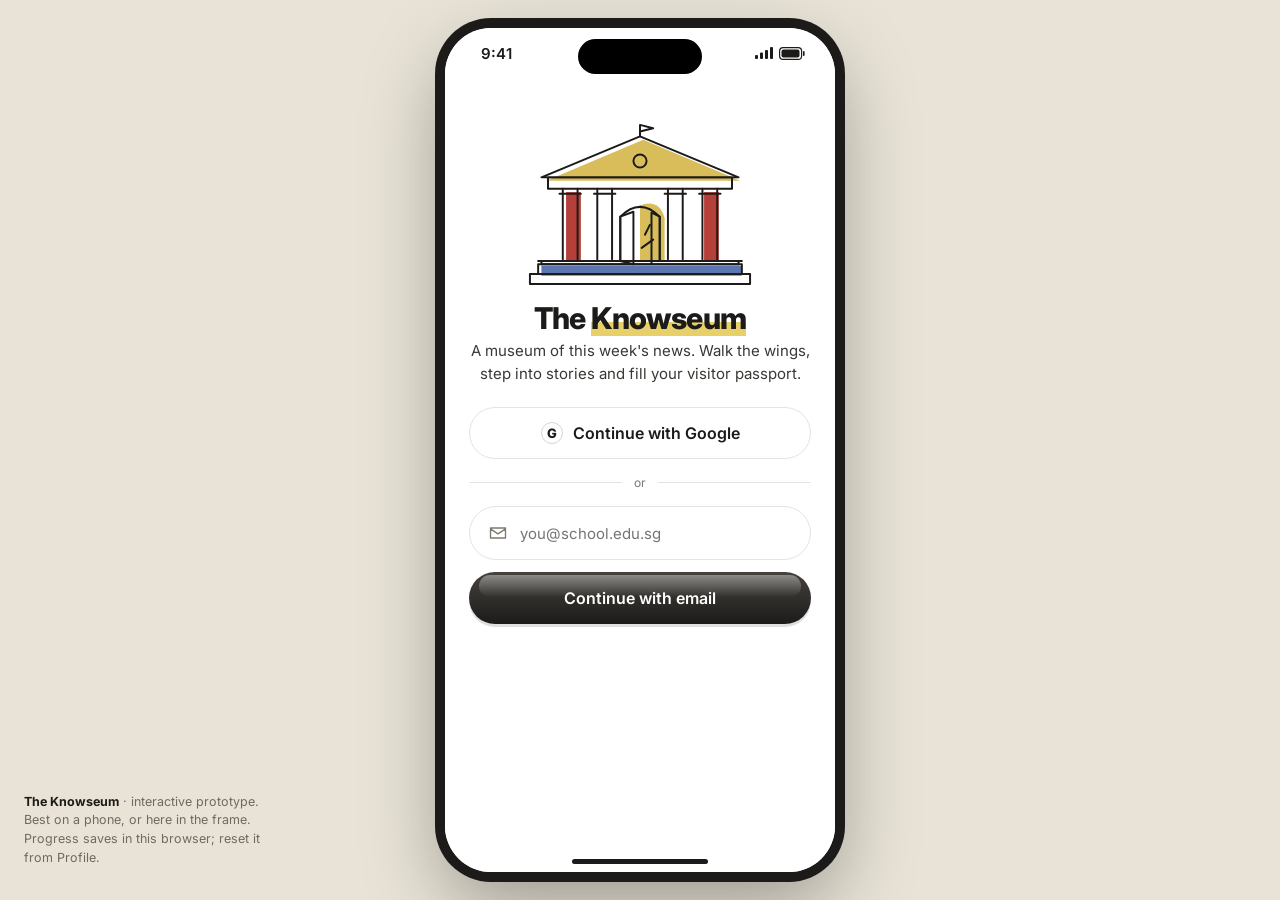
<file: index.html>
<!doctype html>
<html lang="en">
<head>
<meta charset="utf-8">
<meta name="viewport" content="width=device-width, initial-scale=1">
<title>The Knowseum</title>
<meta http-equiv="refresh" content="0; url=app/">
<link rel="canonical" href="app/">
<script>location.replace('app/' + location.search + location.hash);</script>
</head>
<body style="font-family:system-ui,sans-serif;padding:24px">
<p>Opening <a href="app/">The Knowseum</a>…</p>
<p style="color:#777;font-size:14px">Looking for the earlier web build? It's <a href="old/">here</a>.</p>
</body>
</html>
</file>
<file: app/css/app.css>
/* Knowseum — mobile web app
   Look: round-2 Knowseum (Inter, ink, mustard, paper) + iOS patterns,
   with scribble / ASCII / Y2K accents and the Higgsfield Van Gogh badges and travel stamps. */
:root {
  --ink: #1c1b19; --body: #3a3834; --mute: #7d7972; --line: #e6e4de; --grey: #f0efea; --bg: #ffffff;
  --paper: #fbf6e8; --paper-line: #e0d6bd; --paper-ink: #8a7a52;
  --acc: #e7cf6a; --acc-d: #d8bd5a; --green: #2e9a58; --green-t: #e2f4e8; --green-d: #1f6e3f;
  --red: #d6544b; --red-t: #fbe3e0; --blue: #2f86f6; --blue-d: #1a68d8; --in-grey: #e9e9eb;
  --night: #1f2f6b; --wing: #2c7a7b; --wing-t: #d3e8e6;
  --sans: 'Inter', -apple-system, 'SF Pro Text', 'Helvetica Neue', Arial, sans-serif;
  --mono: 'JetBrains Mono', ui-monospace, 'Courier New', monospace;
  --spring: cubic-bezier(.34, 1.56, .64, 1);
  --ease: cubic-bezier(.22, .61, .36, 1);
  color-scheme: light;
}
* { box-sizing: border-box; -webkit-tap-highlight-color: transparent; }
html, body { height: 100%; }
body { margin: 0; background: #e8e3d6; color: var(--ink); font-family: var(--sans); font-size: 15px; overflow: hidden; }
button { font: inherit; color: inherit; background: none; border: 0; padding: 0; cursor: pointer; }
button:focus-visible, [tabindex]:focus-visible, input:focus-visible { outline: 3px solid var(--acc-d); outline-offset: 2px; }
img { max-width: 100%; display: block; }
.mono { font-family: var(--mono); }

/* ---------- device shell: phone frame on desktop, full screen on phones ---------- */
.stage { height: 100%; display: grid; place-items: center; padding: 16px; }
.device { position: relative; width: 390px; height: min(844px, calc(100vh - 32px)); background: var(--bg); border-radius: 46px; overflow: hidden;
  box-shadow: 0 0 0 10px #1c1b19, 0 30px 80px rgba(0,0,0,.35); isolation: isolate; }
.side-note { position: fixed; left: 24px; bottom: 20px; max-width: 260px; font-size: 12.5px; line-height: 1.5; color: #6f6a5f; }
.side-note b { color: var(--ink); }
@media (max-width: 500px) {
  .stage { padding: 0; }
  .device { width: 100%; height: 100%; border-radius: 0; box-shadow: none; }
  .side-note { display: none; }
}
.statusbar { position: absolute; inset: 0 0 auto 0; height: 50px; z-index: 50; display: flex; align-items: center; justify-content: space-between;
  padding: 0 30px 0 36px; font-weight: 600; font-size: 15px; pointer-events: none; }
.statusbar.dark { color: #fff; }
.statusbar .island { position: absolute; left: 50%; top: 11px; width: 124px; height: 35px; margin-left: -62px; background: #000; border-radius: 18px; }
.statusbar .icons { display: flex; gap: 6px; align-items: center; }
@media (max-width: 500px) { .statusbar { display: none; } }

/* ---------- screens + transitions ---------- */
.screen { position: absolute; inset: 0; overflow-y: auto; overflow-x: hidden; background: var(--bg); padding-top: 50px; scrollbar-width: none; }
.screen::-webkit-scrollbar { display: none; }
@media (max-width: 500px) { .screen { padding-top: env(safe-area-inset-top, 0px); } }
.screen.has-tabs { padding-bottom: 96px; }
.enter-fwd { animation: inFwd .42s var(--ease) both; }
.exit-fwd { animation: outFwd .36s var(--ease) both; }
.enter-back { animation: inBack .42s var(--ease) both; }
.exit-back { animation: outBack .36s var(--ease) both; }
.enter-up { animation: inUp .5s var(--ease) both; }
.exit-down { animation: outDown .36s var(--ease) both; }
.enter-fade { animation: fadeIn .35s ease both; }
.exit-fade { animation: fadeOut .3s ease both; }
@keyframes inFwd { from { transform: translateX(100%); } to { transform: none; } }
@keyframes outFwd { to { transform: translateX(-28%); opacity: .4; } }
@keyframes inBack { from { transform: translateX(-28%); opacity: .4; } to { transform: none; opacity: 1; } }
@keyframes outBack { to { transform: translateX(100%); } }
@keyframes inUp { from { transform: translateY(100%); } to { transform: none; } }
@keyframes outDown { to { transform: translateY(100%); } }
@keyframes fadeIn { from { opacity: 0; } }
@keyframes fadeOut { to { opacity: 0; } }

/* ---------- shared pieces ---------- */
.topbar { display: flex; align-items: center; justify-content: space-between; gap: 10px; padding: 12px 16px 6px; min-height: 60px; }
.topbar .ttl { text-align: center; flex: 1; min-width: 0; }
.topbar .ttl b { display: block; font-size: 17px; }
.topbar .ttl span { font-size: 12px; color: var(--mute); }
.round { width: 40px; height: 40px; border-radius: 50%; background: var(--grey); display: grid; place-items: center; flex: none; transition: transform .2s var(--spring); }
.round:active { transform: scale(.88); }
.round.white { background: #fff; box-shadow: 0 2px 6px rgba(0,0,0,.12); }
.spacer40 { width: 40px; flex: none; }
.h1 { font-size: 27px; font-weight: 800; letter-spacing: -.02em; margin: 0; }
.label { font-size: 10.5px; font-weight: 700; letter-spacing: .12em; text-transform: uppercase; color: var(--mute); }
.pad { padding: 0 16px; }
.btn { display: flex; align-items: center; justify-content: center; gap: 10px; width: 100%; height: 52px; border-radius: 26px; font-weight: 600; font-size: 16px;
  transition: transform .18s var(--spring), filter .2s; position: relative; overflow: hidden; }
.btn:active { transform: scale(.96); }
.btn.ink { background: linear-gradient(#46433e, #1c1b19); color: #fff; box-shadow: 0 3px 0 rgba(0,0,0,.12); }
.btn.acc { background: linear-gradient(#f6e49a, #d8bd5a); color: var(--ink); border: 1.4px solid var(--ink); }
.btn.blue { background: linear-gradient(#5aa4ff, #1a68d8); color: #fff; }
.btn.line { background: #fff; border: 1.4px solid var(--line); }
.btn.ink::after, .btn.acc::after, .btn.blue::after { content: ''; position: absolute; left: 10px; right: 10px; top: 3px; height: 42%; border-radius: 20px;
  background: linear-gradient(rgba(255,255,255,.7), rgba(255,255,255,0)); opacity: .55; pointer-events: none; }
.btn[disabled] { opacity: .45; pointer-events: none; }
.chip { display: inline-flex; align-items: center; gap: 6px; height: 34px; padding: 0 14px; border-radius: 17px; background: var(--grey); font-size: 13px; font-weight: 600; }
.chip.on { background: var(--ink); color: #fff; }
.chrome { background: linear-gradient(#fff 0%, #d9dce3 38%, #9ea4b1 52%, #e9ebf0 62%, #b9bec9 100%); border: 1.4px solid var(--ink); }
.holo { background: linear-gradient(135deg, #ffd9f2, #dce3ff 35%, #d2faee 68%, #fff2c2); }
.paper { background: var(--paper); border: 1.2px solid var(--paper-line); border-radius: 18px; position: relative; overflow: hidden; }
.paper::before { content: ''; position: absolute; inset: 0; pointer-events: none; opacity: .9;
  background-image: repeating-radial-gradient(ellipse at 50% -40%, transparent 0 14px, rgba(231,220,192,.55) 14px 15px); }
.paper > * { position: relative; }
.wob { border: 1.6px solid var(--ink); border-radius: 22px 18px 24px 19px / 19px 24px 18px 22px; }
.toast { position: absolute; left: 16px; right: 16px; bottom: 104px; z-index: 80; background: var(--ink); color: #fff; padding: 13px 16px; border-radius: 16px;
  font-size: 13.5px; font-weight: 600; display: flex; gap: 10px; align-items: center; animation: toastIn .4s var(--spring) both; }
.toast.out { animation: fadeOut .3s ease both; }
@keyframes toastIn { from { transform: translateY(20px) scale(.95); opacity: 0; } }
.sparkle { position: absolute; width: 18px; height: 18px; pointer-events: none; animation: twinkle 1.6s ease-in-out infinite; }
@keyframes twinkle { 0%, 100% { transform: scale(.7) rotate(0); opacity: .6; } 50% { transform: scale(1.1) rotate(20deg); opacity: 1; } }
.pop { animation: pop .5s var(--spring) both; }
@keyframes pop { from { transform: scale(.6); opacity: 0; } }
.rise { animation: rise .5s var(--ease) both; }
@keyframes rise { from { transform: translateY(14px); opacity: 0; } }
.stagger > * { animation: rise .5s var(--ease) both; }
.stagger > *:nth-child(2) { animation-delay: .05s; } .stagger > *:nth-child(3) { animation-delay: .1s; } .stagger > *:nth-child(4) { animation-delay: .15s; }
.stagger > *:nth-child(5) { animation-delay: .2s; } .stagger > *:nth-child(6) { animation-delay: .25s; } .stagger > *:nth-child(7) { animation-delay: .3s; }
.ascii { font-family: var(--mono); font-size: 11px; font-weight: 700; color: var(--mute); letter-spacing: .04em; }

/* ---------- tab bar ---------- */
.tabbar { position: absolute; left: 0; right: 0; bottom: 0; height: 88px; background: rgba(255,255,255,.96); border-top: 1px solid var(--line);
  display: grid; grid-template-columns: repeat(4, 1fr); z-index: 40; padding-bottom: env(safe-area-inset-bottom, 0px); backdrop-filter: blur(10px); }
.tabbar button { display: flex; flex-direction: column; align-items: center; gap: 4px; padding-top: 12px; font-size: 11px; color: #a29e96; font-weight: 500; }
.tabbar button.on { color: var(--ink); font-weight: 700; }
.tabbar button.on::after { content: ''; width: 5px; height: 5px; border-radius: 50%; background: var(--acc-d); }
.tabbar svg { transition: transform .25s var(--spring); }
.tabbar button:active svg { transform: scale(.85); }
.home-ind { position: absolute; left: 50%; bottom: 8px; width: 136px; height: 5px; margin-left: -68px; border-radius: 3px; background: var(--ink); z-index: 90; pointer-events: none; }
@media (max-width: 500px) { .home-ind { display: none; } }

/* ---------- onboarding ---------- */
.onb { min-height: 100%; display: flex; flex-direction: column; padding: 24px 24px 40px; }
.facade { width: 230px; margin: 18px auto 6px; animation: float 4s ease-in-out infinite; }
@keyframes float { 50% { transform: translateY(-6px); } }
.brand { text-align: center; font-size: 30px; font-weight: 800; letter-spacing: -.02em; margin: 6px 0 4px; }
.brand em { font-style: normal; background: linear-gradient(transparent 62%, var(--acc) 62%); }
.sub { text-align: center; color: var(--body); line-height: 1.5; margin: 0 0 22px; }
.field { display: flex; align-items: center; gap: 10px; height: 54px; border: 1.4px solid var(--line); border-radius: 27px; padding: 0 18px; background: #fff; transition: border-color .2s; }
.field:focus-within { border-color: var(--ink); }
.field input { flex: 1; min-width: 0; border: 0; outline: 0; font: inherit; font-size: 15px; background: transparent; }
.or { display: flex; align-items: center; gap: 12px; color: var(--mute); font-size: 12px; margin: 16px 0; }
.or::before, .or::after { content: ''; flex: 1; height: 1px; background: var(--line); }
.hint { font-size: 12.5px; color: var(--mute); margin: 8px 6px 0; min-height: 18px; }
.hint.bad { color: var(--red); } .hint.good { color: var(--green); }
.sugg { display: flex; flex-wrap: wrap; gap: 8px; margin-top: 12px; }
.welcome-list { display: grid; gap: 10px; margin: 18px 0 26px; }
.welcome-list div { display: flex; gap: 12px; align-items: center; background: var(--paper); border: 1px solid var(--paper-line); border-radius: 16px; padding: 12px 14px; font-size: 14px; line-height: 1.4; }
.welcome-list .ic { width: 34px; height: 34px; border-radius: 10px; background: #fff; display: grid; place-items: center; flex: none; border: 1px solid var(--paper-line); }

/* ---------- make your look ---------- */
.look-stage { margin: 4px 16px 12px; height: 270px; border-radius: 24px; background: var(--paper); border: 1.2px solid var(--paper-line); display: grid; place-items: end center; position: relative; overflow: hidden; }
.look-stage img { height: 250px; transition: transform .35s var(--spring); }
.look-stage img.bump { animation: bump .45s var(--spring); }
@keyframes bump { 30% { transform: scale(1.06) translateY(-6px); } }
.seg2 { display: grid; grid-template-columns: 1fr 1fr; background: var(--grey); border-radius: 14px; padding: 4px; margin: 0 16px 14px; position: relative; }
.seg2 button { height: 38px; border-radius: 11px; font-weight: 600; font-size: 14px; position: relative; z-index: 1; transition: color .2s; }
.seg2 .knob { position: absolute; top: 4px; bottom: 4px; width: calc(50% - 4px); border-radius: 11px; background: #fff; box-shadow: 0 2px 6px rgba(0,0,0,.1); transition: transform .35s var(--spring); }
.opt-grid { display: grid; grid-template-columns: repeat(3, 1fr); gap: 10px; padding: 0 16px; }
.opt { aspect-ratio: 1; border-radius: 18px; background: var(--grey); display: grid; place-items: end center; overflow: hidden; border: 2px solid transparent; transition: transform .2s var(--spring), border-color .2s; }
.opt img { height: 92%; }
.opt.on { border-color: var(--ink); background: #fff; }
.opt:active { transform: scale(.94); }
.swatches { display: flex; gap: 12px; padding: 4px 16px 0; flex-wrap: wrap; }
.sw { width: 44px; height: 44px; border-radius: 50%; border: 3px solid #fff; box-shadow: 0 0 0 1.5px var(--line); transition: transform .2s var(--spring); }
.sw.on { box-shadow: 0 0 0 2.5px var(--ink); transform: scale(1.08); }

/* ---------- lobby ---------- */
.hello { display: flex; align-items: center; gap: 12px; padding: 14px 16px 6px; }
.hello .av { margin: 0; color: inherit; width: 52px; height: 52px; border-radius: 50%; background: var(--paper); overflow: hidden; display: grid; place-items: end center; border: 1.5px solid var(--ink); flex: none; }
.hello .av img { height: 64px; margin-bottom: -10px; }
.hello b { font-size: 18px; display: block; }
.hello span { font-size: 13px; color: var(--mute); }
.stats { display: flex; gap: 8px; padding: 6px 16px 14px; }
.stat { flex: 1; border-radius: 16px; padding: 10px 12px; background: var(--grey); }
.stat b { font-size: 18px; display: block; } .stat span { font-size: 11.5px; color: var(--mute); }
.stat.streak { background: #fff1e0; } .stat.pts { background: #fbf3d3; }
.wings { display: grid; grid-template-columns: 1fr 1fr; gap: 12px; padding: 0 16px 20px; }
.wingcard { border-radius: 20px; overflow: hidden; background: #fff; border: 1.4px solid var(--line); text-align: left; transition: transform .2s var(--spring), box-shadow .2s; position: relative; }
.wingcard:active { transform: scale(.96); }
.wingcard .art { height: 104px; background-size: cover; background-position: center; position: relative; border-bottom: 4px solid var(--c); }
.wingcard .art::after { content: ''; position: absolute; inset: 7px; border: 3px solid #d4af37; border-radius: 4px; box-shadow: inset 0 0 0 1.5px #6e5410, 0 0 0 1.5px #6e5410; }
.wingcard .txt { padding: 10px 12px 12px; }
.wingcard b { font-size: 14px; display: block; }
.wingcard span { font-size: 11.5px; color: var(--mute); }
.wingcard.locked .art { filter: blur(3px) grayscale(.6); }
.wingcard.locked .lockpill { position: absolute; top: 40px; left: 50%; transform: translateX(-50%); background: var(--ink); color: #fff; font-size: 10.5px; font-weight: 800; letter-spacing: .12em; padding: 6px 10px; border-radius: 12px; z-index: 2; }
.pips { display: flex; gap: 4px; margin-top: 8px; }
.pips i { height: 5px; flex: 1; border-radius: 3px; background: #eceae4; }
.pips i.on { background: var(--c); }

/* ---------- newsworthy wall ---------- */
.gallery { position: relative; background: #efe4d2 repeating-linear-gradient(90deg, transparent 0 5px, #e9dcc6 5px 6px); min-height: 100%; }
.gallery .floor { position: absolute; left: 0; right: 0; bottom: 0; height: 290px; background: #c9a77c repeating-linear-gradient(105deg, transparent 0 78px, #b8956a 78px 80px); border-top: 10px solid #8c6a44; }
.wall-top { position: relative; z-index: 2; display: flex; align-items: center; gap: 10px; padding: 10px 16px; }
.wall-top .ttl { flex: 1; text-align: center; }
.wall-top .ttl b { display: block; font-size: 17px; } .wall-top .ttl span { font-size: 12px; color: var(--body); }
.frame-wrap { position: relative; z-index: 2; height: 210px; display: flex; align-items: center; justify-content: center; }
.spot { position: absolute; top: -40px; width: 300px; height: 300px; background: radial-gradient(ellipse at 50% 0, rgba(255,248,220,.75), transparent 70%); pointer-events: none; }
.gilt { position: relative; padding: 14px; border-radius: 6px; background: linear-gradient(135deg, #f3dc8a, #c9a227 45%, #e9cd6e 70%, #9c7a14); box-shadow: 0 0 0 1.5px #6e5410, 0 16px 26px rgba(0,0,0,.18); }
.gilt img { width: 232px; height: 156px; object-fit: cover; border: 2px solid #5e4708; display: block; }
.gilt .crest { position: absolute; top: -9px; left: 50%; width: 46px; height: 16px; margin-left: -23px; border-radius: 46px 46px 0 0; background: #e3c25d; border: 1.4px solid #6e5410; border-bottom: 0; }
.gilt.main { animation: hang .9s var(--spring) both; transform-origin: 50% -30px; }
@keyframes hang { from { transform: rotate(-4deg) translateY(-12px); opacity: 0; } }
.peek { position: absolute; top: 58px; opacity: .9; }
.peek .gilt { padding: 7px; } .peek img { width: 140px; height: 94px; filter: blur(3px); }
.peek.l { left: -96px; } .peek.r { right: -96px; }
.peek .soon { position: absolute; inset: 0; display: grid; place-items: center; }
.peek .soon span { background: var(--ink); color: #fff; font-size: 9px; font-weight: 800; letter-spacing: .14em; padding: 5px 8px; border-radius: 10px; }
.peek.l .soon { justify-items: end; padding-right: 26px; } .peek.r .soon { justify-items: start; padding-left: 26px; }
.dots { position: relative; z-index: 2; display: flex; justify-content: center; gap: 8px; margin: 2px 0 12px; }
.dots i { width: 9px; height: 7px; border-radius: 4px; background: #b8ab94; } .dots i.on { width: 20px; background: var(--ink); }
.plaque { position: relative; z-index: 2; margin: 0 16px; background: #fff; border-radius: 16px; padding: 14px 16px 12px; box-shadow: 0 8px 22px rgba(0,0,0,.08); }
.plaque .label { color: var(--c); }
.plaque h2 { font-size: 15px; line-height: 1.32; margin: 6px 0 8px; }
.plaque .row { display: flex; justify-content: space-between; align-items: center; font-size: 11.5px; color: var(--mute); }
.plaque .row button { display: flex; gap: 6px; align-items: center; font-weight: 600; color: var(--ink); }
.acts-h { position: relative; z-index: 2; display: flex; justify-content: space-between; align-items: baseline; padding: 18px 18px 10px; }
.acts { position: relative; z-index: 2; display: grid; grid-template-columns: repeat(3, 1fr); gap: 9px; padding: 0 16px 24px; }
.act { position: relative; height: 150px; border-radius: 20px; padding: 14px 12px; text-align: left; display: flex; flex-direction: column; justify-content: flex-end; transition: transform .25s var(--spring); }
.act:active { transform: scale(.94) rotate(-1deg); }
.act b { font-size: 14px; line-height: 1.2; } .act small { font-family: var(--mono); font-size: 10.5px; margin-top: 8px; opacity: .75; }
.act.story { background: linear-gradient(#46433e, #1c1b19); color: #fff; }
.act.story .play { position: absolute; top: 14px; left: 12px; width: 36px; height: 36px; border-radius: 50%; background: rgba(255,255,255,.14); display: grid; place-items: center; }
.act.persp { background: #fff; border: 1.6px solid var(--ink); }
.act.persp .bub { position: absolute; top: 16px; left: 12px; right: 12px; height: 48px; }
.act.persp .bub i { position: absolute; border-radius: 11px; height: 22px; }
.act.quiz { background: linear-gradient(#f6e49a, #d8bd5a); border: 1.6px solid var(--ink); }
.act.quiz .q { position: absolute; top: 4px; left: 14px; font-size: 52px; font-weight: 800; }
.tick-badge { position: absolute; top: -6px; right: -6px; width: 26px; height: 26px; border-radius: 50%; background: linear-gradient(#4cc07a, #22834a); border: 1.5px solid var(--ink); display: grid; place-items: center; animation: pop .5s var(--spring) both; }
.lvpips { display: flex; gap: 3px; margin-top: 6px; } .lvpips i { width: 12px; height: 5px; border-radius: 3px; border: 1px solid var(--ink); background: #fff; } .lvpips i.on { background: var(--ink); }
.newtip { position: relative; z-index: 3; margin: -8px 16px 18px auto; width: fit-content; background: var(--ink); color: #fff; font-size: 12.5px; font-weight: 600; border-radius: 16px; padding: 8px 10px 8px 12px; display: flex; gap: 8px; align-items: center; animation: pop .5s .4s var(--spring) both; }
.newtip::before { content: ''; position: absolute; top: -7px; right: 126px; border: 8px solid transparent; border-bottom-color: var(--ink); border-top: 0; }

/* ---------- story player ---------- */
.player { position: absolute; inset: 0; background: #111; padding: 0 !important; overflow: hidden; }
.player img { position: absolute; inset: 0; width: 100%; height: 100%; object-fit: cover; object-position: top; }
.player img.in { animation: storyIn .35s var(--ease) both; }
@keyframes storyIn { from { opacity: 0; transform: scale(1.02); } }

/* ---------- perspectives (Messages) ---------- */
.msgs { background: #fff; }
.msgs .nav { position: sticky; top: 0; z-index: 5; background: rgba(249,249,249,.96); backdrop-filter: blur(12px); border-bottom: .5px solid #c6c6c8; padding: 8px 10px 8px; display: grid; grid-template-columns: 70px 1fr 70px; align-items: center; }
.msgs .nav .back { color: var(--blue); display: flex; align-items: center; gap: 2px; font-size: 17px; }
.msgs .nav .who { text-align: center; }
.stack { display: flex; justify-content: center; margin-bottom: 4px; }
.av { width: 31px; height: 31px; border-radius: 50%; display: grid; place-items: center; color: #fff; font-weight: 700; font-size: 11.5px; border: 2px solid #f9f9f9; margin: 0 -5px; flex: none; position: relative; }
.msgs .who b { font-size: 12.5px; font-weight: 600; } .msgs .who span { display: block; font-size: 10.5px; color: #8e8e93; }
.msgs .count { justify-self: end; font-family: var(--mono); font-size: 11px; font-weight: 700; border: 1px solid var(--line); border-radius: 12px; padding: 4px 10px; background: #fff; }
.thread { padding: 10px 12px 160px; display: flex; flex-direction: column; }
.tstamp { text-align: center; font-size: 11.5px; color: #8e8e93; margin: 6px 0 10px; }
.from { font-size: 11.5px; color: #8e8e93; margin: 12px 0 4px 46px; } .from b { color: var(--body); margin-right: 6px; }
.row-in { display: flex; align-items: flex-end; gap: 8px; margin-bottom: 3px; }
.row-in .av { margin: 0; width: 30px; height: 30px; visibility: hidden; }
.row-in.last .av { visibility: visible; }
.bubble { max-width: 252px; padding: 8px 13px; border-radius: 18px; font-size: 15.5px; line-height: 1.33; animation: bubbleIn .42s var(--spring) both; transform-origin: bottom left; }
.bubble.in { background: var(--in-grey); color: #000; }
.bubble.out { background: linear-gradient(#5aa4ff, #1a68d8); color: #fff; align-self: flex-end; transform-origin: bottom right; margin-bottom: 3px; }
@keyframes bubbleIn { from { transform: scale(.4); opacity: 0; } }
.typing { display: inline-flex; gap: 5px; padding: 12px 16px; border-radius: 19px; background: var(--in-grey); animation: bubbleIn .3s var(--spring) both; }
.typing i { width: 8px; height: 8px; border-radius: 50%; background: #8e8e93; animation: dot 1s infinite; }
.typing i:nth-child(2) { animation-delay: .15s; } .typing i:nth-child(3) { animation-delay: .3s; }
@keyframes dot { 0%, 60%, 100% { transform: translateY(0); opacity: .45; } 30% { transform: translateY(-4px); opacity: 1; } }
.divider { text-align: center; margin: 18px 0 12px; animation: rise .5s var(--ease) both; }
.divider b { display: inline-block; font-size: 15px; margin-top: 8px; padding-bottom: 4px; background: linear-gradient(transparent 80%, var(--acc) 80%); }
.delivered { align-self: flex-end; font-size: 11.5px; color: #8e8e93; font-weight: 600; margin: 2px 4px 0; animation: fadeIn .4s .2s both; }
.msgbar { position: absolute; left: 0; right: 0; bottom: 0; z-index: 6; background: rgba(249,249,249,.97); border-top: .5px solid #c6c6c8; padding: 10px 16px 30px; }
.voices { display: grid; grid-template-columns: repeat(4, 1fr); gap: 6px; margin-bottom: 10px; }
.voices i { height: 4px; border-radius: 2px; background: #deddd8; transition: background .4s; }
.compose { display: flex; align-items: center; gap: 10px; height: 42px; border: 1px solid #d1d1d6; border-radius: 21px; padding: 0 6px 0 16px; background: #fff; color: #8e8e93; font-size: 13.5px; }
.compose .send { margin-left: auto; width: 30px; height: 30px; border-radius: 50%; background: linear-gradient(#5aa4ff, #1a68d8); display: grid; place-items: center; }

/* ---------- sheets ---------- */
.scrim { position: absolute; inset: 0; z-index: 60; background: rgba(0,0,0,.42); animation: fadeIn .3s both; }
.sheet { position: absolute; left: 0; right: 0; bottom: 0; z-index: 61; background: #fff; border-radius: 30px 30px 0 0; padding: 10px 16px 34px; animation: inUp .5s var(--spring) both; max-height: 92%; overflow-y: auto; }
.sheet.paperish { background: var(--paper); }
.sheet .grab { width: 36px; height: 5px; border-radius: 3px; background: #d1d1d6; margin: 0 auto 10px; }
.sheet.closing { animation: outDown .3s var(--ease) both; }
.scrim.closing { animation: fadeOut .3s both; }
.lvl { display: flex; align-items: center; gap: 12px; width: 100%; text-align: left; padding: 14px 16px; border-radius: 22px 18px 24px 19px / 19px 24px 18px 22px; border: 1.6px solid var(--ink); margin-bottom: 12px; transition: transform .2s var(--spring); }
.lvl:active { transform: scale(.97); }
.lvl .meta { flex: 1; } .lvl b { font-size: 22px; font-weight: 800; display: block; margin: 4px 0 2px; } .lvl small { font-size: 13px; color: var(--body); }
.lvl .best { text-align: right; } .lvl .best span { font-size: 10px; letter-spacing: .12em; font-weight: 700; color: var(--mute); display: block; } .lvl .best strong { font-size: 24px; }
.stars { display: inline-flex; gap: 3px; vertical-align: middle; }
.stars svg { width: 16px; height: 16px; }

/* ---------- quiz ---------- */
.qscreen { background: #f6f5f1 radial-gradient(#e3e0d8 1px, transparent 1.2px) 0 0 / 18px 18px; padding-bottom: 260px; }
.qtop { display: flex; align-items: center; justify-content: space-between; padding: 12px 16px 0; gap: 8px; }
.lvpill { display: inline-flex; align-items: center; gap: 8px; height: 36px; padding: 0 14px; border-radius: 18px; border: 1.4px solid var(--ink); background: #fff; font-weight: 700; font-size: 14px; }
.scorepill { display: inline-flex; align-items: center; gap: 6px; height: 36px; padding: 0 14px; border-radius: 18px; font-weight: 800; font-size: 14px; }
.scorepill.bump { animation: bump .5s var(--spring); }
.segs { display: grid; grid-template-columns: repeat(5, 1fr); gap: 6px; padding: 16px 16px 8px; }
.segs i { height: 6px; border-radius: 3px; background: #e4e2dc; transition: background .4s; } .segs i.cur { background: var(--ink); } .segs i.ok { background: var(--green); } .segs i.no { background: var(--red); }
.qmeta { display: flex; justify-content: space-between; padding: 0 16px 10px; }
.qcard { margin: 0 16px 14px; background: #fff; padding: 18px 20px 20px; box-shadow: 0 8px 20px rgba(0,0,0,.06); animation: rise .45s var(--ease) both; }
.qcard .k { font-family: var(--mono); font-size: 10.5px; font-weight: 700; color: var(--wing); }
.qcard h2 { font-size: 20px; line-height: 1.3; margin: 10px 0 0; }
.opts { display: grid; gap: 9px; padding: 0 16px; }
.opt-btn { display: flex; align-items: center; gap: 12px; min-height: 56px; padding: 10px 14px; border-radius: 18px; background: #fff; border: 1.2px solid #dad7d0; text-align: left; font-weight: 500; font-size: 15px; line-height: 1.32;
  box-shadow: 0 2px 0 rgba(0,0,0,.04); transition: transform .2s var(--spring), opacity .3s, background .3s, border-color .3s; animation: rise .45s var(--ease) both; position: relative; }
.opt-btn:nth-child(2) { animation-delay: .05s; } .opt-btn:nth-child(3) { animation-delay: .1s; } .opt-btn:nth-child(4) { animation-delay: .15s; }
.opt-btn:active { transform: scale(.97); }
.opt-btn .L { width: 30px; height: 30px; border-radius: 50%; background: var(--grey); display: grid; place-items: center; font-weight: 800; font-size: 14px; flex: none; transition: background .3s, color .3s; }
.opt-btn .mark { margin-left: auto; width: 26px; height: 26px; flex: none; }
.opt-btn.right { background: var(--green-t); border: 2px solid var(--green); font-weight: 600; }
.opt-btn.right .L { background: var(--green); color: #fff; }
.opt-btn.wrong { background: var(--red-t); border: 2px solid var(--red); animation: shake .5s ease both; }
.opt-btn.wrong .L { background: var(--red); color: #fff; }
.opt-btn.dim { opacity: .42; }
.opts.locked .opt-btn { pointer-events: none; }
@keyframes shake { 15%, 45%, 75% { transform: translateX(-7px); } 30%, 60%, 90% { transform: translateX(7px); } }
.ring { position: absolute; left: -4px; top: -7px; width: calc(100% + 8px); height: calc(100% + 14px); pointer-events: none; overflow: visible; }
.draw path { stroke-dasharray: 600; stroke-dashoffset: 600; animation: draw .6s .1s ease forwards; }
@keyframes draw { to { stroke-dashoffset: 0; } }
.feedback { position: absolute; left: 0; right: 0; bottom: 0; z-index: 30; background: #fff; border-radius: 28px 28px 0 0; padding: 18px 20px 30px; box-shadow: 0 -6px 24px rgba(0,0,0,.08); animation: inUp .45s var(--spring) both; }
.feedback .verdict { display: flex; align-items: center; gap: 12px; }
.feedback .verdict .badge { width: 42px; height: 42px; border-radius: 50%; display: grid; place-items: center; }
.feedback .verdict b { font-size: 22px; font-weight: 800; flex: 1; }
.feedback .pts { font-size: 13px; font-weight: 800; padding: 6px 12px; border-radius: 14px; color: #fff; background: linear-gradient(#4cc07a, #22834a); border: 1.2px solid var(--ink); }
.feedback p { font-size: 14.5px; line-height: 1.45; color: var(--body); margin: 6px 0 16px; }

/* ---------- results / rewards ---------- */
.res-card { margin: 8px 16px 14px; padding: 18px 16px 14px; text-align: center; box-shadow: 0 10px 26px rgba(0,0,0,.08); position: relative; }
.big { font-size: 84px; font-weight: 800; letter-spacing: -.04em; line-height: 1; margin: 12px 0 10px; }
.ptspill { display: inline-block; padding: 7px 18px; border-radius: 17px; font-weight: 800; }
.qlist { margin: 0 16px 16px; background: #fff; border: 1px solid var(--line); border-radius: 18px; }
.qlist div { display: flex; gap: 12px; align-items: center; padding: 11px 14px; font-size: 13.5px; border-top: 1px solid var(--line); }
.qlist div:first-child { border-top: 0; }
.qlist span { white-space: nowrap; overflow: hidden; text-overflow: ellipsis; min-width: 0; }
.reward { min-height: 100%; background: radial-gradient(circle at 50% 36%, #fff6d6, #e7e2ff 30%, transparent 60%), linear-gradient(135deg, #ffd9f2, #dce3ff 35%, #d2faee 68%, #fff2c2); padding-bottom: 30px; }
.reveal { position: relative; height: 330px; display: grid; place-items: center; }
.reveal .burst { position: absolute; width: 330px; height: 330px; }
.reveal .burst path { stroke-dasharray: 80; stroke-dashoffset: 80; animation: draw .5s .45s ease forwards; }
.reveal .hero { width: 250px; position: relative; z-index: 2; animation: thump .7s .15s cubic-bezier(.2, 1.4, .4, 1) both; }
@keyframes thump { 0% { transform: scale(1.9) rotate(-14deg); opacity: 0; } 55% { transform: scale(.94) rotate(2deg); opacity: 1; } 100% { transform: none; } }
.reveal .hero.spin { animation: spinIn 1s .15s var(--spring) both; }
@keyframes spinIn { from { transform: scale(.2) rotate(-200deg); opacity: 0; } }
.unlock-list { margin: 0 16px; background: #fff; padding: 14px 16px; }
.unlock-list .it { display: flex; gap: 12px; align-items: center; padding: 8px 0; border-top: 1px solid var(--line); }
.unlock-list .it:first-of-type { border-top: 0; }
.unlock-list .it img, .unlock-list .it .ph { width: 52px; height: 52px; border-radius: 14px; background: var(--grey); object-fit: contain; flex: none; display: grid; place-items: center; }
.unlock-list .it b { display: block; font-size: 15px; } .unlock-list .it small { font-size: 12px; color: var(--body); }
.unlock-list .it.locked { opacity: .5; }

/* ---------- passport ---------- */
.bearer { margin: 0 16px; padding: 14px; display: flex; gap: 14px; align-items: center; }
.bearer .photo { width: 56px; height: 68px; border-radius: 6px; border: 1.3px solid var(--ink); background: #f0e6cc; overflow: hidden; display: grid; place-items: end center; flex: none; }
.bearer .photo img { height: 80px; margin-bottom: -14px; }
.bearer b { font-size: 17px; display: block; } .bearer small { font-size: 12px; color: var(--paper-ink); display: block; margin-top: 2px; }
.bearer .pts { margin-left: auto; text-align: center; border-radius: 14px; padding: 8px 12px; }
.bearer .pts b { font-size: 17px; } .bearer .pts span { font-family: var(--mono); font-size: 9.5px; font-weight: 700; }
.sec-h { display: flex; justify-content: space-between; align-items: baseline; padding: 20px 16px 10px; }
.sec-h h3 { margin: 0; font-size: 19px; font-weight: 800; } .sec-h h3 small { font-size: 13px; color: var(--mute); font-weight: 600; margin-left: 6px; }
.sec-h button { font-size: 13.5px; font-weight: 600; display: flex; align-items: center; gap: 2px; }
.strip { margin: 0 16px; height: 168px; display: flex; align-items: center; justify-content: center; }
.strip img { width: 120px; margin: 0 -8px; filter: drop-shadow(0 2px 0 rgba(0,0,0,.05)); }
.strip .empty { color: var(--paper-ink); font-size: 13px; text-align: center; padding: 0 30px; line-height: 1.5; }
.brow { margin: 0 16px 10px; background: #fff; border: 1px solid var(--line); border-radius: 18px; padding: 12px 14px; }
.brow .h { display: flex; gap: 8px; align-items: center; font-size: 13px; font-weight: 700; margin-bottom: 10px; }
.brow .imgs { display: flex; justify-content: space-between; }
.brow .imgs img { width: 54px; height: 54px; flex: none; transition: transform .25s var(--spring); }
.wingchips { display: flex; gap: 8px; overflow-x: auto; padding: 4px 16px 14px; scrollbar-width: none; }
.wingchips::-webkit-scrollbar { display: none; }
.wingchips button { flex: none; height: 34px; padding: 0 14px; border-radius: 17px; border: 1px solid var(--line); background: #fff; font-size: 12.5px; font-weight: 600; display: flex; gap: 10px; align-items: center; transition: background .25s, color .25s; }
.wingchips button.on { background: var(--ink); color: #fff; border-color: var(--ink); }
.wingchips .n { font-family: var(--mono); font-size: 10.5px; font-weight: 700; opacity: .7; }
.wingchips button.on .n { color: var(--acc); opacity: 1; }
.page { margin: 0 16px; min-height: 560px; padding-bottom: 20px; }
.page .ph { display: flex; justify-content: space-between; padding: 16px 18px 12px; border-bottom: 1px solid var(--paper-line); }
.page .ph .label { color: var(--paper-ink); } .page .ph b { font-size: 12px; }
.slot { position: relative; height: 170px; display: flex; align-items: center; gap: 12px; padding: 0 18px; }
.slot.rev { flex-direction: row-reverse; text-align: right; }
.slot .st { width: 168px; flex: none; transition: transform .3s var(--spring); }
.slot .st:active { transform: scale(.95); }
.slot .st.new { animation: thump .7s cubic-bezier(.2, 1.4, .4, 1) both; }
.slot .cap b { display: block; font-size: 14px; font-weight: 800; } .slot .cap small { font-family: var(--mono); font-size: 11px; font-weight: 700; color: var(--paper-ink); }
.slot .cap i { display: block; width: 46px; height: 4px; border-radius: 2px; margin-top: 6px; }
.slot.rev .cap i { margin-left: auto; }
.slot .emptyslot { width: 150px; height: 140px; border: 1.8px dashed #cbbf9f; border-radius: 22px; display: grid; place-items: center; text-align: center; color: #a99c78; font-size: 12px; padding: 10px; flex: none; }
.slot .emptyslot b { display: block; font-size: 14px; }
.bcard { margin: 0 16px 14px; padding: 16px; }
.bcard .h { display: flex; align-items: center; gap: 10px; } .bcard .h b { font-size: 16px; font-weight: 800; flex: 1; } .bcard .h span { font-size: 13px; font-weight: 700; color: var(--paper-ink); }
.prog { height: 8px; border-radius: 4px; background: #ece4cf; margin: 12px 0 8px; overflow: hidden; }
.prog i { display: block; height: 100%; background: var(--acc-d); border-radius: 4px; width: 0; transition: width 1s var(--ease); }
.bgrid { display: grid; grid-template-columns: repeat(3, 1fr); gap: 6px; margin-top: 12px; }
.btile { text-align: center; position: relative; }
.btile .imgw { display: block; width: 78px; height: 78px; margin: 0 auto; position: relative; transition: transform .25s var(--spring); }
.btile:active .imgw { transform: scale(.92); }
.btile img { width: 100%; height: 100%; }
.btile b { display: block; font-size: 12px; margin-top: 4px; } .btile small { font-size: 10.5px; color: var(--mute); }
.btile.lock b { color: var(--mute); }
.btile .lk { position: absolute; left: 50%; top: 50%; width: 24px; height: 24px; margin: -12px 0 0 -12px; border-radius: 50%; background: #fff; border: 1px solid var(--line); display: grid; place-items: center; }
.btile .ringp { position: absolute; inset: -5px; }
.blist .it { width: 100%; text-align: left; display: flex; align-items: center; gap: 10px; padding: 6px 0; font-size: 13px; }
.blist img { width: 28px; height: 28px; } .blist b { font-size: 13px; } .blist span { color: var(--mute); font-size: 11.5px; }
.blist .it.lock b { color: var(--mute); }
.newtag { position: absolute; top: -4px; right: -2px; background: var(--ink); color: #fff; font-size: 9.5px; font-weight: 800; letter-spacing: .1em; padding: 4px 7px; border-radius: 9px; }

/* ---------- unlock overlay ---------- */
.night { position: absolute; inset: 0; z-index: 70; background: var(--night); color: #fff; overflow: hidden; animation: fadeIn .4s both; text-align: center; padding-top: 70px; }
.night canvas { position: absolute; inset: 0; width: 100%; height: 100%; }
.night > *:not(canvas) { position: relative; }
.night .hero { width: 250px; margin: 20px auto 6px; animation: spinIn 1.1s .2s var(--spring) both; }
.night h2 { font-size: 32px; margin: 10px 0 2px; } .night .s { color: #f6e49a; font-weight: 600; }
.night p { color: #d9def2; padding: 0 44px; line-height: 1.45; }
.night .btns { position: absolute; left: 16px; right: 16px; bottom: 36px; display: grid; grid-template-columns: 1fr 1fr; gap: 10px; }
.night .btn.line { background: transparent; color: #fff; border-color: #fff; }

/* ---------- map ---------- */
.mapwrap { position: relative; margin: 6px 16px 0; touch-action: none; }
.mapwrap .mapimg { width: 100%; border-radius: 16px; display: block; }
.me { position: absolute; width: 32px; transform: translate(-50%, -92%); transition: left .08s linear, top .08s linear; pointer-events: none; z-index: 2; }
.me img { width: 100%; filter: drop-shadow(0 4px 3px rgba(0,0,0,.25)); }
.me::after { content: ''; position: absolute; left: 8px; right: 8px; bottom: -2px; height: 8px; border-radius: 50%; background: rgba(0,0,0,.18); z-index: -1; }
.roomhit { position: absolute; border-radius: 6px; }
.roomhit.near { box-shadow: 0 0 0 3px var(--acc-d); animation: pulse 1.2s infinite; }
@keyframes pulse { 50% { box-shadow: 0 0 0 7px rgba(216,189,90,.35); } }
.joy { width: 132px; height: 132px; border-radius: 50%; margin: 22px auto 10px; background: radial-gradient(#fff 55%, #f0efea); border: 1.4px solid var(--line); position: relative; touch-action: none; box-shadow: inset 0 2px 6px rgba(0,0,0,.06); }
.joy .knob { position: absolute; left: 50%; top: 50%; width: 56px; height: 56px; margin: -28px 0 0 -28px; border-radius: 50%; background: linear-gradient(#46433e, #1c1b19); box-shadow: 0 4px 10px rgba(0,0,0,.25); }
.enterbar { margin: 0 16px; min-height: 52px; }

/* ---------- profile ---------- */
.prof { text-align: center; padding-top: 10px; }
.prof .bigav { width: 150px; height: 150px; border-radius: 50%; margin: 6px auto 10px; background: var(--paper); border: 2px solid var(--ink); overflow: hidden; display: grid; place-items: end center; }
.prof .bigav img { height: 180px; margin-bottom: -30px; }
.statgrid { display: grid; grid-template-columns: 1fr 1fr; gap: 10px; padding: 16px; }
.statgrid div { background: var(--paper); border: 1px solid var(--paper-line); border-radius: 16px; padding: 14px; text-align: left; }
.statgrid b { font-size: 22px; display: block; } .statgrid span { font-size: 12px; color: var(--paper-ink); }
.menu { margin: 0 16px; background: #fff; border: 1px solid var(--line); border-radius: 18px; overflow: hidden; }
.menu button { display: flex; align-items: center; gap: 12px; width: 100%; padding: 15px 16px; border-top: 1px solid var(--line); text-align: left; font-weight: 600; font-size: 14.5px; }
.menu button:first-child { border-top: 0; }
.menu button small { margin-left: auto; color: var(--mute); font-weight: 500; font-size: 12.5px; }
.menu button.danger { color: var(--red); }

@media (prefers-reduced-motion: reduce) {
  *, *::before, *::after { animation-duration: .01ms !important; animation-delay: 0ms !important; transition-duration: .01ms !important; }
}

/* screens with a pinned bottom bar scroll an inner layer instead */
.screen.noscroll { overflow: hidden; }
.screen.noscroll > .inner { position: absolute; inset: 0; overflow-y: auto; scrollbar-width: none; padding-top: inherit; }
.screen.noscroll > .inner::-webkit-scrollbar { display: none; }

/* ---------- make your look: tabs + tiles (Figma round 3) ---------- */
.savepill { height: 36px; padding: 0 16px; border-radius: 18px; background: var(--ink); color: #fff; font-weight: 700; font-size: 14px; }
.savepill:active { transform: scale(.95); }
.look-stage { height: 250px; }
.look-stage img { height: 236px; }
.look-stage .round { position: absolute; bottom: 12px; box-shadow: 0 2px 8px rgba(0,0,0,.12); }
.look-stage .lsh { left: 12px; } .look-stage .lpal { right: 12px; }
.ltabs { display: flex; gap: 2px; margin: 0 16px; border-bottom: 1.2px solid var(--line); }
.ltabs button { flex: 1; height: 42px; font-weight: 600; font-size: 14px; color: var(--mute); position: relative; display: inline-flex; align-items: center; justify-content: center; gap: 4px; }
.ltabs button.on { color: var(--ink); }
.ltabs button.on::after { content: ''; position: absolute; left: 18%; right: 18%; bottom: -2px; height: 6px;
  background: url("data:image/svg+xml,%3Csvg xmlns='http://www.w3.org/2000/svg' viewBox='0 0 60 6' preserveAspectRatio='none'%3E%3Cpath d='M1 4 Q15 1 30 3.5 T59 2.5' fill='none' stroke='%23d8bd5a' stroke-width='2.6' stroke-linecap='round'/%3E%3C/svg%3E") center/100% 100% no-repeat;
  animation: fadeIn .25s both; }
.lbody { padding: 16px 16px 0; animation: rise .3s var(--ease) both; }
.lgrid { display: grid; grid-template-columns: repeat(3, 1fr); gap: 10px; }
.ltile { position: relative; display: flex; flex-direction: column; align-items: center; gap: 2px; padding: 8px 6px 10px; border-radius: 16px; background: #fff;
  border: 1.4px solid var(--line); text-align: center; transform: rotate(var(--r, 0deg)); transition: transform .2s var(--spring), border-color .2s; }
.ltile:active { transform: scale(.95) rotate(var(--r, 0deg)); }
.ltile .art { width: 100%; aspect-ratio: 1; display: grid; place-items: center; border-radius: 12px; background: var(--paper); overflow: hidden; position: relative; }
.ltile .art svg { width: 82%; height: 82%; }
.ltile .art img { width: 100%; height: 100%; object-fit: cover; object-position: center 20%; }
.ltile b { font-size: 12.5px; line-height: 1.2; margin-top: 4px; }
.ltile small { font-size: 10.5px; color: var(--mute); line-height: 1.25; display: flex; flex-direction: column; align-items: center; gap: 3px; }
.ltile.sel { border: 2.2px solid var(--ink); background: #fffbea; }
.ltile.sel .art { background: #f6e9b0; }
.ltile.locked .art, .ltile.progress .art, .ltile.mystery .art { background: var(--grey); }
.ltile.locked b, .ltile.mystery b { color: var(--mute); }
.ltile .tc { position: absolute; top: 6px; right: 6px; width: 22px; height: 22px; border-radius: 50%; display: grid; place-items: center; background: #fff; box-shadow: 0 0 0 1.2px var(--line); }
.ltile .tc.sel { background: var(--ink); box-shadow: none; animation: pop .3s var(--spring); }
.ltile .tc.ok { background: var(--green); box-shadow: none; }
.ltile .myst { position: absolute; inset: 0; display: grid; place-items: center; font: 800 34px var(--mono); color: #b9b4aa; }
.minibar { width: 56px; height: 4px; border-radius: 2px; background: var(--line); overflow: hidden; display: block; }
.minibar i, .fbar em { display: block; height: 100%; background: var(--acc-d); border-radius: inherit; }
.colrow { display: flex; align-items: center; gap: 10px; margin-top: 16px; }
.colrow .label { margin-right: auto; }
.colrow .sw { width: 34px; height: 34px; }
.lnote { color: var(--mute); font-size: 13px; margin: 12px 0 0; }
.streakcard { background: var(--paper); border: 1.2px solid var(--paper-line); border-radius: 18px; padding: 14px 16px 26px; margin-bottom: 14px; }
.streakcard .top { display: flex; align-items: center; gap: 6px; }
.streakcard .top span { margin-left: auto; font-size: 12px; color: var(--paper-ink); }
.streakcard .track { position: relative; height: 4px; background: var(--paper-line); border-radius: 2px; margin: 18px 10px 0; }
.streakcard .track > i { position: absolute; left: 0; top: 0; bottom: 0; background: var(--red); border-radius: 2px; transition: width .6s var(--ease); }
.streakcard .dot { position: absolute; top: 50%; width: 12px; height: 12px; margin: -6px 0 0 -6px; border-radius: 50%; background: #fff; border: 2px solid var(--paper-line); }
.streakcard .dot.on { background: var(--red); border-color: var(--red); }
.streakcard .dot.next { border-color: var(--red); animation: pulse 1.6s infinite; }
.streakcard .dot em { position: absolute; top: 14px; left: 50%; transform: translateX(-50%); font: 600 9.5px var(--mono); color: var(--paper-ink); font-style: normal; }

/* ---------- isometric lobby + rooms ---------- */
.iso { position: relative; margin: 8px 0 6px; background: #f6f1e3; }
.iso > img { width: 100%; }
.door { position: absolute; width: 36px; height: 36px; margin: -18px 0 0 -18px; z-index: 3; }
.door .dotp { position: absolute; left: 11px; top: 11px; }
.door .dl { position: absolute; top: 7px; }
.door.L .dl { right: 26px; } .door.R .dl { left: 26px; }
.door .dl, .hot .dl { background: #fff; border: 1.4px solid var(--ink); border-radius: 12px; padding: 3px 8px; font-size: 11px; font-weight: 700; white-space: nowrap; box-shadow: 2px 2px 0 var(--ink); }
.door .dotp { width: 14px; height: 14px; border-radius: 50%; background: var(--c); border: 2px solid #fff; box-shadow: 0 0 0 1.4px var(--ink); animation: pulseC 1.8s infinite; }
@keyframes pulseC { 50% { box-shadow: 0 0 0 1.4px var(--ink), 0 0 0 7px rgba(231,207,106,.45); } }
.door:active .dl, .door.picked .dl { background: var(--acc); }
.door.picked { animation: pop .3s var(--spring); }
.walker { position: absolute; transform: translate(-50%, -97%); z-index: 2; pointer-events: none; transition: left .75s var(--ease), top .75s var(--ease), opacity .2s; }
.walker img { width: 100%; filter: drop-shadow(0 3px 2px rgba(0,0,0,.25)); }
.walker::after { content: ''; position: absolute; left: 14%; right: 14%; bottom: 0; height: 9%; border-radius: 50%; background: rgba(0,0,0,.16); z-index: -1; }
.walker.walking img { animation: bob .25s ease-in-out infinite; }
@keyframes bob { 50% { transform: translateY(-3px) rotate(2deg); } }
.walker.gone { opacity: 0; }
.hot { position: absolute; transform: translate(-50%, -50%); z-index: 3; display: grid; place-items: center; }
.hot .hring { width: 26px; height: 26px; border-radius: 50%; border: 2.5px solid #fff; background: rgba(231,207,106,.9); box-shadow: 0 0 0 1.5px var(--ink); animation: pulseC 1.6s infinite; }
.hot .dl { position: absolute; bottom: 30px; }
.hot .dl.on { background: var(--acc); }
.hot.static { pointer-events: none; } .hot.static .dl:empty { display: none; }
.wrows { display: flex; flex-direction: column; gap: 8px; padding: 10px 16px 30px; }
.wrow { display: flex; align-items: center; gap: 12px; text-align: left; padding: 10px 12px; border-radius: 16px; background: var(--t); border: 1.2px solid transparent; transition: transform .15s; }
.wrow:active { transform: scale(.98); }
.wrow .sw2 { width: 38px; height: 38px; border-radius: 12px; background: var(--c); display: grid; place-items: center; flex: none; }
.wrow .sw2 i { width: 14px; height: 18px; border-radius: 7px 7px 2px 2px; background: rgba(255,255,255,.75); }
.wrow .tx { flex: 1; min-width: 0; display: flex; flex-direction: column; }
.wrow .tx b { font-size: 14.5px; }
.wrow .tx small { color: var(--body); font-size: 12px; white-space: nowrap; overflow: hidden; text-overflow: ellipsis; }
.wrow .pips { display: flex; gap: 3px; } .wrow .pips i { width: 6px; height: 6px; border-radius: 50%; background: rgba(0,0,0,.15); } .wrow .pips i.on { background: var(--c); }
.wrow .tq { font: 700 10px var(--mono); padding: 3px 7px; border-radius: 8px; background: #fff; } .wrow .tq.done { background: var(--green); color: #fff; }
.tipcard { margin: 6px 16px 10px; padding: 14px 16px; border-radius: 18px; background: var(--ink); color: #fff; }
.tipcard .h { display: flex; align-items: center; gap: 8px; }
.tipcard .h .ic { width: 30px; height: 30px; border-radius: 10px; background: var(--acc); display: grid; place-items: center; }
.tipcard .h b { flex: 1; } .tipcard .h button { opacity: .7; padding: 4px; }
.tipcard p { margin: 8px 0 10px; color: #d9d6cf; font-size: 13.5px; line-height: 1.45; }
.tipcard .hide { font-size: 13px; font-weight: 600; color: var(--acc); }
.wallcard { display: flex; gap: 12px; align-items: center; width: calc(100% - 32px); margin: 6px 16px 12px; padding: 10px; border-radius: 18px; background: var(--t); text-align: left; transition: transform .15s; }
.wallcard:active { transform: scale(.98); }
.wallcard .thumb { width: 84px; height: 84px; border-radius: 12px; overflow: hidden; flex: none; background: #fff; border: 3px solid #c9a55a; }
.wallcard .thumb img { width: 100%; height: 100%; object-fit: cover; }
.qthumb { width: 100%; height: 100%; display: grid; place-items: center; align-content: center; font: 800 32px var(--mono); color: var(--c); }
.qthumb small { font-size: 8px; letter-spacing: .08em; }
.wallcard .tx { display: flex; flex-direction: column; gap: 4px; align-items: flex-start; }
.wallcard .tx b { font-size: 15px; }
.wallcard .mini { display: inline-flex; align-items: center; gap: 4px; background: var(--c); color: #fff; font-size: 12.5px; font-weight: 700; padding: 6px 12px; border-radius: 14px; margin-top: 2px; }
.furnish { margin: 4px 16px 34px; }
.furnish .fh { display: flex; align-items: baseline; justify-content: space-between; margin-bottom: 6px; }
.furnish .fh b { font-size: 17px; } .furnish .fh span { color: var(--mute); font-size: 13px; }
.fbar { margin-bottom: 12px; font-size: 12px; color: var(--mute); }
.fbar i { display: block; height: 5px; border-radius: 3px; background: var(--line); overflow: hidden; margin-top: 5px; }
.furnish .ltile { cursor: default; }
#topts.locked { pointer-events: none; }

/* ---------- lobby v2: museum fills the screen, wings in a drawer ---------- */
.lobbyv { position: absolute; left: 0; right: 0; top: 50px; bottom: 88px; display: flex; flex-direction: column; }
@media (max-width: 500px) { .lobbyv { top: env(safe-area-inset-top, 0px); } }
.lobbyv .hello { padding: 10px 16px 4px; }
.lobbyv .hello b { font-size: 20px; }
.museum { flex: 1; min-height: 0; position: relative; display: grid; place-items: center; overflow: hidden;
  background: radial-gradient(120% 80% at 50% 45%, #fbf6e8 0%, #f3ecd8 70%, #ece3c9 100%); }
.stagein { position: absolute; left: 50%; top: 50%; transform: translate(-50%, -50%); aspect-ratio: 390 / 300; width: 100%; flex: none; touch-action: none; user-select: none; -webkit-user-select: none; }
.stagein > img { width: 100%; pointer-events: none; }
.helpbtn { position: absolute; right: 12px; top: 10px; width: 36px; height: 36px; font: 800 16px var(--sans); box-shadow: 0 2px 8px rgba(0,0,0,.12); z-index: 5; }
.helpbtn.static { position: static; flex: none; }
.door.near .dotp { transform: scale(1.5); background: var(--acc); }
.door.near .dl { background: var(--acc); }
.door .dotp { transition: transform .2s var(--spring); }

/* hold-and-drag character */
.walker.grab, .me.grab { pointer-events: auto; touch-action: none; cursor: grab; transition: left .75s var(--ease), top .75s var(--ease), opacity .2s; }
.me.grab { transition: left .25s var(--ease), top .25s var(--ease); }
.walker.grab::before, .me.grab::before { content: ''; position: absolute; inset: -14px -16px -6px; }
.walker img, .me img { transition: transform .2s var(--spring); pointer-events: none; }
.walker.held, .me.held { cursor: grabbing; z-index: 6; }
.walker.held img, .me.held img { transform: translateY(-8px) scale(1.12) rotate(-3deg); filter: drop-shadow(0 10px 6px rgba(0,0,0,.25)); }
.walker.grab:not(.held):not(.walking) img, .me.grab:not(.held) img { animation: idle 2.4s ease-in-out infinite; }
@keyframes idle { 50% { transform: translateY(-2px); } }

/* coach tooltip that points at the character */
.coach { position: absolute; z-index: 7; transform: translate(-50%, -100%); display: flex; align-items: center; gap: 8px; width: max-content; max-width: 230px;
  padding: 8px 8px 8px 10px; border-radius: 14px; background: var(--ink); color: #fff; font-size: 12.5px; font-weight: 600; line-height: 1.3;
  box-shadow: 0 6px 16px rgba(0,0,0,.2); animation: coachIn .4s var(--spring) both; pointer-events: auto; }
.coach::after { content: ''; position: absolute; left: 50%; bottom: -6px; width: 12px; height: 12px; margin-left: -6px; background: var(--ink); transform: rotate(45deg); border-radius: 2px; }
.coach .hand { flex: none; display: grid; animation: drag 1.8s ease-in-out infinite; }
.coach button { flex: none; width: 22px; height: 22px; border-radius: 50%; background: rgba(255,255,255,.16); display: grid; place-items: center; }
.coach.bye { animation: fadeOut .25s both; }
.coach { transform: translate(-50%, 14px); }
.coach::after { bottom: auto; top: -6px; }
.held ~ .coach, .stagein.dragging .coach, .mapwrap.dragging .coach { opacity: 0; transition: opacity .15s; }
@keyframes coachIn { from { opacity: 0; transform: translate(-50%, 24px) scale(.9); } }
@keyframes drag { 0%, 100% { transform: translate(0, 0); } 35% { transform: translate(7px, -3px) scale(.92); } 70% { transform: translate(-5px, 2px) scale(.92); } }

/* wings drawer */
.wingdrawer { position: relative; z-index: 8; background: #fff; border-radius: 22px 22px 0 0; box-shadow: 0 -6px 20px rgba(0,0,0,.08); margin-top: -18px; }
.wdh { width: 100%; display: flex; align-items: center; gap: 10px; padding: 16px 18px 12px; text-align: left; position: relative; }
.wdh .grip { position: absolute; left: 50%; top: 6px; width: 38px; height: 4px; margin-left: -19px; border-radius: 2px; background: var(--line); }
.wdh .t { flex: 1; display: flex; flex-direction: column; } .wdh .t b { font-size: 16px; } .wdh .t small { color: var(--mute); font-size: 12px; }
.wdh svg { transform: rotate(-90deg); transition: transform .3s var(--spring); }
.wingdrawer.open .wdh svg { transform: rotate(90deg); }
.wdbody { display: grid; grid-template-rows: 0fr; transition: grid-template-rows .35s var(--ease); }
.wingdrawer.open .wdbody { grid-template-rows: 1fr; }
.wdinner { min-height: 0; overflow: hidden; }
.wingdrawer.open .wdinner { overflow-y: auto; max-height: 52vh; scrollbar-width: none; }
.wingdrawer .wrows { padding-bottom: 14px; }
.door.U .dl { top: auto; bottom: 28px; left: 50%; transform: translateX(-50%); }
.museum .door .dl { font-size: 11.5px; }
.wingdrawer { position: absolute; left: 0; right: 0; bottom: 0; margin-top: 0; }
.museum { margin-bottom: 46px; overflow: visible; }
.lobbyv { overflow: hidden; }
.wingdrawer.open { box-shadow: 0 -10px 40px rgba(0,0,0,.18); }

/* =================================================================== interactive story frames */
.sp-stage { position: absolute; inset: 0; overflow: hidden; }
.sp-frame { position: absolute; inset: 0; }
.sp-frame.in-r { animation: spInR .38s var(--ease) both; } .sp-frame.in-l { animation: spInL .38s var(--ease) both; } .sp-frame.in-f { animation: fadeIn .4s both; }
.sp-frame.out-l { animation: spOutL .34s var(--ease) both; } .sp-frame.out-r { animation: spOutR .34s var(--ease) both; }
@keyframes spInR { from { transform: translateX(40%); opacity: 0; } } @keyframes spInL { from { transform: translateX(-40%); opacity: 0; } }
@keyframes spOutL { to { transform: translateX(-25%); opacity: 0; } } @keyframes spOutR { to { transform: translateX(25%); opacity: 0; } }
.sp { --bg: #f4f2ed; --fg: #141414; --mute: #6c6a66; --card: #fff; --line: #dcd8cf; --acc2: var(--acc); --hf: 'Instrument Serif', Georgia, serif; --wave: #2c4a9a;
  position: absolute; inset: 0; display: flex; flex-direction: column; background: var(--bg); color: var(--fg); font-family: var(--sans); }
.sp.t-case.dk { --bg: #131313; --fg: #f2efe8; --mute: #9a968d; --card: #1f1f1f; --line: #353535; }
.sp.t-race { --bg: #14161a; --fg: #fff; --mute: #9aa3ab; --card: #1f2328; --line: #2d333a; --hf: 'Titillium Web', var(--sans); --wave: var(--acc);
  background: repeating-linear-gradient(-55deg, rgba(255,255,255,.025) 0 2px, transparent 2px 14px), #14161a; }
.sp.t-term { --fg: #0b0b10; --bg: #ecece8; --mute: #66666e; --card: #fff; --line: #c9c9c3; --acc2: #6a47ff; --hf: 'Anton', Impact, sans-serif;
  background: linear-gradient(#0000000a 1px, transparent 1px) 0 0 / 22px 22px, linear-gradient(90deg, #0000000a 1px, transparent 1px) 0 0 / 22px 22px, #ecece8; font-family: var(--mono); }
.sp.t-term.dk { --fg: #ececea; --bg: #0b0b10; --mute: #8d8d99; --card: #15151d; --line: #2a2a36; --acc2: #d8ff3d;
  background: linear-gradient(#ffffff08 1px, transparent 1px) 0 0 / 22px 22px, linear-gradient(90deg, #ffffff08 1px, transparent 1px) 0 0 / 22px 22px, #0b0b10; }
.sp.t-term.lt { --acc: #6a47ff; }
.sp-top { padding: 50px 14px 0; position: relative; z-index: 3; }
@media (max-width: 500px) { .sp-top { padding-top: calc(env(safe-area-inset-top, 0px) + 12px); } }
.sp-top .segs { display: flex; gap: 3px; } .sp-top .segs i { flex: 1; height: 3px; border-radius: 2px; background: color-mix(in srgb, var(--fg) 18%, transparent); }
.sp-top .segs i.on, .sp-top .segs i.cur { background: var(--acc); } .sp-top .segs i.cur { animation: pulse2 1.6s infinite; }
@keyframes pulse2 { 50% { opacity: .55; } }
.sp-top .bar { display: flex; align-items: center; gap: 8px; margin-top: 8px; }
.sp-top .x { width: 34px; height: 34px; border-radius: 50%; display: grid; place-items: center; border: 1.2px solid color-mix(in srgb, var(--fg) 25%, transparent); color: var(--fg); }
.sp-top .lab { flex: 1; text-align: center; display: flex; flex-direction: column; font-size: 9.5px; letter-spacing: .14em; text-transform: uppercase; font-weight: 700; color: var(--mute); }
.sp-top .lab em { font-family: var(--hf); font-style: italic; text-transform: none; letter-spacing: 0; font-size: 13px; color: var(--fg); font-weight: 400; }
.t-race .sp-top .lab em { font-style: normal; font-weight: 700; font-size: 10px; letter-spacing: .1em; }
.t-term .sp-top .lab { flex-direction: row; justify-content: space-between; text-align: left; font-family: var(--mono); letter-spacing: .02em; }
.t-term .sp-top .lab span, .t-term .sp-top .lab em { display: flex; flex-direction: column; font: 800 11px var(--mono); color: var(--fg); font-style: normal; }
.t-term .sp-top .lab em { color: var(--acc2); text-align: right; } .t-term .sp-top .lab small { font-size: 8px; color: var(--mute); font-weight: 500; }
.t-term .sp-top .x { border-radius: 0; border: 0; }
.sp40 { width: 34px; }
.sp-body { flex: 1; overflow-y: auto; padding: 18px 18px 12px; scrollbar-width: none; overscroll-behavior: contain; }
.sp-body::-webkit-scrollbar { display: none; }
.sp .kick { display: block; font-size: 10.5px; font-weight: 800; letter-spacing: .14em; text-transform: uppercase; color: var(--acc); margin-bottom: 6px; animation: rise .4s both; }
.t-term .kick { font-family: var(--mono); letter-spacing: .04em; } .t-term.lt .kick { color: var(--fg); }
.sp-h { margin: 0 0 10px; font-family: var(--hf); font-weight: 400; font-size: 40px; line-height: 1; letter-spacing: -.01em; animation: rise .45s .05s both; }
.sp-h span, .sp-h em { display: block; } .sp-h em { font-style: italic; }
.t-case.dk .sp-h em { color: var(--acc); }
.t-race .sp-h { font-weight: 900; font-style: italic; font-size: 30px; line-height: 1.08; } .t-race .sp-h em { font-style: italic; }
.t-term .sp-h { font-size: 50px; line-height: .92; text-transform: uppercase; } .t-term .sp-h em { font-style: normal; color: var(--acc2); }
.t-term.lt .sp-h em { color: var(--acc2); }
.sp .lede { margin: 0 0 14px; font-size: 14px; line-height: 1.5; color: color-mix(in srgb, var(--fg) 80%, transparent); animation: rise .45s .1s both; }
.t-term .lede { font-size: 12.5px; }
.sp .blocks { display: flex; flex-direction: column; gap: 12px; animation: rise .5s .16s both; }
.sp-foot { padding: 8px 16px 30px; display: flex; flex-direction: column; gap: 8px; align-items: center; }
.sp-foot .sp-hint { font-size: 11.5px; color: var(--mute); text-align: center; } .sp-foot .sp-hint.ok { color: var(--acc); font-weight: 700; }
.t-term .sp-foot .sp-hint { font-family: var(--mono); }
.sp-foot .nav { display: flex; gap: 10px; width: 100%; }
.sp-foot .back { width: 50px; height: 50px; border-radius: 25px; border: 1.4px solid var(--line); font-size: 26px; line-height: 1; color: var(--fg); background: var(--card); }
.sp-foot .next { flex: 1; height: 50px; border-radius: 25px; font-weight: 800; font-size: 15px; background: var(--card); color: var(--fg); border: 1.4px solid var(--line); transition: background .3s, color .3s; }
.sp-foot .next.ready { background: var(--acc); color: #fff; border-color: transparent; animation: ready 1.8s ease-in-out infinite; }
.t-race .sp-foot .next.ready, .t-term.dk .sp-foot .next.ready { color: #0b0b10; }
.t-term .sp-foot .back, .t-term .sp-foot .next { border-radius: 0; font-family: var(--mono); }
@keyframes ready { 50% { box-shadow: 0 0 0 6px color-mix(in srgb, var(--acc) 25%, transparent); } }
.sp .cta { display: flex; align-items: center; justify-content: center; gap: 8px; width: 100%; height: 52px; border-radius: 26px; background: var(--acc); color: #fff; font-weight: 800; font-size: 15px; }
.t-case .cta { background: #f2efe8; color: #141414; } .t-race .cta { color: #0b0b10; text-transform: uppercase; letter-spacing: .1em; font-size: 13px; }
.t-term .cta { border-radius: 0; color: #0b0b10; font-family: var(--mono); justify-content: space-between; padding: 0 18px; text-transform: uppercase; }
.sp .cta.ghost { background: transparent; border: 1.4px solid color-mix(in srgb, var(--fg) 40%, transparent); color: var(--fg); }
/* cover */
.sp.cover .sp-top { position: absolute; left: 0; right: 0; top: 0; color: #fff; --fg: #fff; }
.sp-cover { position: absolute; inset: 0; }
.sp-cover > img { position: absolute; inset: 0; width: 100%; height: 100%; object-fit: cover; animation: kenburns 14s ease-out both; }
@keyframes kenburns { from { transform: scale(1.12); } }
.t-term .sp-cover > img { image-rendering: pixelated; filter: grayscale(.4) contrast(1.2) brightness(.8); }
.sp-cover .shade { position: absolute; inset: 0; background: linear-gradient(180deg, rgba(0,0,0,.35) 0%, rgba(0,0,0,0) 30%, rgba(0,0,0,.6) 55%, rgba(0,0,0,.92) 100%); }
.t-term .sp-cover .shade { background: linear-gradient(180deg, rgba(11,11,16,.5), rgba(11,11,16,.2) 30%, rgba(11,11,16,.95) 60%); }
.sp-cover .cv { position: absolute; left: 0; right: 0; bottom: 0; padding: 0 18px 22px; color: #fff; --fg: #fff; display: flex; flex-direction: column; gap: 4px; }
.sp-cover .sp-h { font-size: 54px; } .t-race .sp-cover .sp-h { font-size: 42px; text-transform: uppercase; line-height: .95; } .t-race .sp-cover .sp-h em { color: var(--acc); }
.t-term .sp-cover .sp-h { font-size: 64px; } .t-term .sp-cover .sp-h em { color: var(--acc); }
.t-race .sp-cover .kick { background: var(--acc); color: #0b0b10; align-self: flex-start; padding: 4px 8px; border-radius: 10px; }
.sp-cover .lede { color: #e9e6df; } .sp-cover .src { text-align: center; color: rgba(255,255,255,.55); font-size: 10.5px; margin-top: 6px; }
.sp-cover + .sp-foot, .sp.cover .sp-foot { display: none; }
.sb-meta { display: flex; gap: 18px; padding: 10px 0 14px; border-top: 1px solid rgba(255,255,255,.2); margin-top: 4px; }
.sb-meta div { display: flex; flex-direction: column; } .sb-meta span { font-size: 9.5px; letter-spacing: .12em; text-transform: uppercase; color: rgba(255,255,255,.6); font-weight: 700; }
.sb-meta b { font-family: var(--hf); font-weight: 400; font-size: 17px; } .t-race .sb-meta b { font-style: italic; font-weight: 900; } .t-term .sb-meta b { font: 700 12px var(--mono); }
/* common bits */
.sp .lbl, .sb-cards .sb-lbl { font-size: 9.5px; letter-spacing: .14em; text-transform: uppercase; font-weight: 800; color: var(--mute); margin-bottom: 6px; display: flex; justify-content: space-between; }
.sp .sbtn { align-self: flex-start; height: 40px; padding: 0 16px; border-radius: 20px; background: var(--fg); color: var(--bg); font-weight: 700; font-size: 13px; display: inline-flex; align-items: center; gap: 6px; transition: transform .15s; }
.sp .sbtn:active { transform: scale(.95); } .sp .sbtn.wide { width: 100%; justify-content: center; height: 48px; border-radius: 24px; margin-top: 10px; }
.t-term .sbtn { border-radius: 0; font-family: var(--mono); background: var(--acc2); color: #0b0b10; }
.t-race .sbtn { background: var(--acc); color: #0b0b10; }
.sp .hide { display: none !important; }
.sp [data-after]:not(.hide) { animation: rise .45s var(--ease) both; }
.sp .shake { animation: shake .4s; }
/* cards (swipe) */
.sb-cards .track { display: flex; gap: 12px; overflow-x: auto; scroll-snap-type: x mandatory; margin: 0 -18px; padding: 0 18px 4px; scrollbar-width: none; touch-action: pan-x pan-y; }
.sb-cards .track::-webkit-scrollbar { display: none; }
.sb-cards .card { flex: 0 0 72%; scroll-snap-align: start; border-radius: 16px; background: var(--card); border: 1px solid var(--line); padding: 12px; display: flex; flex-direction: column; gap: 4px; }
.t-case .sb-cards { background: #2b4aa0; margin: 0 -18px; padding: 14px 18px; --card: #f4f2ed; } .t-case .sb-cards .sb-lbl { color: #cfd8f3; }
.sb-cards .pic { aspect-ratio: 1.15; border-radius: 10px; background: linear-gradient(#d9d4c9, #bdb6a8); display: grid; place-items: center; margin-bottom: 6px; position: relative; overflow: hidden; }
.sb-cards .pic::after { content: ''; position: absolute; left: 22%; right: 22%; bottom: -30%; height: 60%; border-radius: 50%; background: #aaa293; }
.sb-cards .pic span { width: 58px; height: 58px; border-radius: 50%; background: #c7c0b2; display: grid; place-items: center; font-family: var(--hf); font-style: italic; font-size: 24px; color: #fff; border: 2px solid #fff; z-index: 1; margin-top: -20%; }
.sb-cards .card b { font-size: 14px; } .sb-cards .card small { color: var(--mute); font-size: 11.5px; line-height: 1.35; }
.sb-cards .card.q { flex-basis: 86%; padding: 18px; background: #fff; color: #141414; } .sb-cards .card.q .qm { font: 900 italic 48px 'Titillium Web'; color: var(--acc); line-height: .6; }
.sb-cards .card.q p { font-size: 17px; font-weight: 700; line-height: 1.35; margin: 6px 0 14px; } .sb-cards .card.q .by { display: flex; gap: 10px; align-items: center; border-top: 1px solid #e6e6e6; padding-top: 10px; }
.sb-cards .card.q .ini { width: 34px; height: 34px; border-radius: 50%; background: #14161a; color: #fff; display: grid; place-items: center; font-weight: 800; font-size: 12px; } .sb-cards .card.q small { color: #6d737a; }
.sb-cards .pips { display: flex; gap: 5px; justify-content: center; margin-top: 10px; } .sb-cards .pips i { width: 6px; height: 6px; border-radius: 3px; background: color-mix(in srgb, var(--fg) 25%, transparent); transition: width .25s; }
.sb-cards .pips i.on { width: 18px; background: var(--acc); } .t-case .sb-cards .pips i { background: #ffffff55; } .t-case .sb-cards .pips i.on { background: #fff; }
/* ladder */
.sb-ladder { background: var(--card); border: 1px solid var(--line); border-radius: 6px; padding: 12px 14px; }
.sb-ladder .rails { position: relative; margin: 6px 0 0 30px; border-left: 2.5px solid var(--fg); width: 52%; }
.sb-ladder .rails::after { content: ''; position: absolute; right: -2px; top: 0; bottom: 0; border-right: 2.5px solid var(--fg); }
.sb-ladder .rung { position: relative; height: 38px; display: flex; align-items: flex-end; width: 100%; }
.sb-ladder .rung i { position: absolute; left: 0; right: 0; bottom: 0; border-bottom: 2.5px solid var(--fg); }
.sb-ladder .rung span { position: absolute; left: calc(100% + 14px); bottom: -7px; font-size: 12px; white-space: nowrap; }
.sb-ladder .miss i { border-bottom: 2.5px dashed var(--acc); } .sb-ladder .miss .nm { color: var(--acc); font-weight: 700; }
.sb-ladder .miss .q { left: 50%; transform: translateX(-50%); bottom: -13px; width: 26px; height: 26px; border-radius: 50%; background: var(--acc); color: #fff; display: grid; place-items: center; font-weight: 800; animation: pulseC 1.5s infinite; z-index: 1; }
.sb-ladder .miss.on i { border-bottom-style: solid; border-color: var(--fg); animation: fadeIn .3s; } .sb-ladder .miss.on .q { display: none; } .sb-ladder .miss.on .nm { color: var(--fg); }
/* note */
.sb-note { border-radius: 4px; padding: 12px 14px; background: var(--card); border: 1px solid var(--line); display: flex; gap: 12px; align-items: center; }
.sb-note .k { font-size: 9.5px; letter-spacing: .14em; text-transform: uppercase; font-weight: 800; color: var(--acc); margin-bottom: 4px; }
.sb-note p { margin: 0; font-size: 13.5px; line-height: 1.45; } .sb-note .big { font-family: var(--hf); font-size: 26px; line-height: 1.05; margin-bottom: 4px; }
.sb-note.dark { background: #141414; color: #f2efe8; border-color: #141414; } .t-case.dk .sb-note.dark { background: #222; }
.sb-note.blue { background: #2b4aa0; color: #fff; border-color: #2b4aa0; } .sb-note.blue .k { color: #cfd8f3; }
.sb-note.lime { background: var(--acc2); color: #0b0b10; border-color: transparent; border-radius: 0; } .t-term.dk .sb-note.lime { background: #d8ff3d; } .sb-note.lime .k { color: #0b0b10; }
.t-term .sb-note { border-radius: 0; } .t-race .sb-note { border-radius: 14px; } .t-race .sb-note .big { font-style: italic; font-weight: 900; font-size: 22px; }
.sb-note.tyre .tyreart { flex: none; width: 66px; height: 66px; border-radius: 50%; background: #141414; border: 6px solid #2a2a2a; box-shadow: inset 0 0 0 4px #d6544b; display: grid; place-items: center; animation: spin 6s linear infinite; }
.sb-note.tyre .tyreart i { width: 22px; height: 22px; border-radius: 50%; background: #555; }
@keyframes spin { to { transform: rotate(360deg); } }
/* quote */
.sb-quote { padding: 4px 0; } .sb-quote .qm { font-family: var(--hf); font-size: 54px; line-height: .5; color: var(--acc); display: block; height: 22px; }
.sb-quote p { margin: 0 0 6px; font-family: var(--hf); font-style: italic; font-size: 21px; line-height: 1.25; } .sb-quote small { color: var(--mute); font-size: 11.5px; }
.t-race .sb-quote p { font-style: italic; font-weight: 700; font-size: 17px; } .t-term .sb-quote { border-left: 3px solid var(--acc2); padding-left: 12px; } .t-term .sb-quote .qm { display: none; } .t-term .sb-quote p { font: 700 14px/1.5 var(--mono); font-style: normal; }
.sb-quote.small { background: #141414; color: #f2efe8; padding: 12px 14px; border-radius: 4px; } .sb-quote.small p { font-size: 18px; }
.sb-quote2 { display: flex; flex-direction: column; align-items: flex-start; text-align: left; padding: 30px 0 18px; color: var(--fg); }
.sb-quote2 .qm { font-family: var(--hf); font-size: 90px; line-height: .5; color: var(--acc); height: 40px; }
.sb-quote2 .a { font-family: var(--hf); font-size: 40px; line-height: 1.05; } .sb-quote2 .b { font-family: var(--hf); font-style: italic; font-size: 40px; line-height: 1.05; color: var(--acc); opacity: 0; transform: translateY(10px); transition: all .5s var(--ease); max-height: 0; }
.sb-quote2.on .b { opacity: 1; transform: none; max-height: 200px; margin-top: 8px; } .sb-quote2 .tapme { margin-top: 18px; font-size: 11px; letter-spacing: .14em; text-transform: uppercase; color: var(--mute); animation: pulse2 1.4s infinite; } .sb-quote2.on .tapme { display: none; }
.sb-by { border-top: 1px solid var(--line); padding-top: 12px; display: flex; flex-direction: column; } .sb-by b { font-size: 14px; } .sb-by small { color: var(--mute); }
/* draw charts */
.sb-draw { background: var(--card); border: 1px solid var(--line); border-radius: 6px; padding: 12px; display: flex; flex-direction: column; gap: 8px; color: var(--fg); }
.sb-draw svg { width: 100%; height: auto; overflow: visible; } .sb-draw .dl { font-size: 11px; font-weight: 700; fill: currentColor; opacity: 0; transition: opacity .4s 1s; } .sb-draw .dl.red { fill: var(--acc); }
.sb-draw .dp { stroke-dasharray: 400; stroke-dashoffset: 400; } .sb-draw .dp.red { stroke-dasharray: 7 5; stroke-dashoffset: 0; clip-path: inset(0 100% 0 0); transition: clip-path 1.2s var(--ease); }
.sb-draw.go .dp { animation: drawl 1.2s var(--ease) forwards; } .sb-draw.go .dp.red { animation: none; clip-path: inset(0 0 0 0); } .sb-draw.go .dl { opacity: 1; }
.sb-draw .gapl, .sb-draw .gapt { opacity: 0; transition: opacity .4s 1.1s; } .sb-draw.go .gapl { opacity: 1; stroke-dashoffset: 0; animation: none; } .sb-draw .gapt { fill: var(--acc); }
.sb-draw .mid { transition: opacity .5s, transform .6s; transform-origin: center; transform-box: fill-box; } .sb-draw.go .mid { opacity: .15; transform: translateY(24px); } .sb-draw .midt { opacity: 1; font-size: 10px; } .sb-draw.go .midt { opacity: .3; }
@keyframes drawl { to { stroke-dashoffset: 0; } }
/* reveal */
.sb-reveal { display: flex; flex-direction: column; gap: 8px; }
.sb-reveal .rv { position: relative; display: flex; align-items: center; gap: 12px; min-height: 52px; padding: 10px 14px; border-radius: 4px; background: var(--card); border: 1px solid var(--line); text-align: left; color: var(--fg); overflow: hidden; }
.sb-reveal .rv .n { font-family: var(--hf); font-style: italic; color: var(--acc); font-size: 20px; min-width: 22px; }
.sb-reveal .rv .cover { position: absolute; inset: 0 0 0 46px; display: flex; align-items: center; justify-content: space-between; padding-right: 14px; color: var(--mute); font-size: 13px; background: inherit; transition: transform .4s var(--ease), opacity .3s; }
.sb-reveal .rv .txt { display: flex; flex-direction: column; } .sb-reveal .rv .txt b { font-weight: 600; font-size: 14px; } .sb-reveal .rv .txt small { color: var(--mute); font-size: 12.5px; line-height: 1.4; margin-top: 2px; }
.sb-reveal .rv:not(.on) { background: color-mix(in srgb, var(--fg) 5%, var(--card)); }
.sb-reveal .rv.on .cover { transform: translateX(100%); opacity: 0; pointer-events: none; } .sb-reveal .rv.on { animation: pop .3s var(--spring); }
.t-race .sb-reveal .rv, .t-race .sb-reveal .rv:not(.on) { border-radius: 12px; } .t-race .sb-reveal .rv .n { font: 800 13px var(--sans); background: #2d333a; color: #fff; padding: 3px 7px; border-radius: 6px; font-style: normal; }
.t-term .sb-reveal .rv { border-radius: 0; } .t-term .sb-reveal .rv .n { font: 800 12px var(--mono); color: var(--acc2); font-style: normal; }
.sb-reveal.bigflip .rv { min-height: 92px; align-items: flex-start; flex-direction: column; } .sb-reveal.bigflip .rv .txt b { font: 400 34px var(--hf); text-transform: uppercase; align-self: flex-end; margin-top: -26px; }
.sb-reveal.bigflip .rv:nth-of-type(2) { background: #6a47ff; color: #fff; } .sb-reveal.bigflip .rv:nth-of-type(2) .txt small, .sb-reveal.bigflip .rv:nth-of-type(2) .n { color: #fff; }
.sb-reveal.bigflip .rv .cover { inset: 0; padding-left: 14px; }
/* choice */
.sb-choice { position: relative; display: grid; grid-template-columns: 1fr 1fr; gap: 10px; }
.sb-choice .opt { text-align: left; padding: 12px; border-radius: 6px; background: var(--card); border: 1.4px solid var(--line); display: flex; flex-direction: column; gap: 6px; color: var(--fg); transition: opacity .3s, border-color .3s; }
.sb-choice .opt .k { font-size: 9.5px; letter-spacing: .12em; text-transform: uppercase; font-weight: 800; color: var(--mute); } .sb-choice .opt b { font: italic 400 22px/1.05 var(--hf); }
.sb-choice .opt small { font-size: 12px; color: var(--mute); line-height: 1.35; } .sb-choice .opt.right { border: 2px solid var(--fg); } .sb-choice .opt.dim { opacity: .4; } .sb-choice .opt.wrong { border-color: var(--acc); }
.sb-choice .stamp { grid-column: 1 / -1; justify-self: center; transform: rotate(-8deg); border: 3px double var(--acc); color: var(--acc); padding: 6px 18px; text-align: center; display: flex; flex-direction: column; animation: thump .5s var(--spring) both !important; }
.sb-choice .stamp b { font: 400 26px var(--hf); letter-spacing: .14em; text-transform: uppercase; } .sb-choice .stamp span { font-size: 11px; font-weight: 700; }
.sb-choice .msg { grid-column: 1 / -1; margin: 0; color: var(--acc); font-size: 13px; font-weight: 600; min-height: 1px; }
/* tabs + rows */
.sb-tabs .seg, .sb-bars .seg { display: grid; grid-auto-flow: column; grid-auto-columns: 1fr; background: color-mix(in srgb, var(--fg) 8%, transparent); border-radius: 22px; padding: 4px; margin-bottom: 10px; }
.sb-tabs .seg button, .sb-bars .seg button { height: 36px; border-radius: 18px; font-weight: 700; font-size: 13px; color: var(--mute); transition: all .25s; }
.sb-tabs .seg button.on, .sb-bars .seg button.on { background: var(--fg); color: var(--bg); }
.t-race .sb-bars .seg button.on { background: #fff; color: #14161a; }
.sb-tabs .panel { display: flex; flex-direction: column; gap: 8px; animation: rise .35s both; }
.sb-tabs .row, .sb-rows .row { display: flex; gap: 14px; align-items: center; padding: 12px 14px; background: var(--card); border: 1px solid var(--line); border-radius: 4px; }
.sb-tabs .row .n { font: italic 400 26px var(--hf); color: var(--acc); min-width: 30px; } .sb-tabs .row b, .sb-rows .row b { display: block; font: 400 18px var(--hf); } .sb-tabs .row small, .sb-rows .row small { color: var(--mute); font-size: 12px; }
.t-race .sb-rows .row { border-radius: 12px; } .t-race .sb-rows .row b { font: italic 800 15px var(--sans); } .t-race .sb-rows .row .n { font: italic 900 24px 'Titillium Web'; color: var(--acc); min-width: 24px; }
/* chips */
.sb-chips .wrap { display: flex; flex-wrap: wrap; gap: 8px; } .sb-chips .chip { height: 36px; padding: 0 14px; border-radius: 18px; border: 1.2px solid var(--line); background: var(--card); color: var(--fg); font-weight: 600; font-size: 13px; transition: all .2s; }
.sb-chips .chip.on { background: var(--fg); color: var(--bg); border-color: var(--fg); transform: scale(1.04); } .sb-chips .chip.seen:not(.on) { border-color: var(--fg); }
.sb-chips .detail { margin-top: 10px; min-height: 92px; padding: 12px 14px; border-radius: 4px; background: var(--card); border: 1px solid var(--line); } .sb-chips .detail .ph { color: var(--mute); font-size: 13px; }
.sb-chips .detail b { display: block; font-size: 10px; letter-spacing: .14em; text-transform: uppercase; color: var(--acc); margin-bottom: 4px; } .sb-chips .detail p { margin: 0; font-size: 13.5px; line-height: 1.45; } .sb-chips .detail.pop { animation: rise .3s both; }
.sb-chips.rows .wrap { flex-direction: column; gap: 0; border: 1px solid var(--line); background: var(--card); } .sb-chips.rows .chip { border: 0; border-bottom: 1px solid var(--line); border-radius: 0; text-align: left; font: 700 12px var(--mono); height: 38px; background: transparent; }
.sb-chips.rows .chip.on { background: var(--acc2); color: #0b0b10; transform: none; } .t-term .sb-chips .detail { border-radius: 0; } .sb-chips .cmd, .sp .cmd { font: 600 11px var(--mono); color: var(--mute); margin-bottom: 6px; }
/* hub */
.sb-hub { position: relative; height: 220px; color: var(--fg); } .sb-hub .lines { position: absolute; inset: 0; width: 100%; height: 100%; opacity: .35; transition: opacity .4s; } .sb-hub.all .lines { opacity: 1; }
.sb-hub .me { position: absolute; left: 50%; top: 50%; transform: translate(-50%, -50%); width: 86px; height: 86px; border-radius: 50%; border: 1.4px solid var(--fg); display: grid; place-items: center; background: var(--bg); transition: box-shadow .4s; }
.sb-hub.l0 .me { box-shadow: 0 0 0 4px var(--acc); } .sb-hub.l0.l1 .me { box-shadow: 0 0 0 4px var(--acc), 0 0 0 10px color-mix(in srgb, var(--acc) 40%, transparent); } .sb-hub.all .me { box-shadow: 0 0 0 4px var(--acc), 0 0 0 10px color-mix(in srgb, var(--acc) 40%, transparent), 0 0 30px 14px color-mix(in srgb, var(--acc) 40%, transparent); }
.sb-hub .node { position: absolute; padding: 8px 12px; border-radius: 16px; background: var(--card); border: 1.2px solid var(--line); font-size: 12px; font-weight: 700; color: var(--fg); animation: pulseC 2s infinite; transition: all .25s; }
.sb-hub .node.n0 { left: 0; top: 18px; } .sb-hub .node.n1 { right: 0; top: 18px; } .sb-hub .node.n2 { left: 50%; bottom: 0; transform: translateX(-50%); }
.sb-hub .node.on { background: var(--acc); color: #fff; border-color: transparent; animation: none; }
/* wave */
.sb-wave { height: 70px; overflow: hidden; } .sb-wave svg { width: 140%; height: 70px; animation: wave 4s linear infinite; } @keyframes wave { to { transform: translateX(-28%); } }
/* quiz */
.sb-quiz .qcard { background: #141414; color: #fff; padding: 14px 16px; border-radius: 6px; margin-bottom: 10px; } .sb-quiz .qcard .k { font-size: 9.5px; letter-spacing: .14em; text-transform: uppercase; color: #aaa; font-weight: 800; }
.sb-quiz .qcard em { font-style: normal; } .sb-quiz .qcard b { display: block; font: 400 21px/1.2 var(--hf); margin-top: 4px; }
.t-race .sb-quiz .qcard { background: #0d0f12; border-radius: 14px; } .t-race .sb-quiz .qcard b { font: italic 800 17px/1.3 var(--sans); }
.t-term .sb-quiz .qcard { border-radius: 0; background: #15151d; border: 1px solid #2a2a36; } .t-term .sb-quiz .qcard b { font: 700 15px/1.4 var(--mono); }
.sb-quiz .opts { display: flex; flex-direction: column; gap: 8px; } .sb-quiz .opts.locked { pointer-events: none; }
.sb-quiz .qo { display: flex; align-items: center; gap: 12px; min-height: 52px; padding: 8px 12px; background: var(--card); border: 1.4px solid var(--line); border-radius: 6px; text-align: left; color: var(--fg); font-weight: 600; font-size: 14px; transition: all .2s; }
.sb-quiz .qo .L { font: italic 400 20px var(--hf); color: var(--mute); min-width: 18px; } .sb-quiz .qo .mk { margin-left: auto; width: 24px; height: 24px; border-radius: 50%; display: grid; place-items: center; flex: none; }
.sb-quiz .qo.right { border: 2px solid var(--acc); } .sb-quiz .qo.right .mk { background: var(--acc); } .sb-quiz .qo.wrong { border-color: #d6544b; } .sb-quiz .qo.wrong .mk { color: #d6544b; font-weight: 800; } .sb-quiz .qo.dim { opacity: .45; }
.t-case .sb-quiz .qo.right { border-color: #b5403a; } .t-race .sb-quiz .qo { border-radius: 12px; } .t-term .sb-quiz .qo { border-radius: 0; font-family: var(--mono); font-size: 12.5px; } .t-term .sb-quiz .qo.right { background: var(--acc2); color: #0b0b10; }
.sb-quiz .qfeed { margin-top: 10px; padding: 12px 14px; border-radius: 6px; background: var(--card); border: 1px solid var(--line); animation: rise .3s both; } .sb-quiz .qfeed .k { font-size: 9.5px; letter-spacing: .14em; text-transform: uppercase; font-weight: 800; color: var(--acc); }
.sb-quiz .qfeed.no .k { color: #d6544b; } .sb-quiz .qfeed p { margin: 4px 0 0; font-size: 13px; line-height: 1.45; }
.sb-quiz .qdone { text-align: center; padding: 20px; background: var(--card); border: 1px solid var(--line); border-radius: 6px; animation: pop .4s var(--spring); } .sb-quiz .qdone b { font: 400 64px var(--hf); color: var(--acc); } .sb-quiz .qdone p { margin: 4px 0 0; }
/* list (end) */
.sb-list { display: flex; flex-direction: column; } .sb-list .li { display: flex; gap: 14px; padding: 14px 0; border-bottom: 1px solid var(--line); animation: rise .45s both; } .sb-list .li span { font: italic 400 20px var(--hf); color: var(--acc); min-width: 22px; }
.sb-list .li p { margin: 0; font-size: 14.5px; line-height: 1.45; } .t-term .sb-list .li span { font: 800 12px var(--mono); color: var(--acc); }
.sp-body { position: relative; }
.endbtns { position: static; display: flex; flex-direction: column; gap: 10px; margin-top: 22px; padding-right: 0; }
.endbtns .visited { position: absolute; right: 16px; top: 14px; width: 78px; height: 78px; background: var(--bg); border-radius: 50%; border: 2.5px solid var(--acc); color: var(--acc); display: grid; place-items: center; align-content: center; transform: rotate(-12deg); animation: thump .6s .4s var(--spring) both; opacity: .9; }
.endbtns .visited b { font-size: 8px; letter-spacing: .14em; text-transform: uppercase; } .endbtns .visited em { font: italic 400 22px var(--hf); }
/* lights out */
.sb-lights { display: flex; flex-direction: column; align-items: center; gap: 14px; }
.sb-lights .gantry { display: flex; gap: 8px; padding: 12px; background: #0d0f12; border-radius: 10px; width: 100%; justify-content: center; border-top: 10px solid #2a2f35; }
.sb-lights .col { display: flex; flex-direction: column; gap: 8px; background: #1b1e22; padding: 8px; border-radius: 8px; } .sb-lights .col i { width: 34px; height: 34px; border-radius: 50%; background: #2b0d0d; transition: background .08s, box-shadow .08s; }
.sb-lights .col i.on { background: #ff2a2a; box-shadow: 0 0 16px #ff2a2a; } .sb-lights .lstat { margin: 0; color: var(--mute); font-size: 13px; }
.sb-lights .holdbtn { position: relative; width: 150px; height: 150px; border-radius: 50%; touch-action: none; user-select: none; -webkit-user-select: none; }
.sb-lights .holdbtn svg { position: absolute; inset: 0; transform: rotate(-90deg); } .sb-lights .holdbtn .trk { fill: none; stroke: #2a2f35; stroke-width: 8; }
.sb-lights .holdbtn .prog { fill: none; stroke: var(--acc); stroke-width: 8; stroke-dasharray: 340; stroke-dashoffset: 340; stroke-linecap: round; }
.sb-lights .holdbtn span { position: absolute; inset: 16px; border-radius: 50%; background: #1b1e22; display: grid; place-items: center; align-content: center; color: #fff; transition: transform .15s; }
.sb-lights .holdbtn b { font-size: 20px; letter-spacing: .12em; } .sb-lights .holdbtn small { color: var(--mute); } .sb-lights .holdbtn.held span { transform: scale(.94); background: #24292e; }
.sb-lights .react { padding: 10px 18px; border-radius: 20px; background: #1f2328; font: 700 13px var(--mono); } .sb-lights .react.good { background: var(--acc); color: #0b0b10; } .sb-lights .react.bad { background: #d6544b; }
/* race timing */
.sb-race .lt, .sb-check .lt, .sb-rank .lt { display: flex; justify-content: space-between; font-size: 9.5px; letter-spacing: .14em; text-transform: uppercase; font-weight: 800; color: var(--mute); margin-bottom: 8px; }
.sb-race .fl { display: flex; align-items: center; gap: 6px; } .sb-race .fl i { width: 7px; height: 7px; border-radius: 50%; background: #ff2a2a; animation: pulse2 1s infinite; }
.sb-race .rows { position: relative; height: 168px; background: #0d0f12; border-radius: 14px; padding: 6px; }
.sb-race .rr { position: absolute; left: 6px; right: 6px; height: 48px; top: calc(6px + var(--y) * 54px); display: flex; align-items: center; gap: 10px; padding: 0 12px; border-radius: 10px; background: #1b1e22; transition: top .6s var(--spring); }
.sb-race .rr.ant { background: color-mix(in srgb, var(--acc) 18%, #1b1e22); box-shadow: inset 0 0 0 1.5px var(--acc); }
.sb-race .rr .pos { width: 26px; height: 26px; border-radius: 6px; background: #fff; color: #0b0b10; display: grid; place-items: center; font-weight: 900; font-size: 13px; } .sb-race .rr .bar { width: 3px; height: 26px; background: #d6544b; border-radius: 2px; } .sb-race .rr.ant .bar { background: var(--acc); }
.sb-race .rr b { font-size: 14px; font-weight: 900; } .sb-race .rr small { display: block; font-size: 10.5px; color: var(--mute); } .sb-race .rr .tag { margin-left: auto; width: 22px; height: 22px; border-radius: 50%; display: grid; place-items: center; font-size: 10px; }
.sb-race .rr .tag.up { background: var(--acc); color: #0b0b10; animation: pop .3s var(--spring); } .sb-race .rr .tag.down { background: #d6544b; }
.sb-race .cap { margin: 10px 0 0; min-height: 20px; font-size: 13.5px; font-weight: 700; color: var(--acc); } .sb-race .cap.pop { animation: rise .3s both; }
.sb-race .replay { margin-top: 10px; background: #fff; color: #14161a; border-radius: 14px; padding: 12px 14px; } .sb-race .replay .lt { color: #6d737a; }
.sb-race input[type=range] { width: 100%; accent-color: var(--acc); height: 28px; }
.sb-race .overtake { display: block; margin: 16px auto 4px; width: 104px; height: 104px; border-radius: 50%; background: var(--acc); color: #0b0b10; font-size: 34px; font-weight: 900; letter-spacing: -4px; box-shadow: 0 0 0 10px color-mix(in srgb, var(--acc) 25%, transparent); animation: ready 1.4s infinite; }
.sb-race .overtake.used { opacity: .35; animation: none; } .sb-race .tapl { text-align: center; font-size: 10.5px; letter-spacing: .16em; text-transform: uppercase; font-weight: 800; }
/* count card */
.sb-count { background: #fff; color: #14161a; border-radius: 16px; padding: 12px 14px; } .sb-count .car { background: linear-gradient(120deg, #f2f4f5, #d7f5f2); border-radius: 12px; padding: 10px; }
.sb-count .car svg { width: 100%; animation: drive .9s var(--ease) both; } @keyframes drive { from { transform: translateX(-60%); } }
.sb-count .nm { display: flex; align-items: center; justify-content: space-between; margin: 10px 0; } .sb-count .nm b { font-size: 18px; font-weight: 800; } .sb-count .nm small { display: block; color: #6d737a; font-size: 12px; }
.sb-count .pos { font: italic 900 36px 'Titillium Web'; } .sb-count .st { display: grid; grid-template-columns: repeat(3, 1fr); border-top: 1px solid #e6e6e6; padding-top: 10px; }
.sb-count .st b { display: block; font: italic 900 24px 'Titillium Web'; color: #0f9e93; } .sb-count .st div:nth-child(n+2) b { color: #14161a; } .sb-count .st small { font-size: 10.5px; color: #6d737a; }
/* bars */
.sb-bars .chart { display: flex; gap: 18px; align-items: flex-end; height: 190px; background: #fff; border-radius: 14px; padding: 14px 20px 10px; }
.sb-bars .bcol { flex: 1; height: 100%; display: flex; flex-direction: column; justify-content: flex-end; align-items: center; gap: 6px; }
.sb-bars .bcol i { width: 64%; height: var(--h); background: var(--acc); border-radius: 10px 10px 4px 4px; animation: grow .7s var(--spring) both; transform-origin: bottom; } .sb-bars .bcol.r i { background: #cfd5da; }
.sb-bars .bcol em { font: italic 900 26px 'Titillium Web'; color: #14161a; } .sb-bars .bcol b { font-size: 10px; letter-spacing: .12em; text-transform: uppercase; color: #14161a; }
@keyframes grow { from { transform: scaleY(0); } }
/* standings */
.sb-stand { display: flex; flex-direction: column; gap: 8px; } .sb-stand .row { display: flex; align-items: center; gap: 12px; padding: 12px 14px; background: #fff; color: #14161a; border-radius: 14px; text-align: left; transition: transform .2s; }
.sb-stand .row.lead { background: #0d0f12; color: #fff; } .sb-stand .row.on { transform: scale(1.02); box-shadow: 0 0 0 2px var(--acc); }
.sb-stand .n { font: italic 900 28px 'Titillium Web'; min-width: 40px; } .sb-stand .who { flex: 1; } .sb-stand .who b { display: block; font-size: 14px; font-weight: 800; } .sb-stand .who small { color: #6d737a; font-size: 11.5px; }
.sb-stand .gap { display: block; max-height: 0; overflow: hidden; color: #d6544b; font-weight: 800; font-size: 12px; transition: max-height .3s, margin .3s; } .sb-stand .row.lead .gap { color: var(--acc); }
.sb-stand .row.on .gap { max-height: 20px; margin-top: 3px; } .sb-stand .p b { font: italic 900 24px 'Titillium Web'; color: var(--acc); } .sb-stand .row:not(.lead) .p b { color: #14161a; } .sb-stand .p small { display: block; font-size: 9px; text-align: right; color: #6d737a; }
/* check */
.sb-check { display: flex; flex-direction: column; gap: 8px; } .sb-check .ck { display: flex; align-items: center; gap: 12px; padding: 12px 14px; background: var(--card); border: 1px solid var(--line); border-radius: 12px; text-align: left; color: var(--fg); }
.sb-check .ck .num { width: 26px; height: 26px; border-radius: 6px; background: var(--acc); color: #0b0b10; display: grid; place-items: center; font-weight: 900; font-size: 13px; flex: none; }
.sb-check .ck div { flex: 1; } .sb-check .ck b { display: block; font-size: 14px; font-weight: 800; } .sb-check .ck small { color: var(--mute); font-size: 11.5px; }
.sb-check .ck .box { order: 3; width: 22px; height: 22px; border-radius: 50%; border: 2px solid var(--mute); flex: none; transition: all .2s; } .sb-check .ck.on .box { background: var(--acc); border-color: var(--acc); box-shadow: inset 0 0 0 4px var(--card); }
.sb-check .lead { background: var(--card); border: 1px solid var(--line); border-radius: 12px; padding: 12px 14px; } .sb-check .nums b { font: italic 900 38px 'Titillium Web'; color: var(--acc); } .sb-check .nums span { font: italic 700 20px 'Titillium Web'; color: var(--mute); }
.sb-check .bar { position: relative; height: 8px; border-radius: 4px; background: #2d333a; margin: 6px 0; } .sb-check .bar i { position: absolute; left: 0; top: 0; bottom: 0; background: var(--acc); border-radius: 4px; animation: growx 1s var(--ease) both; transform-origin: left; }
.sb-check .bar em { position: absolute; right: 0; top: -4px; bottom: -4px; width: 2px; background: #fff; } .sb-check .lead small { color: var(--mute); font-size: 11px; } @keyframes growx { from { transform: scaleX(0); } }
.sb-check .ifsw { display: flex; gap: 12px; align-items: center; padding: 14px; background: var(--acc); color: #0b0b10; border-radius: 12px; text-align: left; } .sb-check .ifsw .k { font-size: 9.5px; letter-spacing: .14em; text-transform: uppercase; font-weight: 800; }
.sb-check .ifsw p { margin: 2px 0 0; font-weight: 700; font-size: 13.5px; max-height: 0; overflow: hidden; transition: max-height .35s; } .sb-check .ifsw.on p { max-height: 80px; }
.sb-check .ifsw .tog { margin-left: auto; flex: none; width: 46px; height: 28px; border-radius: 14px; background: #0b0b1033; position: relative; } .sb-check .ifsw .tog i { position: absolute; left: 3px; top: 3px; width: 22px; height: 22px; border-radius: 50%; background: #fff; transition: transform .3s var(--spring); }
.sb-check .ifsw.on .tog { background: #0b0b10; } .sb-check .ifsw.on .tog i { transform: translateX(18px); }
.sb-check.term .ck { border-radius: 0; background: #15151d; color: #ececea; border-color: #2a2a36; } .sb-check.term { background: #0b0b10; padding: 12px; } .sb-check.term .ck b { font: 600 12px var(--mono); }
.sb-check.term .ck .box { order: -1; border-radius: 2px; border-color: #8d8d99; } .sb-check.term .ck.on .box { background: #d8ff3d; border-color: #d8ff3d; box-shadow: none; } .sb-check.term .dim { color: #d8ff3d; margin: 0; }
/* stat row, parties */
.sb-statrow { display: grid; grid-auto-flow: column; grid-auto-columns: 1fr; gap: 8px; } .sb-statrow div { background: var(--card); border: 1px solid var(--line); border-radius: 12px; padding: 12px; }
.sb-statrow b { display: block; font: italic 900 30px 'Titillium Web'; color: var(--acc); } .sb-statrow small { color: var(--mute); font-size: 11px; }
.sb-parties { display: flex; align-items: center; gap: 8px; } .sb-parties div { flex: 1; border: 1.4px solid var(--fg); padding: 8px 10px; background: var(--card); } .sb-parties span { font-size: 9px; color: var(--acc2); font-weight: 800; }
.sb-parties b { display: block; font: 400 24px var(--hf); text-transform: uppercase; } .sb-parties small { font-size: 9.5px; color: var(--mute); } .sb-parties i { font-style: normal; font-size: 18px; }
/* terminal widgets */
.sb-term, .sb-log, .sb-nodes, .sb-file, .sb-money, .sb-rank, .sb-pages { font-family: var(--mono); }
.sb-term { background: #15151d; border: 1px solid #2a2a36; padding: 12px; color: #ececea; } .sb-term .hb { display: grid; grid-template-columns: 1fr auto; gap: 4px 8px; margin: 10px 0; font-size: 11px; font-weight: 700; text-transform: uppercase; }
.sb-term .hb .bar { grid-column: 1; height: 10px; border: 1px solid #6a47ff; } .sb-term .hb .bar i { display: block; height: 100%; width: 0; background: repeating-linear-gradient(90deg, #6a47ff 0 6px, transparent 6px 8px); } .sb-term .hb em { color: #d8ff3d; font-style: normal; grid-row: 1 / 3; grid-column: 2; align-self: end; }
.sb-term .holdscan { position: relative; width: 100%; height: 46px; margin-top: 6px; background: #0b0b10; border: 1.4px solid #d8ff3d; color: #d8ff3d; font: 800 12px var(--mono); text-transform: uppercase; overflow: hidden; touch-action: none; user-select: none; -webkit-user-select: none; }
.sb-term .holdscan i { position: absolute; left: 0; top: 0; bottom: 0; width: 0; background: #d8ff3d; } .sb-term .holdscan span { position: relative; mix-blend-mode: difference; color: #d8ff3d; } .sb-term .holdscan.done { border-color: #6a47ff; }
.sp .after { margin: 0; font-size: 12.5px; line-height: 1.5; padding: 10px 12px; border-left: 3px solid var(--acc2); background: color-mix(in srgb, var(--fg) 5%, transparent); }
.sb-nodes .nd { display: flex; justify-content: space-between; align-items: center; width: 100%; height: 40px; padding: 0 12px; border: 1px solid var(--line); background: var(--card); margin-bottom: 6px; font-size: 12px; font-weight: 700; text-transform: uppercase; color: var(--fg); }
.sb-nodes .nd em { font-style: normal; color: var(--mute); font-size: 10px; } .sb-nodes .nd.neu { border: 1.6px dashed var(--acc); animation: pulseC 1.6s infinite; } .sb-nodes .nd.neu.on { background: #d8ff3d; border: 1.6px solid #0b0b10; color: #0b0b10; animation: pop .35s var(--spring); } .sb-nodes .nd.neu.on em { color: #0b0b10; font-weight: 800; }
.sb-nodes .grid { display: grid; grid-template-columns: 1fr 1fr; border: 1px solid var(--line); background: var(--card); } .sb-nodes .grid div { padding: 8px 10px; border-bottom: 1px solid var(--line); border-right: 1px solid var(--line); }
.sb-nodes .grid span { display: block; font-size: 9px; color: var(--acc); font-weight: 800; text-transform: uppercase; } .sb-nodes .grid b { font-size: 11.5px; font-weight: 600; } .sb-nodes .grid div:last-child { grid-column: 1 / -1; }
.sb-log { background: #15151d; border: 1px solid #2a2a36; padding: 12px; color: #ececea; display: flex; flex-direction: column; gap: 8px; } .sb-log .lines { display: flex; flex-direction: column; gap: 8px; min-height: 30px; }
.sb-log .ln { display: flex; gap: 10px; animation: rise .3s both; } .sb-log .ln span { flex: none; background: #d6544b; color: #fff; font-size: 10px; font-weight: 800; padding: 3px 6px; height: fit-content; text-transform: uppercase; } .sb-log .ln p { margin: 0; font-size: 12px; line-height: 1.5; }
.sb-log.thread .ln { flex-direction: column; gap: 4px; padding: 10px; border: 1px solid #2a2a36; background: #1b1b26; } .sb-log.thread .ln span { background: transparent; color: #d8ff3d; padding: 0; font-size: 9.5px; } .sb-log.thread .ln:last-child:nth-child(3) { background: #d8ff3d; color: #0b0b10; } .sb-log.thread .ln:last-child:nth-child(3) span { color: #0b0b10; }
.sb-log .sbtn { background: #d8ff3d; color: #0b0b10; } .sb-log .sbtn span { opacity: .6; }
.sb-pages .grid { display: grid; grid-template-columns: repeat(23, 1fr); gap: 2px; } .sb-pages .grid i { aspect-ratio: 1; border: 1px solid #3a3a48; } .sb-pages .grid i.on { background: #6a47ff; border-color: #6a47ff; animation: pop .25s; }
.sb-pages .leg { display: flex; justify-content: space-between; font-size: 10px; color: var(--mute); margin: 8px 0; text-transform: uppercase; } .sb-pages .leg i { display: inline-block; width: 9px; height: 9px; border: 1px solid #3a3a48; vertical-align: -1px; } .sb-pages .leg i.on { background: #6a47ff; border-color: #6a47ff; } .sb-pages .leg b { color: #d8ff3d; }
.sb-file { border: 1px solid #3a3a48; background: #15151d; color: #ececea; } .sb-file .fhead { display: flex; justify-content: space-between; width: 100%; padding: 10px 12px; border-bottom: 1px solid #3a3a48; color: #d8ff3d; font: 800 12px var(--mono); text-transform: uppercase; } .sb-file .fhead em { font-style: normal; color: #ececea; animation: pulse2 1.2s infinite; } .sb-file .fhead.on em { animation: none; color: #8d8d99; }
.sb-file .frow { display: grid; grid-template-columns: 96px 1fr; border-bottom: 1px solid #3a3a48; font-size: 11px; } .sb-file .frow span { padding: 8px 10px; color: #6a47ff; font-weight: 800; border-right: 1px solid #3a3a48; text-transform: uppercase; } .sb-file .frow b { padding: 8px 10px; font-weight: 600; text-transform: uppercase; }
.sb-file .redact { color: transparent; background: linear-gradient(#ececea, #ececea) 10px 50% / calc(100% - 20px) 12px no-repeat; transition: color .3s, background-size .4s; } .sb-file .redact.show { color: #ececea; background-size: 0 12px; } .sb-file .sig { display: block; width: 100%; height: 40px; padding: 4px; }
.sb-money { background: #0b0b10; color: #ececea; border: 1px solid #2a2a36; padding: 12px; display: flex; flex-direction: column; gap: 12px; } .sb-money .hd { display: flex; justify-content: space-between; font-size: 10px; color: #8d8d99; }
.sb-money .mr { text-align: left; color: #ececea; } .sb-money .top { display: flex; justify-content: space-between; font-size: 12px; font-weight: 800; } .sb-money .top b { font: 400 24px var(--hf); }
.sb-money .bar { height: 14px; margin: 4px 0; background: #1b1b26; } .sb-money .bar i { display: block; height: 100%; width: 6%; background: #6a47ff; transition: width .8s var(--spring); } .sb-money .mr.on .bar i { width: var(--w); } .sb-money .mr:nth-child(3).on .bar i { background: #d8ff3d; }
.sb-money .det small { display: block; font-size: 10.5px; max-height: 0; overflow: hidden; transition: max-height .4s; } .sb-money .mr.on .det small { max-height: 30px; } .sb-money .det .hl { color: #d8ff3d; } .sb-money .mr:not(.on) .top::after { content: 'tap'; font-size: 9px; color: #6a47ff; animation: pulse2 1.2s infinite; }
.sb-rank { display: flex; flex-direction: column; gap: 10px; } .sb-rank .list { border: 1px solid #2a2a36; background: #15151d; } .sb-rank .rr { display: flex; gap: 14px; padding: 8px 12px; font-size: 12px; border-bottom: 1px solid #2a2a36; color: #ececea; transition: background .1s; }
.sb-rank .rr em { font-style: normal; color: #6a47ff; } .sb-rank .rr.hl { background: #2a2a36; } .sb-rank .rr.win { background: #d8ff3d; color: #0b0b10; font-weight: 800; animation: pop .35s var(--spring); } .sb-rank .rr.win em { color: #0b0b10; }
.sb-rank .usage { border: 1px solid #2a2a36; padding: 12px; } .sb-rank .ub { display: grid; grid-template-columns: 70px 1fr auto; align-items: center; gap: 8px; margin: 6px 0; font-size: 10px; color: #8d8d99; text-transform: uppercase; }
.sb-rank .ub i { display: block; height: 12px; width: var(--w); background: #6a47ff; animation: growx .9s var(--ease) both; transform-origin: left; } .sb-rank .ub.act i { background: #d8ff3d; } .sb-rank .ub b { font: 400 30px var(--hf); color: #d8ff3d; } .sb-rank .usage p { margin: 6px 0 0; font-size: 11.5px; color: #ececea; }
.sb-big { display: flex; flex-wrap: wrap; align-items: center; gap: 4px 10px; background: #d8ff3d; color: #0b0b10; padding: 14px; } .sb-big b { font: 400 54px var(--hf); line-height: 1; } .sb-big .plus { font: 400 40px var(--hf); margin-left: -8px; } .sb-big p { flex: 1 1 140px; margin: 0; font-size: 11.5px; font-weight: 600; }

.sb-cards .pips i { flex: none; }

/* ---------- newsworthy wall carousel ---------- */
.wtrack-wrap { position: relative; z-index: 2; }
.wtrack-wrap .spot { left: 50%; margin-left: -150px; }
.wtrack { display: flex; gap: 16px; overflow-x: auto; scroll-snap-type: x mandatory; padding: 22px calc(50% - 130px) 22px; scrollbar-width: none; touch-action: pan-x pan-y; cursor: grab; }
.wtrack::-webkit-scrollbar { display: none; } .wtrack.dragging { scroll-snap-type: none; cursor: grabbing; }
.wslide { flex: 0 0 260px; scroll-snap-align: center; display: grid; place-items: center; transform-origin: 50% 20%; will-change: transform; }
.wslide .gilt img { width: 232px; height: 156px; } .wslide .gilt img.ph { filter: blur(4px) saturate(.8); }
.wslide .soon { position: absolute; inset: 0; display: grid; place-items: center; } .wslide .soon span { background: var(--ink); color: #fff; font-size: 10px; font-weight: 800; letter-spacing: .14em; padding: 6px 10px; border-radius: 12px; }
.wnav { position: absolute; top: 50%; margin-top: -18px; width: 36px; height: 36px; border-radius: 50%; background: rgba(255,255,255,.9); display: grid; place-items: center; box-shadow: 0 2px 8px rgba(0,0,0,.15); z-index: 3; }
.wnav.l { left: 8px; } .wnav.r { right: 8px; }
.plaque.ph h2 { color: var(--mute); } .acts.locked .act.ph, .acts .act.ph { background: #f0efea; color: #9d988f; border: 1.4px dashed #cfcac0; box-shadow: none; }
.acts .act.ph .lk { width: 34px; height: 34px; border-radius: 10px; background: #fff; display: grid; place-items: center; }

.t-term.lt .sp-foot .sp-hint.ok { color: #6a47ff; }

/* ---------- full-screen map ---------- */
.mapv { position: absolute; left: 0; right: 0; top: 50px; bottom: 88px; display: flex; flex-direction: column; }
@media (max-width: 500px) { .mapv { top: env(safe-area-inset-top, 0px); } }
.maphead { display: flex; align-items: flex-end; gap: 10px; padding: 10px 16px 8px; } .maphead p { color: var(--mute); margin: 2px 0 0; font-size: 13px; }
.mapwrap.full { flex: 1; min-height: 0; margin: 0 10px 10px; border-radius: 18px; overflow: hidden; border: 1.2px solid #e2dccb; }
.mapsvg, .mapsvg svg { position: absolute; inset: 0; width: 100%; height: 100%; display: block; }
#roomhits { position: absolute; inset: 0; pointer-events: none; }
.roomhit.near { box-shadow: 0 0 0 4px var(--acc-d), 0 0 0 9px rgba(216,189,90,.3); border-radius: 6px; }
.enterbar.float { position: absolute; left: 16px; right: 16px; bottom: 22px; margin: 0; min-height: 0; z-index: 9; }
.mapwrap.full .me { width: 34px; }

/* ---------- hall of fame ---------- */
.hall { padding: 4px 16px 0; }
.seg3 { display: grid; grid-template-columns: repeat(3, 1fr); background: var(--grey); border-radius: 14px; padding: 4px; margin-bottom: 18px; }
.seg3 button { height: 36px; border-radius: 11px; font-weight: 700; font-size: 13px; color: var(--mute); transition: all .2s; } .seg3 button.on { background: var(--ink); color: #fff; }
.podium { display: grid; grid-template-columns: 1fr 1.15fr 1fr; align-items: end; gap: 8px; margin-bottom: 16px; }
.pcol { display: flex; flex-direction: column; align-items: center; gap: 4px; text-align: center; animation: rise .5s var(--spring) both; min-width: 0; }
.pcol b { font-size: 11.5px; max-width: 100%; overflow: hidden; text-overflow: ellipsis; white-space: nowrap; } .pcol .val { font: 700 11px var(--mono); color: var(--mute); }
.pcol .crown { font-size: 24px; color: #d8bd5a; animation: float 2.4s ease-in-out infinite; line-height: 1; }
.pcol .step { width: 100%; border-radius: 12px 12px 4px 4px; display: grid; place-items: center; margin-top: 4px; }
.pcol .step em { font: italic 400 34px 'Instrument Serif', Georgia, serif; color: #fff; }
.pcol.p1 .step { height: 96px; background: linear-gradient(#e7cf6a, #c9a227); } .pcol.p2 .step { height: 70px; background: linear-gradient(#cfd5da, #9aa3ab); } .pcol.p3 .step { height: 54px; background: linear-gradient(#e2a57a, #b4703f); }
.pcol.mine b { color: var(--green-d); }
.hav { width: 52px; height: 52px; border-radius: 50%; overflow: hidden; background: var(--paper); border: 2px solid #fff; box-shadow: 0 0 0 1.4px var(--line); display: block; flex: none; }
.hav img { width: 100%; height: 100%; object-fit: cover; object-position: 50% 15%; transform: scale(1.25); transform-origin: 50% 20%; } .hav.big { width: 70px; height: 70px; box-shadow: 0 0 0 3px #d8bd5a; }
.hlist { display: flex; flex-direction: column; gap: 6px; }
.hrow { display: flex; align-items: center; gap: 10px; padding: 8px 12px; border-radius: 14px; background: #fff; border: 1.2px solid var(--line); }
.hrow .rk { width: 24px; font: 800 13px var(--mono); color: var(--mute); text-align: center; } .hrow .hav { width: 38px; height: 38px; }
.hrow b { flex: 1; font-size: 13.5px; min-width: 0; overflow: hidden; text-overflow: ellipsis; white-space: nowrap; } .hrow b small { color: var(--mute); font-weight: 500; }
.hrow .val { font: 800 14px var(--mono); } .hrow .val small { font-size: 10px; color: var(--mute); font-weight: 500; }
.hrow.mine { background: #fffbea; border: 2px solid var(--ink); } .hrow.pinned { margin-top: 10px; position: sticky; bottom: 24px; box-shadow: 0 6px 20px rgba(0,0,0,.12); }
.hnote { display: flex; gap: 8px; align-items: flex-start; margin-top: 14px; padding: 12px 14px; border-radius: 14px; background: var(--ink); color: #fff; font-size: 13px; line-height: 1.4; }
.tqcard { display: flex; align-items: center; gap: 12px; width: calc(100% - 32px); margin: 0 16px 24px; padding: 12px 14px; border-radius: 18px; background: #fff; border: 1.4px solid var(--ink); text-align: left; position: relative; z-index: 2; box-shadow: 3px 3px 0 var(--ink); transition: transform .15s; }
.tqcard:active { transform: translate(2px, 2px); box-shadow: 1px 1px 0 var(--ink); }
.tqcard .q { flex: none; width: 44px; height: 44px; border-radius: 12px; background: var(--acc); display: grid; place-items: center; font: 800 26px var(--sans); }
.tqcard .tx { flex: 1; display: flex; flex-direction: column; gap: 2px; } .tqcard .tx b { font-size: 13.5px; line-height: 1.3; } .tqcard .tx small { font-size: 11.5px; color: var(--mute); }
.acts.locked { padding-bottom: 14px; }
.back-onb .facade { width: 150px; margin-bottom: -6px; }
.backav { display: block; width: 104px; height: 104px; margin: 0 auto 4px; border-radius: 50%; overflow: hidden; background: var(--paper); border: 3px solid #fff; box-shadow: 0 0 0 1.5px var(--line), 0 8px 20px rgba(0,0,0,.08); }
.backav img { width: 100%; height: 100%; object-fit: cover; object-position: 50% 12%; transform: scale(1.2); transform-origin: 50% 20%; }

/* =================================================================== mini games */
.minis { margin: 6px 16px 18px; }
.minis .fh { display: flex; align-items: baseline; justify-content: space-between; margin-bottom: 8px; } .minis .fh b { font-size: 17px; } .minis .fh span { font-size: 12px; color: var(--mute); }
.minigrid { display: grid; grid-template-columns: 1fr 1fr; gap: 10px; }
.minicard { position: relative; display: flex; flex-direction: column; align-items: flex-start; gap: 3px; padding: 14px 12px 12px; border-radius: 18px; background: var(--ink); color: #fff; text-align: left; min-height: 150px; transition: transform .15s; overflow: hidden; }
.minicard.alt { background: var(--c); }
.minicard:active { transform: scale(.97); }
.minicard .mi { width: 40px; height: 40px; border-radius: 12px; background: rgba(255,255,255,.14); display: grid; place-items: center; margin-bottom: 6px; }
.minicard b { font-size: 15px; } .minicard small { font-size: 11.5px; opacity: .8; line-height: 1.3; }
.minicard .best { margin-top: auto; display: inline-flex; align-items: center; gap: 4px; font: 700 10.5px var(--mono); background: rgba(255,255,255,.18); padding: 4px 8px; border-radius: 10px; }
.minicard .best.new { background: var(--acc); color: var(--ink); }
.minicard::after { content: ''; position: absolute; right: -26px; top: -26px; width: 80px; height: 80px; border-radius: 50%; border: 10px solid rgba(255,255,255,.07); }
.vetlink { display: flex; align-items: center; gap: 6px; margin-top: 10px; font-size: 12px; color: var(--paper-ink); text-align: left; }
.vbadge { display: inline-flex; align-items: center; gap: 6px; padding: 4px 10px; border-radius: 12px; background: #f0efea; color: #6f6b64; font: 600 10.5px var(--mono); border: 1px dashed #cfcac0; align-self: flex-start; }
.vbadge i { width: 7px; height: 7px; border-radius: 50%; background: #c9b05a; animation: pulse2 1.6s infinite; }
.vbadge.ok { background: #e2f4e8; color: #1f6e3f; border-color: #9fd2b0; } .vbadge.ok i { background: #2e9a58; animation: none; }
.vbadge.static { pointer-events: none; }
.vetsteps { list-style: none; padding: 0; margin: 0 0 14px; display: flex; flex-direction: column; gap: 10px; }
.vetsteps li { display: flex; gap: 12px; } .vetsteps li > span { flex: none; width: 28px; height: 28px; border-radius: 50%; background: var(--ink); color: #fff; display: grid; place-items: center; font-weight: 800; font-size: 13px; }
.vetsteps b { font-size: 14px; } .vetsteps p { margin: 2px 0 0; font-size: 13px; color: var(--body); line-height: 1.4; }
.vetstatus { display: flex; align-items: center; gap: 8px; flex-wrap: wrap; } .vetstatus .arr { color: var(--mute); }

.mg { min-height: 100%; display: flex; flex-direction: column; background: linear-gradient(var(--t), #fff 260px); }
.mg-top { display: flex; align-items: center; gap: 10px; padding: 8px 16px 6px; } .mg-top .round { background: #fff; box-shadow: 0 1px 4px rgba(0,0,0,.08); }
.mg-top .ttl { flex: 1; display: flex; flex-direction: column; text-align: center; } .mg-top .ttl b { font-size: 17px; } .mg-top .ttl span { font-size: 12px; color: var(--mute); }
.mg-prog { min-width: 44px; text-align: right; font: 700 12px var(--mono); color: var(--ink); }
.mg-body { flex: 1; padding: 8px 16px 30px; display: flex; flex-direction: column; }
.mg-body .btn { margin-top: 12px; }
.mg-hint { text-align: center; font-size: 12.5px; color: var(--mute); margin: 10px 0 0; min-height: 18px; } .mg-hint.good { color: var(--green-d); font-weight: 700; } .mg-hint.bad { color: var(--red); font-weight: 700; }
.mg-link { margin-top: 14px; font-size: 13px; font-weight: 600; text-decoration: underline; color: var(--body); }
.mg-sub { margin: 0 0 6px; color: var(--body); }
.mg-ico { width: 72px; height: 72px; border-radius: 22px; background: var(--c); color: #fff; display: grid; place-items: center; box-shadow: 0 8px 20px rgba(0,0,0,.12); }
.mg-ico.big { width: 84px; height: 84px; }
.mg-intro, .mg-result { display: flex; flex-direction: column; align-items: center; text-align: center; gap: 10px; padding-top: 30px; }
.mg-intro h1 { margin: 6px 0 0; font-size: 30px; } .mg-intro p { margin: 0 0 6px; color: var(--body); font-size: 15px; line-height: 1.5; max-width: 320px; }
.mg-intro .vbadge, .mg-result .vbadge { align-self: center; }
.mg-intro .btn, .mg-result .btn { width: 100%; }
.mg-result .score b { font-size: 64px; font-weight: 800; color: var(--c); } .mg-result .score span { font-size: 24px; color: var(--mute); font-weight: 700; }
.mg-result h2 { margin: 0; }
/* fact or cap */
.fc { display: flex; flex-direction: column; flex: 1; }
.fc-stack { position: relative; height: 380px; margin-top: 8px; }
.fc-card { position: absolute; inset: 0; border-radius: 26px; background: #fff; border: 1.6px solid var(--ink); box-shadow: 4px 5px 0 var(--ink); padding: 22px; display: flex; flex-direction: column; touch-action: pan-y; user-select: none; -webkit-user-select: none; transition: transform .3s var(--spring); --f: 0; --c2: 0; cursor: grab; }
.fc-card.ghost { transform: translateY(10px) scale(.95); background: var(--t); box-shadow: none; opacity: .8; }
.fc-card .front { display: flex; flex-direction: column; gap: 16px; flex: 1; justify-content: center; }
.fc-card .k { font: 700 10.5px var(--mono); letter-spacing: .08em; text-transform: uppercase; color: var(--c); }
.fc-card .front p { margin: 0; font-size: 25px; font-weight: 800; line-height: 1.2; letter-spacing: -.01em; }
.fc-card .lab { position: absolute; top: 20px; padding: 6px 12px; border-radius: 10px; font: 800 18px var(--sans); border: 3px solid; transform: rotate(var(--r)); pointer-events: none; }
.fc-card .lab.fact { right: 20px; color: var(--green); --r: 10deg; opacity: var(--f); } .fc-card .lab.cap { left: 20px; color: var(--red); --r: -10deg; opacity: var(--c2); }
.fc-card.fly.r { transform: translateX(140%) rotate(24deg) !important; transition: transform .3s ease-in; } .fc-card.fly.l { transform: translateX(-140%) rotate(-24deg) !important; transition: transform .3s ease-in; }
.fc-card.back { cursor: default; gap: 12px; justify-content: flex-start; animation: flipIn .45s var(--spring) both; }
@keyframes flipIn { from { transform: rotateY(80deg); opacity: 0; } }
.fc-card.back.ok { box-shadow: 4px 5px 0 var(--green); border-color: var(--green); } .fc-card.back.no { box-shadow: 4px 5px 0 var(--red); border-color: var(--red); }
.fc-card .verdict { align-self: flex-start; display: inline-flex; align-items: center; gap: 6px; padding: 6px 12px; border-radius: 14px; font-weight: 800; font-size: 13px; color: #fff; }
.fc-card.ok .verdict { background: var(--green); } .fc-card.no .verdict { background: var(--red); }
.fc-card .truth { font: 800 40px var(--sans); letter-spacing: .04em; } .fc-card .truth.fact { color: var(--green); } .fc-card .truth.cap { color: var(--red); }
.fc-card .claim { margin: 0; font-size: 15px; font-weight: 700; color: var(--mute); } .fc-card .why { margin: 0; font-size: 16px; line-height: 1.45; flex: 1; }
.fc-btns { display: flex; justify-content: center; gap: 34px; margin-top: 22px; }
.fcb { width: 76px; height: 76px; border-radius: 50%; background: #fff; border: 2px solid var(--line); display: flex; flex-direction: column; align-items: center; justify-content: center; gap: 2px; font-weight: 800; font-size: 12px; box-shadow: 0 6px 16px rgba(0,0,0,.08); transition: transform .15s; }
.fcb:active { transform: scale(.9); } .fcb.cap { color: var(--red); } .fcb.fact { color: var(--green); }
/* geo */
.geo-clue { background: #fff; border: 1.4px solid var(--ink); border-radius: 18px; padding: 14px 16px; display: flex; flex-direction: column; gap: 8px; box-shadow: 3px 3px 0 var(--ink); }
.geo-clue .k, .geo-res .k, .wr-win .k, .gw .k, .hg-intro .k, .hg-learn .k, .rf-intro .k, .rf-res .k { font: 700 10.5px var(--mono); letter-spacing: .08em; text-transform: uppercase; color: var(--c); }
.geo-clue p { margin: 0; font-size: 16px; font-weight: 700; line-height: 1.35; }
.geo-map { margin: 12px -16px 0; overflow-x: auto; overflow-y: hidden; scrollbar-width: thin; border-top: 1.2px solid var(--line); border-bottom: 1.2px solid var(--line); }
.geo-inner { position: relative; width: 760px; height: 380px; cursor: crosshair; } .geo-inner img { width: 100%; height: 100%; display: block; }
.geo .pin { position: absolute; width: 22px; height: 22px; margin: -22px 0 0 -11px; border-radius: 50% 50% 50% 0; transform: rotate(-45deg); border: 2px solid #fff; box-shadow: 0 2px 6px rgba(0,0,0,.3); animation: pop .3s var(--spring); z-index: 2; }
.geo .pin.me { background: var(--ink); } .geo .pin.real { background: var(--red); }
.geo-line { position: absolute; inset: 0; width: 100%; height: 100%; pointer-events: none; }
.geo-res { margin-top: 12px; background: #fff; border-radius: 18px; padding: 14px 16px; border: 1.2px solid var(--line); display: flex; flex-direction: column; gap: 8px; }
.geo-res .row { display: flex; justify-content: space-between; align-items: baseline; } .geo-res .row b { font-size: 18px; } .geo-res .pts { font: 800 18px var(--mono); color: var(--c); }
.geo-res .dist { font-size: 13px; color: var(--mute); } .geo-res .fun { background: var(--t); border-radius: 12px; padding: 10px 12px; } .geo-res .fun p { margin: 4px 0 0; font-size: 14px; line-height: 1.45; }
/* wikirace */
.wr-goal { display: flex; align-items: center; gap: 8px; background: var(--ink); color: #fff; border-radius: 14px; padding: 10px 12px; font-size: 13px; } .wr-goal b { color: var(--acc); } .wr-goal .arr { opacity: .6; }
.wr-goal span:last-child { margin-left: auto; text-align: right; }
.wr-stats { display: flex; gap: 14px; align-items: center; font: 600 12px var(--mono); color: var(--mute); margin: 10px 2px; } .wr-stats b { color: var(--ink); }
.wr-back { margin-left: auto; font: 700 12px var(--sans); color: var(--ink); background: #fff; border: 1px solid var(--line); border-radius: 12px; padding: 4px 10px; }
.wr-page { background: #fff; border: 1.2px solid #c8c8c8; border-radius: 10px; overflow: hidden; display: flex; flex-direction: column; font-family: Georgia, 'Times New Roman', serif; }
.wr-bar { display: flex; align-items: center; gap: 4px; padding: 7px 10px; background: #f1f1f1; border-bottom: 1px solid #ddd; font: 500 10.5px var(--mono); color: #777; } .wr-bar i { width: 7px; height: 7px; border-radius: 50%; background: #ccc; } .wr-bar span { margin-left: 6px; overflow: hidden; text-overflow: ellipsis; white-space: nowrap; }
.wr-page h2 { margin: 12px 14px 4px; font-weight: 400; font-size: 26px; border-bottom: 1px solid #ccc; padding-bottom: 6px; }
.wr-page p { margin: 6px 14px 12px; font-size: 16px; line-height: 1.65; color: #202122; }
.wr-page .vbadge { margin: 0 14px 12px; font-family: var(--mono); }
.wl { display: inline; padding: 0; color: #3366cc; font: inherit; text-decoration: underline; text-decoration-color: rgba(51,102,204,.35); text-underline-offset: 2px; background: rgba(51,102,204,.06); border-radius: 3px; }
.wl:active { background: rgba(51,102,204,.2); }
.wr-path { display: flex; flex-wrap: wrap; gap: 4px; align-items: center; margin-top: 12px; font-size: 11.5px; color: var(--mute); } .wr-path span { background: #fff; border: 1px solid var(--line); border-radius: 8px; padding: 2px 7px; } .wr-path i { font-style: normal; }
.wr-win { text-align: center; display: flex; flex-direction: column; align-items: center; gap: 6px; padding-top: 18px; } .wr-win h2 { margin: 0; font: 400 32px Georgia, serif; } .wr-win p { margin: 0; color: var(--body); }
.wr-win .stars i { font-style: normal; font-size: 34px; color: #e6e4de; margin: 0 2px; } .wr-win .stars i.on { color: #e7b93a; animation: pop .4s var(--spring) both; }
.wr-win .sm { font-size: 13.5px; line-height: 1.45; background: #fff; border: 1px solid var(--line); border-radius: 12px; padding: 10px 12px; text-align: left; margin: 8px 0; }
.wr-win .btn { width: 100%; }
.mg .shake { animation: shake .4s; }
/* guess who */
.gw { display: flex; flex-direction: column; gap: 12px; }
.gw-facts { background: var(--ink); color: #fff; border-radius: 20px; padding: 14px 16px; display: flex; flex-direction: column; gap: 8px; }
.gw-fh { display: flex; justify-content: space-between; align-items: center; } .gw-facts .k { color: var(--acc); }
.gw-worth { font: 600 11px var(--mono); color: #cfcac0; } .gw-worth b { color: var(--acc); font-size: 15px; }
.gw-facts ol { list-style: none; margin: 0; padding: 0; display: flex; flex-direction: column; gap: 6px; }
.gw-facts li { display: flex; gap: 8px; font-size: 14.5px; font-weight: 600; line-height: 1.35; } .gw-facts li span { flex: none; width: 20px; height: 20px; border-radius: 50%; background: rgba(255,255,255,.14); display: grid; place-items: center; font: 700 11px var(--mono); margin-top: 1px; }
.gw-facts li.new { animation: rise .4s var(--ease) both; } .gw-facts li.new span { background: var(--acc); color: var(--ink); }
.gw-more { align-self: flex-start; padding: 7px 12px; border-radius: 12px; background: rgba(255,255,255,.12); color: #fff; font-weight: 700; font-size: 13px; } .gw-more small { color: var(--acc); font-weight: 600; margin-left: 4px; } .gw-more:disabled { opacity: .5; }
.gw-board { display: grid; grid-template-columns: repeat(6, 1fr); gap: 8px; perspective: 700px; }
.gw-card { grid-column: span 2; position: relative; height: 128px; transform-style: preserve-3d; transition: transform .45s var(--spring); }
.gw-card:nth-child(4) { grid-column: 2 / span 2; }
.gw-card .face, .gw-card .back { position: absolute; inset: 0; border-radius: 16px; backface-visibility: hidden; display: flex; flex-direction: column; align-items: center; justify-content: center; gap: 6px; padding: 8px 4px; }
.gw-card .face { background: #fff; border: 1.6px solid var(--ink); box-shadow: 3px 3px 0 var(--ink); }
.gw-card .back { transform: rotateY(180deg); background: repeating-linear-gradient(45deg, var(--t) 0 8px, #fff 8px 16px); border: 1.6px solid var(--line); color: var(--mute); font: 800 26px var(--sans); }
.gw-card.down { transform: rotateY(180deg); }
.gw-card .av { width: 46px; height: 46px; border-radius: 50%; background: var(--t); border: 1.4px solid var(--c); color: var(--c); display: grid; place-items: center; font: 800 16px var(--sans); }
.gw-card b { font-size: 12.5px; line-height: 1.2; text-align: center; }
.pty { display: inline-block; padding: 2px 7px; border-radius: 8px; background: #f0efea; border: 1px solid var(--line); font: 700 10px var(--mono); letter-spacing: .05em; color: var(--body); }
.gw-card.wrong .back { border-color: var(--red); background: var(--red-t); }
.gw-card.right { transform: translateY(-6px) scale(1.04); } .gw-card.right .face { border-color: var(--green); box-shadow: 3px 3px 0 var(--green); background: var(--green-t); }
.gw-mode { display: grid; grid-template-columns: 1fr 1fr; background: var(--grey); border-radius: 14px; padding: 4px; gap: 4px; }
.gw-mode button { padding: 10px; border-radius: 11px; font-weight: 700; font-size: 14px; color: var(--mute); } .gw-mode button.on { background: #fff; color: var(--ink); box-shadow: 0 1px 4px rgba(0,0,0,.1); }
.gw-mode button:last-child.on { background: var(--acc); }
.gw .mg-hint { margin: 0; }
.gw-res { border-radius: 18px; padding: 14px 16px; background: #fff; border: 1.6px solid var(--green); display: flex; flex-direction: column; gap: 6px; } .gw-res.no { border-color: var(--red); }
.gw-res .verdict { align-self: flex-start; display: inline-flex; gap: 6px; align-items: center; padding: 5px 11px; border-radius: 12px; color: #fff; font-weight: 800; font-size: 13px; background: var(--green); } .gw-res.no .verdict { background: var(--red); }
.gw-res .nm { font-size: 20px; display: flex; align-items: center; gap: 8px; } .gw-res .role { font-size: 13px; color: var(--body); }
.gw-rm { display: flex; align-items: center; justify-content: space-between; padding: 10px 2px 4px; font-weight: 700; font-size: 14px; border-top: 1px solid var(--line); margin-top: 4px; }
.gw-rm .tg { width: 40px; height: 24px; border-radius: 12px; background: var(--line); position: relative; transition: background .2s; } .gw-rm .tg::after { content: ''; position: absolute; left: 3px; top: 3px; width: 18px; height: 18px; border-radius: 50%; background: #fff; box-shadow: 0 1px 3px rgba(0,0,0,.25); transition: transform .25s var(--spring); }
.gw-rm.on .tg { background: var(--green); } .gw-rm.on .tg::after { transform: translateX(16px); }
.gw-dyk { background: var(--t); border-radius: 12px; padding: 10px 12px; animation: rise .3s var(--ease) both; } .gw-dyk p { margin: 4px 0 6px; font-size: 14px; line-height: 1.45; } .gw-dyk small { font-size: 11px; color: var(--mute); }
/* hole-some recycling */
.hg-intro { display: flex; flex-direction: column; gap: 12px; padding-top: 6px; }
.hg-intro .rule { margin: 0; font-size: 17px; font-weight: 700; line-height: 1.4; }
.hg-intro .score { text-align: center; } .hg-intro .score b { font-size: 56px; font-weight: 800; color: var(--c); } .hg-intro .score span { font-size: 22px; color: var(--mute); font-weight: 700; }
.hg-legend { display: grid; grid-template-columns: repeat(4, 1fr); gap: 8px; }
.hg-legend .it { position: relative; display: flex; flex-direction: column; align-items: center; gap: 4px; padding: 8px 4px; border-radius: 12px; background: #fff; border: 1.4px solid var(--line); text-align: center; }
.hg-legend .it small { font-size: 10.5px; line-height: 1.2; font-weight: 600; } .hg-legend .it.good { border-color: #9fd2b0; } .hg-legend .it.bad { border-color: #f0b4ae; background: #fff7f6; }
.hg-legend .it::after { position: absolute; top: -6px; right: -4px; width: 18px; height: 18px; border-radius: 50%; display: grid; place-items: center; font: 800 11px var(--sans); color: #fff; }
.hg-legend .it.good::after { content: '✓'; background: var(--green); } .hg-legend .it.bad::after { content: '✕'; background: var(--red); }
.hg-legend .it.nw { box-shadow: 0 0 0 3px rgba(231,207,106,.6); }
.hg-stats { display: flex; justify-content: space-between; font-size: 13px; color: var(--body); background: #fff; border: 1px solid var(--line); border-radius: 12px; padding: 10px 12px; } .hg-stats b { color: var(--ink); }
.coins { display: inline-flex; align-items: center; gap: 4px; font: 700 12px var(--mono); }
.hg { display: flex; flex-direction: column; gap: 10px; flex: 1; }
.hg-hud { display: flex; align-items: center; gap: 10px; }
.hg-hud .bar { flex: 1; height: 26px; border-radius: 13px; background: var(--line); position: relative; overflow: hidden; } .hg-hud .bar i { position: absolute; inset: 0 auto 0 0; width: 0; background: linear-gradient(90deg, #7fc49a, var(--green)); transition: width .3s; }
.hg-hud .bar span { position: relative; display: block; text-align: center; line-height: 26px; font: 700 12px var(--mono); }
.hg-hud .t { width: 40px; height: 40px; border-radius: 50%; background: var(--ink); color: #fff; display: grid; place-items: center; font: 800 15px var(--mono); }
.hg-field { position: relative; height: 470px; border-radius: 22px; overflow: hidden; touch-action: none; user-select: none; border: 1.6px solid var(--ink);
  background: radial-gradient(circle at 20% 30%, rgba(255,255,255,.35) 0 2px, transparent 3px) 0 0/34px 34px, linear-gradient(#cfe7c9, #b7d8b0); }
.hg-hole { position: absolute; left: 0; top: 0; border-radius: 50%; background: radial-gradient(circle at 50% 42%, #0d0d0c 0 55%, #2a2a27 75%, #3d5f8a 100%); box-shadow: 0 0 0 4px #2f6fb8, 0 6px 14px rgba(0,0,0,.25); transition: width .25s, height .25s, box-shadow .2s; z-index: 1; }
.hg-hole i { position: absolute; left: 50%; top: -14px; transform: translateX(-50%); width: 18px; height: 18px; background: #2f6fb8; border-radius: 6px; }
.hg-hole i::after { content: '♻'; position: absolute; inset: 0; color: #fff; font-size: 12px; display: grid; place-items: center; }
.hg-hole.hurt { animation: hurt .4s; } @keyframes hurt { 30% { box-shadow: 0 0 0 7px var(--red), 0 6px 14px rgba(0,0,0,.25); } }
.hg-hole.shut { box-shadow: 0 0 0 4px var(--acc-d), 0 0 0 9px rgba(231,207,106,.35); }
.hg-item { position: absolute; left: 0; top: 0; z-index: 2; filter: drop-shadow(0 2px 2px rgba(0,0,0,.18)); transition: opacity .3s; } .hg-item svg { display: block; width: 100%; height: 100%; }
.hg-item.fade { opacity: 0; } .hg-item.pop { animation: pop .3s var(--spring) both; } .hg-item.big { filter: drop-shadow(0 0 4px #fff) drop-shadow(0 2px 2px rgba(0,0,0,.2)); }
.hg-item.eaten { transition: transform .32s ease-in, opacity .32s ease-in; opacity: 0; }
.hg-item.washed::after { content: '✨'; position: absolute; right: -6px; top: -8px; font-size: 13px; } .hg-item.washed svg path[fill="#a0672d"], .hg-item.washed svg [fill="#8a4a1c"], .hg-item.washed svg [fill="#e09a2d"] { opacity: 0; }
.hg-float { position: absolute; z-index: 4; transform: translate(-50%, -50%); font: 800 12px var(--sans); white-space: nowrap; padding: 3px 8px; border-radius: 10px; background: #fff; pointer-events: none; animation: floatUp .9s ease-out forwards; }
.hg-float.good { color: var(--green-d); } .hg-float.bad { color: #fff; background: var(--red); } .hg-float.blk { background: var(--ink); color: var(--acc); }
@keyframes floatUp { to { transform: translate(-50%, -190%); opacity: 0; } }
.hg-wash { position: absolute; z-index: 3; width: 260px; height: 260px; margin: -130px 0 0 -130px; border-radius: 50%; border: 3px solid #7cc4e8; background: rgba(124,196,232,.18); animation: washRing .7s ease-out forwards; pointer-events: none; }
@keyframes washRing { from { transform: scale(.2); opacity: 1; } to { transform: scale(1); opacity: 0; } }
.hg-frog { position: absolute; left: 0; top: 0; z-index: 3; transition: opacity .3s; } .hg-frog.hide { opacity: 0; pointer-events: none; }
.hg-tongue { position: absolute; inset: 0; width: 100%; height: 100%; z-index: 2; pointer-events: none; opacity: 0; } .hg-tongue.on { opacity: 1; } .hg-tongue line { stroke: #e2607a; stroke-width: 5; stroke-linecap: round; }
.hg-perks { display: grid; grid-template-columns: repeat(3, 1fr); gap: 8px; }
.hg-perk { padding: 9px 6px; border-radius: 14px; background: #fff; border: 1.6px solid var(--ink); box-shadow: 2px 2px 0 var(--ink); display: flex; flex-direction: column; align-items: center; } .hg-perk b { font-size: 12.5px; } .hg-perk small { font: 700 11px var(--mono); color: var(--c); }
.hg-perk.off { opacity: .45; box-shadow: none; border-color: var(--line); } .hg-perk.act { background: var(--acc); } .hg-perk:active { transform: translate(1px, 1px); box-shadow: 1px 1px 0 var(--ink); }
.hg-learn { background: #fff; border: 1.4px solid var(--green); border-radius: 16px; padding: 12px 14px; } .hg-learn p { margin: 4px 0 0; font-size: 14.5px; line-height: 1.45; }
.hg-shop { background: #fff; border-radius: 18px; border: 1.4px solid var(--ink); padding: 12px 14px; display: flex; flex-direction: column; gap: 10px; }
.hg-shop .hd { display: flex; justify-content: space-between; align-items: center; } .hg-shop .hd b { font-size: 16px; }
.hg-shop .row { display: flex; gap: 10px; align-items: center; padding: 8px; border-radius: 12px; } .hg-shop .row.nw { background: #fdf6dc; } .hg-shop .row.bought { animation: pop .35s var(--spring); }
.hg-shop .pi { width: 38px; height: 38px; flex: none; border-radius: 12px; background: var(--t); display: grid; place-items: center; font-size: 18px; }
.hg-shop .tx { flex: 1; display: flex; flex-direction: column; } .hg-shop .tx b { font-size: 14px; } .hg-shop .tx em { font-style: normal; font: 700 9.5px var(--mono); background: var(--acc); padding: 1px 5px; border-radius: 5px; vertical-align: middle; } .hg-shop .tx small { font-size: 12px; color: var(--body); line-height: 1.35; }
.hg-shop .buy { display: inline-flex; align-items: center; gap: 3px; padding: 7px 10px; border-radius: 11px; background: var(--ink); color: #fff; font: 700 13px var(--mono); } .hg-shop .buy:disabled { opacity: .35; }
.hg-shop .note { margin: 0; font-size: 11.5px; color: var(--mute); }
/* real or fake */
.rf-intro { display: flex; flex-direction: column; align-items: center; text-align: center; gap: 10px; padding-top: 40px; } .rf-intro h2 { margin: 0; font-size: 30px; } .rf-intro p { margin: 0 0 8px; color: var(--body); line-height: 1.5; max-width: 300px; } .rf-intro .btn { width: 100%; }
.rf { display: flex; flex-direction: column; gap: 12px; }
.rf-top { display: flex; align-items: center; gap: 10px; font: 700 12px var(--mono); color: var(--mute); }
.rf-clock { flex: 1; height: 6px; border-radius: 3px; background: var(--line); overflow: hidden; } .rf-clock i { display: block; height: 100%; background: var(--c); animation: clock linear forwards; transform-origin: left; } @keyframes clock { to { transform: scaleX(0); } }
.rf-img { position: relative; aspect-ratio: 4 / 5; max-height: 430px; border-radius: 18px; overflow: hidden; border: 1.6px solid var(--ink); background: var(--grey); }
.rf-img img { width: 100%; height: 100%; object-fit: cover; } .rf-img .miss { display: none; }
.rf-img.missing img { display: none; } .rf-img.missing .miss { display: grid; place-items: center; text-align: center; height: 100%; font-weight: 700; color: var(--mute); padding: 20px; } .rf-img .miss small { font: 500 11px var(--mono); }
.rf-news { background: #fff; border-radius: 18px; border: 1.6px solid var(--ink); box-shadow: 4px 4px 0 var(--ink); padding: 18px; min-height: 220px; display: flex; flex-direction: column; justify-content: center; gap: 12px; }
.rf-news .src { font: 700 11px var(--mono); color: var(--mute); text-transform: uppercase; letter-spacing: .05em; } .rf-news p { margin: 0; font-size: 22px; font-weight: 800; line-height: 1.25; }
.rf-btns { display: grid; grid-template-columns: 1fr 1fr; gap: 10px; }
.rfb { padding: 14px; border-radius: 16px; font-weight: 800; font-size: 15px; border: 2px solid var(--ink); background: #fff; } .rfb.real { color: var(--green-d); } .rfb.fake { color: var(--red); }
.rfb.right { background: var(--green); color: #fff; border-color: var(--green); } .rfb.wrong { background: var(--red); color: #fff; border-color: var(--red); } .rfb.dim { opacity: .35; }
.rf-res { background: #fff; border-radius: 18px; border: 1.6px solid var(--green); padding: 14px 16px; display: flex; flex-direction: column; gap: 6px; } .rf-res.no { border-color: var(--red); }
.rf-res .verdict { align-self: flex-start; display: inline-flex; gap: 6px; align-items: center; padding: 5px 11px; border-radius: 12px; color: #fff; font-weight: 800; font-size: 13px; background: var(--green); } .rf-res.no .verdict { background: var(--red); }
.rf-res > b { font: 800 18px var(--sans); letter-spacing: .02em; } .rf-res p { margin: 0; font-size: 14px; line-height: 1.45; color: var(--body); }
.rf-res .tip { background: #fdf6dc; border-radius: 12px; padding: 10px 12px; } .rf-res .tip .k { color: #9a7b16; } .rf-res .tip p { margin-top: 3px; color: var(--ink); }

.rf-credit { display: block; font-size: 11px; color: #8a867e; margin: 6px 0 2px; line-height: 1.35; }

/* ---------- 3D cat avatar (js/avatar.js) ---------- */
.kc { display: block; position: relative; }
.kc .kfig { display: block; position: relative; width: 100%; }
.kc .kfig img { position: absolute !important; max-width: none !important; margin: 0 !important; transform: none; object-fit: fill !important; filter: none !important; animation: none !important; transition: none !important; }
.kc .kfig .kb { z-index: 1; } .kc .kfig .ki { z-index: 2; }
.kc .kfig .ki.back { z-index: 0; }
.kc.full { height: 100%; display: flex; justify-content: center; align-items: flex-end; }
.kc.full .kfig { height: 100%; width: auto; }
.kc.bust { position: absolute; inset: 0; overflow: hidden; }
.kc.bust .kfig { position: absolute; }
.hello .av, .backav, .prof .bigav, .bearer .photo, .hav, .round.topav { position: relative; }
.round.topav { background: #f4eccb; overflow: hidden; padding: 0; }
.lookfig { display: block; height: 236px; position: relative; z-index: 1; }
.lookfig.bump { animation: bump .45s var(--spring); }
.bonusav { display: block; width: 62px; height: 82px; overflow: hidden; flex: none; }
.ltile .art .kc.full { height: 94%; align-self: end; }
.ltile .art img.acc3d, .ltile .art img.furn3d { width: 72%; height: 72%; object-fit: contain; object-position: center; }
.ltile.locked .art img.furn3d { filter: grayscale(1) opacity(.45); }
/* walkers: front when standing, side when walking (mirrored to face right), jump when picked up */
.kc.walk { width: 100%; }
.kc.walk .p-side, .kc.walk .p-jump { position: absolute; bottom: 0; left: 50%; transform: translateX(-50%); visibility: hidden; }
.walking .kc.walk .p-front, .held .kc.walk .p-front, .held .kc.walk .p-side { visibility: hidden; }
.walking .kc.walk .p-side { visibility: visible; }
.walking.face-r .kc.walk .p-side { transform: translateX(-50%) scaleX(-1); }
.held .kc.walk .p-jump { visibility: visible; }
.walker .kc, .me .kc { filter: drop-shadow(0 3px 2px rgba(0,0,0,.22)); transition: transform .2s var(--spring); }
.walker.walking .kc { animation: bob .25s ease-in-out infinite; }
.walker.held .kc, .me.held .kc { transform: translateY(-8px) scale(1.1); filter: drop-shadow(0 10px 6px rgba(0,0,0,.25)); }
.walker.grab:not(.held):not(.walking) .kc, .me.grab:not(.held) .kc { animation: idle 2.4s ease-in-out infinite; }

/* ---------- 3D wing rooms ---------- */
.iso.room3d { background: transparent; }
.room3d .furn { --fx: 1; position: absolute; transform: translate(-50%, -100%) scaleX(var(--fx)); pointer-events: none; filter: drop-shadow(0 3px 3px rgba(0,0,0,.16)); transition: transform .25s var(--spring); user-select: none; -webkit-user-select: none; }
.room3d .furn.fresh { animation: furnIn .6s var(--spring) .2s both; }
@keyframes furnIn { from { transform: translate(-50%, -130%) scale(.6) scaleX(var(--fx)); opacity: 0; } }
.room3d .hot { z-index: 400; }

/* ---------- lobby: wing signs and door curtains ---------- */
.stagein { container-type: inline-size; }
.door .dl { display: none; }
.door.near .dl { display: block; }
.dsign { position: absolute; z-index: 2; pointer-events: none; transform: translate(-50%, -50%) skewY(-26.57deg); }
.dsign.R { transform: translate(-50%, -50%) skewY(26.57deg); }
.dsign span { display: block; background: #fff; border: 1.2px solid var(--ink); border-radius: 3px; padding: .35cqw .8cqw; font-weight: 800; font-size: 1.75cqw; line-height: 1.15; letter-spacing: -.01em; white-space: nowrap; color: var(--ink); box-shadow: .4cqw .4cqw 0 var(--ink); }
.curtain { position: absolute; z-index: 1; width: 8.8cqw; aspect-ratio: 40 / 52; pointer-events: none; transform: translateX(-50%) skewY(-26.57deg); transform-origin: 50% 0; }
.curtain.R { transform: translateX(-50%) skewY(26.57deg); }
.curtain svg { width: 100%; height: 100%; display: block; animation: sway 3.2s ease-in-out infinite; transform-origin: 50% 0; }
@keyframes sway { 50% { transform: skewX(2deg); } }
.curtain .stk { position: absolute; font-style: normal; font-size: 2.35cqw; line-height: 1; filter: drop-shadow(0 0 .25cqw #fff) drop-shadow(0 0 .25cqw #fff) drop-shadow(0 .2cqw .2cqw rgba(0,0,0,.25)); }
.curtain .s0 { left: 8%; top: 24%; transform: rotate(-12deg); }
.curtain .s1 { left: 54%; top: 14%; transform: rotate(10deg); }
.curtain .s2 { left: 32%; top: 54%; transform: rotate(-4deg); }

/* arrange mode */
.room3d .arrbtn { position: absolute; left: 10px; top: 10px; z-index: 500; display: inline-flex; align-items: center; gap: 5px; padding: 6px 11px; border-radius: 999px; background: #fff; border: 1.3px solid var(--ink); font-weight: 700; font-size: 12.5px; box-shadow: 2px 2px 0 var(--ink); }
.room3d.arranging .arrbtn { background: var(--acc, #e7cf6a); }
.room3d.arranging .furn { pointer-events: auto; cursor: grab; touch-action: none; filter: drop-shadow(0 0 1.5px #fff) drop-shadow(0 0 1.5px var(--c)) drop-shadow(0 3px 3px rgba(0,0,0,.16)); animation: none; }
.room3d.arranging .furn.dragging { cursor: grabbing; transform: translate(-50%, -104%) scale(1.06) scaleX(var(--fx)); filter: drop-shadow(0 10px 8px rgba(0,0,0,.28)); transition: none; }
.room3d.arranging .hot, .room3d.arranging .walker { opacity: 0; pointer-events: none; transition: opacity .2s; }
.arrbar { display: none; align-items: center; gap: 8px; margin: -2px 16px 10px; padding: 10px 12px; border-radius: 16px; background: var(--ink); color: #fff; }
.arrbar.on { display: flex; animation: arrIn .3s var(--spring); }
@keyframes arrIn { from { opacity: 0; transform: translateY(-6px); } }
.arrbar span { flex: 1; display: flex; flex-direction: column; } .arrbar b { font-size: 14px; } .arrbar small { font-size: 11.5px; opacity: .75; }
.arrbar .btn.sm { width: auto; height: auto; padding: 8px 14px; font-size: 13px; border-radius: 999px; flex: none; }
.arrbar .btn.ink.sm { background: #e7cf6a; color: #1c1b19; }
.arrbar .btn.line.sm { background: transparent; color: #fff; border-color: rgba(255,255,255,.5); }

/* ---------- small phones (and long usernames) ---------- */
.lobbyv .hello > div { min-width: 0; }
.lobbyv .hello > div span { display: block; white-space: nowrap; overflow: hidden; text-overflow: ellipsis; }
.lobbyv .hello .chip { flex: none; }
.bearer > div { min-width: 0; } .bearer b { overflow: hidden; text-overflow: ellipsis; white-space: nowrap; }
.bearer .pts { flex: none; }
@media (max-width: 360px) {
  .lobbyv .hello { gap: 8px; padding: 8px 12px 4px; }
  .lobbyv .hello .av { width: 44px; height: 44px; }
  .lobbyv .hello b { font-size: 18px; }
  .lobbyv .hello .chip { padding: 5px 8px; font-size: 12.5px; }
  .ltabs { margin: 0 10px; }
  .ltabs button { font-size: 12.5px; gap: 2px; }
  .bearer { padding: 12px; gap: 10px; } .bearer .photo { width: 48px; height: 60px; }
  .bearer .pts { padding: 6px 8px; } .bearer .pts b { font-size: 15px; }
  .look-stage .sparkle { display: none; }
}
.bearer small { overflow: hidden; text-overflow: ellipsis; white-space: nowrap; }
.brow .imgs { gap: 4px; } .brow .imgs img { flex: 0 1 54px; min-width: 0; height: auto; aspect-ratio: 1; }

/* ================================================================ stories: Environment (haze), World (noir), Culture (tea) */
/* --- themes */
.sp.t-haze { --bg: #26282c; --fg: #f5f0ea; --mute: #a8a39c; --card: #34363a; --line: #46484c; --hf: 'Oswald', 'Anton', sans-serif; --wave: var(--acc);
  background: radial-gradient(120% 60% at 85% 0%, rgba(255,122,26,.28), transparent 60%), radial-gradient(90% 50% at 0% 100%, rgba(255,160,90,.12), transparent 70%), linear-gradient(#2c2d31, #1d1e21); }
.t-haze .sp-h { font-weight: 700; text-transform: uppercase; font-size: 40px; line-height: .98; letter-spacing: .005em; } .t-haze .sp-h em { font-style: normal; color: var(--acc); }
.t-haze .sp-top .lab em, .t-noir .sp-top .lab em, .t-tea .sp-top .lab em { font: 600 10.5px var(--sans); letter-spacing: .12em; color: var(--fg); font-style: normal; }
.t-haze .sp-cover .sp-h { font-size: 56px; } .t-haze .sp-cover .sp-h em { color: var(--acc); }
.t-haze .sb-note, .t-haze .sb-reveal .rv, .t-haze .sb-tabs .row, .t-haze .sb-chips .detail { border-radius: 14px; }
.t-haze .sb-tabs .row .n, .t-haze .sb-reveal .rv .n { font: 700 18px 'Oswald'; font-style: normal; color: var(--acc); }
.t-haze .sb-tabs .row b { font: 600 16px 'Oswald'; text-transform: uppercase; letter-spacing: .02em; }
.t-haze .cta, .t-haze .sp-foot .next.ready { background: var(--acc); color: #1d1e21; text-transform: uppercase; letter-spacing: .1em; font-size: 13px; }
.t-haze .sbtn { background: var(--acc); color: #1d1e21; } .t-haze .sb-quiz .qcard { background: #1a1b1e; border-radius: 14px; } .t-haze .sb-quiz .qcard b { font: 600 18px/1.25 'Oswald'; }
.t-haze .sb-quiz .qo { border-radius: 14px; } .t-haze .sb-quiz .qdone b, .t-haze .sb-quote2 .a, .t-haze .sb-quote2 .b { font-family: 'Oswald'; text-transform: uppercase; font-weight: 700; font-style: normal; }
.t-haze .sb-quote2 .qm { font-family: 'Oswald'; } .t-haze .sb-list .li span { font: 700 16px 'Oswald'; font-style: normal; } .t-haze .sb-meta b { font: 700 18px 'Oswald'; }
.t-haze .sb-tabs .seg button.on { background: var(--acc); color: #1d1e21; }

.sp.t-noir { --bg: #0d0d0e; --fg: #ece8df; --mute: #8e8a82; --card: #161617; --line: #2b2b2d; --hf: 'Cormorant Garamond', Georgia, serif; --wave: var(--acc);
  background: radial-gradient(80% 40% at 50% 0%, rgba(217,201,163,.06), transparent 70%), #0d0d0e; }
.t-noir .sp-h { font-weight: 600; text-transform: uppercase; font-size: 38px; line-height: 1; letter-spacing: .03em; } .t-noir .sp-h em { font-style: normal; color: var(--acc); }
.t-noir .sp-cover .sp-h { font-size: 46px; } .t-noir .sp-cover .sp-h em { color: #fff; letter-spacing: .3em; font-size: 15px; font-family: var(--sans); font-weight: 600; margin-top: 8px; }
.t-noir .sp-cover > img { filter: grayscale(.85) contrast(1.05) brightness(.75); }
.t-noir .kick { color: var(--mute); letter-spacing: .22em; }
.t-noir .sb-note, .t-noir .sb-reveal .rv, .t-noir .sb-rows .row, .t-noir .sb-choice .opt, .t-noir .sb-quiz .qo, .t-noir .sb-quiz .qcard, .t-noir .sb-statrow div { border-radius: 2px; }
.t-noir .sb-note.dark { background: #161617; border-color: #2b2b2d; } .t-noir .sb-note .k { color: var(--acc); }
.t-noir .sb-rows .row .n, .t-noir .sb-reveal .rv .n { font: 600 18px var(--hf); color: var(--acc); font-style: normal; }
.t-noir .sb-rows .row b { font: 600 19px var(--hf); }
.t-noir .cta, .t-noir .sp-foot .next.ready { background: transparent; color: var(--fg); border: 1px solid var(--acc); border-radius: 2px; text-transform: uppercase; letter-spacing: .16em; font-size: 12px; animation: none; }
.t-noir .sp-foot .next, .t-noir .sp-foot .back { border-radius: 2px; } .t-noir .sbtn { background: var(--fg); color: #0d0d0e; border-radius: 2px; }
.t-noir .sb-quiz .qcard { background: #161617; border: 1px solid #2b2b2d; } .t-noir .sb-quiz .qcard b { font: 600 20px/1.2 var(--hf); }
.t-noir .sb-quiz .qo.right .mk { background: var(--acc); } .t-noir .sb-quiz .qdone b { font-family: var(--hf); }
.t-noir .sb-choice .stamp { border-color: var(--acc); color: var(--acc); } .t-noir .sb-choice .opt b { font: 600 22px/1.05 var(--hf); font-style: normal; }
.t-noir .sb-statrow div { background: var(--card); border-color: var(--line); } .t-noir .sb-statrow b { font: 600 30px var(--hf); }
.t-noir .sb-big b, .t-noir .sb-big .plus { font-family: var(--hf); font-weight: 600; color: var(--fg); }
.t-noir .sb-list .li span { font: 600 18px var(--hf); font-style: normal; }
.t-noir .sb-reveal .sb-quote { border-left: 2px solid var(--acc); }

.sp.t-tea { --bg: #f6efe2; --fg: #1b1714; --mute: #7b7166; --card: #fffaf1; --line: #e3d7c3; --hf: 'Caveat Brush', 'Instrument Serif', cursive; --wave: var(--acc);
  background: radial-gradient(70% 40% at 100% 0%, rgba(200,38,31,.07), transparent 70%), #f6efe2; }
.sp.t-tea.dk { --bg: #1b1512; --fg: #f6efe2; --mute: #b3a796; --card: #2a221d; --line: #3d332c;
  background: radial-gradient(80% 50% at 50% 30%, rgba(200,38,31,.18), transparent 70%), #1b1512; }
.t-tea .sp-h { font-size: 44px; line-height: 1; letter-spacing: 0; } .t-tea .sp-h em { font-style: normal; color: var(--acc); }
.t-tea .sp-cover .sp-h { font-size: 58px; } .t-tea .sp-cover .sp-h em { color: #ff6d5e; }
.t-tea .kick { background: var(--acc); color: #fff; align-self: flex-start; display: inline-block; padding: 3px 8px; border-radius: 4px; transform: rotate(-1.5deg); }
.t-tea .cta, .t-tea .sp-foot .next.ready { background: #1b1714; color: #fff; } .t-tea.dk .sp-foot .next.ready, .t-tea .sp-cover .cta { background: #f6efe2; color: #1b1714; }
.t-tea .sb-quote2 .a, .t-tea .sb-quote2 .b { font-family: 'Caveat Brush'; font-style: normal; font-size: 48px; }
.t-tea .sb-quiz .qcard { background: #1b1714; border-radius: 14px; } .t-tea .sb-quiz .qcard b { font: 24px/1.15 'Caveat Brush'; }
.t-tea .sb-quiz .qo { border-radius: 14px; } .t-tea .sb-list .li span { font: 22px 'Caveat Brush'; color: var(--acc); }
.t-tea .sb-list .li p { font-size: 15px; }

/* --- PSI gauge */
.sb-gauge { background: var(--card); border: 1px solid var(--line); border-radius: 18px; padding: 12px 14px 14px; display: flex; flex-direction: column; gap: 6px; }
.sb-gauge svg { width: 100%; display: block; overflow: visible; } .sb-gauge .gmk { font: 600 9px var(--sans); fill: var(--fg); }
.sb-gauge .needle { transform-origin: 160px 150px; transform-box: view-box; transition: transform .12s linear; }
.sb-gauge .gread { display: flex; align-items: baseline; justify-content: center; gap: 10px; margin-top: -48px; }
.sb-gauge .gread b { font: 700 46px 'Oswald', var(--sans); line-height: 1; transition: color .2s; } .sb-gauge .gread span { font: 600 12px var(--sans); text-transform: uppercase; letter-spacing: .1em; }
.sb-gauge .gscale { display: flex; justify-content: space-between; font-size: 9px; color: var(--mute); gap: 6px; } .sb-gauge .gscale span:nth-child(2) { text-align: center; }
.sb-gauge .sbtn { align-self: center; margin-top: 4px; }
.sp input[type=range] { -webkit-appearance: none; appearance: none; width: 100%; height: 30px; background: transparent; margin: 0; }
.sp input[type=range]::-webkit-slider-runnable-track { height: 6px; border-radius: 3px; background: color-mix(in srgb, var(--fg) 18%, transparent); }
.sp input[type=range]::-moz-range-track { height: 6px; border-radius: 3px; background: color-mix(in srgb, var(--fg) 18%, transparent); }
.sp input[type=range]::-webkit-slider-thumb { -webkit-appearance: none; width: 26px; height: 26px; margin-top: -10px; border-radius: 50%; background: var(--acc); border: 3px solid var(--bg); box-shadow: 0 2px 8px rgba(0,0,0,.35); }
.sp input[type=range]::-moz-range-thumb { width: 22px; height: 22px; border-radius: 50%; background: var(--acc); border: 3px solid var(--bg); }

/* --- shift simulator */
.sb-shift .sgrid { display: grid; grid-template-columns: 1fr 1fr; gap: 10px; }
.sb-shift .sc { background: #f1ede7; color: #1d1e21; border-radius: 14px; padding: 12px; display: flex; flex-direction: column; gap: 2px; min-height: 168px; }
.sb-shift .sc .k { font: 700 9.5px var(--sans); letter-spacing: .12em; text-transform: uppercase; color: #6a6560; }
.sb-shift .sc b { font: 700 26px 'Oswald'; } .sb-shift .sc small { font-size: 11px; color: #6a6560; }
.sb-shift .sbars { margin-top: auto; display: flex; align-items: flex-end; gap: 3px; height: 54px; }
.sb-shift .sbars i { flex: 1; border-radius: 2px; background: #ddd6cd; height: 20%; transition: background .2s, height .3s var(--spring); }
.sb-shift .sbars i:nth-child(n) { height: calc(14% + var(--h, 0%)); } .sb-shift .sbars i.on { background: var(--acc); }
.sb-shift .sbars i:nth-child(1){--h:4%} .sb-shift .sbars i:nth-child(2){--h:12%} .sb-shift .sbars i:nth-child(3){--h:20%} .sb-shift .sbars i:nth-child(4){--h:28%} .sb-shift .sbars i:nth-child(5){--h:36%}
.sb-shift .sbars i:nth-child(6){--h:44%} .sb-shift .sbars i:nth-child(7){--h:52%} .sb-shift .sbars i:nth-child(8){--h:62%} .sb-shift .sbars i:nth-child(9){--h:72%} .sb-shift .sbars i:nth-child(10){--h:86%}
.sb-shift .sc.hz b { color: #c8501a; transition: color .2s; } .sb-shift[data-r=High] .sc.hz b { color: #d9452e; } .sb-shift[data-r=Lower] .sc.hz b { color: #b07d16; }
.sb-shift .lung { margin-top: auto; align-self: center; width: 56px; height: 56px; border-radius: 50% 50% 46% 46%; background: #ddd6cd; position: relative; overflow: hidden; }
.sb-shift .lung i { position: absolute; left: 0; right: 0; bottom: 0; height: 0; background: linear-gradient(#d9452e, #ff7a1a); transition: height .3s var(--ease); }
.sb-shift .lung::after { content: '♥'; position: absolute; inset: 0; display: grid; place-items: center; color: #fff; font-size: 26px; }
.sb-shift .sl { margin-top: 10px; } .sb-shift .ticks { display: flex; justify-content: space-between; font-size: 9.5px; color: var(--mute); }
.sb-shift .ill { margin: 8px 0 0; font-size: 11px; color: var(--mute); font-style: italic; }

/* --- rider profiles */
.sb-prof .card { flex-basis: 78%; padding: 0; overflow: hidden; border-radius: 18px; gap: 0; }
.sb-prof .ph { height: 112px; background: linear-gradient(160deg, #4a4542, #1f1f22); color: #6d6862; display: grid; place-items: end center; position: relative; }
.sb-prof .ph svg { width: 120px; } .sb-prof .ph .tag { position: absolute; top: 10px; left: 10px; background: var(--acc); color: #1d1e21; font: 700 9.5px var(--sans); letter-spacing: .1em; text-transform: uppercase; padding: 4px 8px; border-radius: 10px; }
.sb-prof .nm { display: flex; align-items: baseline; gap: 8px; padding: 12px 14px 4px; } .sb-prof .nm b { font: 700 20px 'Oswald'; text-transform: uppercase; } .sb-prof .nm em { font-style: normal; color: var(--acc); font-weight: 700; }
.sb-prof .st { display: flex; justify-content: space-between; gap: 10px; padding: 5px 14px; border-top: 1px solid var(--line); font-size: 11.5px; } .sb-prof .st span { color: var(--mute); flex: none; } .sb-prof .st b { text-align: right; font-weight: 600; }
.sb-prof p { margin: 6px 14px 12px; font-size: 12.5px; line-height: 1.45; color: color-mix(in srgb, var(--fg) 82%, transparent); }
.sb-prof .pq { margin: -4px 14px 14px; padding: 8px 10px; border-left: 3px solid var(--acc); font: 600 14px 'Oswald'; text-transform: uppercase; letter-spacing: .02em; }

/* --- poll */
.sb-poll { display: flex; flex-direction: column; gap: 8px; }
.sb-poll .po { display: flex; align-items: center; gap: 12px; padding: 12px 14px; border-radius: 14px; background: var(--card); border: 1.4px solid var(--line); text-align: left; color: var(--fg); transition: opacity .25s, border-color .25s, transform .2s; }
.sb-poll .po .L { font: 700 15px var(--hf); color: var(--mute); min-width: 16px; } .sb-poll .po .t { flex: 1; display: flex; flex-direction: column; } .sb-poll .po b { font-size: 15px; } .sb-poll .po small { color: var(--mute); font-size: 12px; }
.sb-poll .po .rd { width: 22px; height: 22px; border-radius: 50%; border: 2px solid var(--line); flex: none; transition: all .2s; }
.sb-poll .po.on { border-color: var(--acc); transform: scale(1.02); } .sb-poll .po.on .rd { background: var(--acc); border-color: var(--acc); box-shadow: inset 0 0 0 4px var(--card); } .sb-poll .po.dim { opacity: .5; }
.sb-poll .pr { padding: 12px 14px; border-radius: 14px; background: color-mix(in srgb, var(--acc) 16%, var(--card)); border: 1px solid color-mix(in srgb, var(--acc) 40%, transparent); }
.sb-poll .pr .k { font: 800 9.5px var(--sans); letter-spacing: .14em; text-transform: uppercase; color: var(--acc); } .sb-poll .pr p { margin: 4px 0 0; font-size: 13.5px; line-height: 1.45; }
.sb-poll .pr.pop, .sb-chips .detail.pop, .sb-habits .score b.pop { animation: pop .35s var(--spring); }
.t-noir .sb-poll .po, .t-noir .sb-poll .pr { border-radius: 2px; }

/* --- sort (myth/fact, who said it, fact/opinion) */
.sb-sort { display: flex; flex-direction: column; gap: 8px; }
.sb-sort .so { padding: 12px 14px; border-radius: 14px; background: var(--card); border: 1.4px solid var(--line); transition: border-color .25s; }
.sb-sort .so p { margin: 0 0 10px; font-size: 14px; font-weight: 600; line-height: 1.4; } .sb-sort .btns { display: grid; grid-template-columns: 1fr 1fr; gap: 8px; }
.sb-sort .btns button { height: 36px; border-radius: 18px; border: 1.4px solid var(--line); color: var(--fg); font-weight: 700; font-size: 12.5px; letter-spacing: .04em; transition: all .2s; }
.sb-sort .so.ok { border-color: #4caf6e; } .sb-sort .so.no { border-color: #d9452e; }
.sb-sort .so.ok .btns button.right, .sb-sort .so.no .btns button.right { background: #4caf6e; border-color: #4caf6e; color: #fff; } .sb-sort .btns button.wrong { background: #d9452e; border-color: #d9452e; color: #fff; }
.sb-sort .so:is(.ok, .no) .btns button:not(.right):not(.wrong) { opacity: .35; }
.sb-sort .why { display: block; font-size: 12.5px; line-height: 1.4; color: var(--mute); margin-top: 0; } .sb-sort .why:not(:empty) { margin-top: 8px; animation: rise .3s both; }
.sb-sort .sdone { display: flex; align-items: center; gap: 12px; padding: 10px 14px; border-radius: 14px; background: var(--acc); color: #1d1e21; } .sb-sort .sdone b { font: 700 26px var(--hf); }
.t-noir .sb-sort .so, .t-noir .sb-sort .sdone { border-radius: 2px; } .t-noir .sb-sort .btns button { border-radius: 2px; } .t-noir .sb-sort .sdone { background: var(--fg); color: #0d0d0e; }
.t-tea .sb-sort .sdone { background: var(--acc); color: #fff; }

/* --- habits checklist */
.sb-habits { display: flex; flex-direction: column; gap: 6px; }
.sb-habits .hb { display: flex; align-items: center; gap: 12px; padding: 11px 12px; border-radius: 12px; background: var(--card); border: 1px solid var(--line); font-size: 14px; font-weight: 600; text-align: left; color: var(--fg); transition: transform .15s; }
.sb-habits .hb:active { transform: scale(.98); }
.sb-habits .bx { width: 22px; height: 22px; border-radius: 50%; border: 2px solid var(--line); flex: none; display: grid; place-items: center; transition: all .2s var(--spring); }
.sb-habits .hb.on .bx { background: #2e8b57; border-color: #2e8b57; } .sb-habits .hb.on .bx::after { content: '✓'; color: #fff; font-size: 13px; font-weight: 800; }
.sb-habits .score { margin-top: 6px; display: flex; justify-content: space-between; align-items: center; background: var(--acc); color: #fff; border-radius: 14px; padding: 10px 14px; }
.sb-habits .score span { font: 800 10px var(--sans); letter-spacing: .12em; text-transform: uppercase; } .sb-habits .score b { font: 40px/1 'Caveat Brush'; } .sb-habits .score small { font-size: 18px; opacity: .8; }
.sb-habits .hres { padding: 10px 14px; border: 1.6px dashed var(--acc); border-radius: 14px; } .sb-habits .hres b { font: 22px 'Caveat Brush'; color: var(--acc); } .sb-habits .hres p { margin: 2px 0 0; font-size: 13px; color: var(--mute); }

/* --- word combine */
.sb-combine .tiles { display: flex; align-items: center; justify-content: center; gap: 10px; padding: 18px 0 10px; }
.sb-combine .tl { font: 34px 'Caveat Brush'; padding: 6px 16px; border-radius: 12px; background: var(--card); border: 1.4px solid var(--line); transition: transform .5s var(--spring), opacity .4s; }
.sb-combine .tl.a { background: var(--acc); color: #fff; border-color: var(--acc); transform: rotate(-3deg); } .sb-combine .tl.b { transform: rotate(2deg); } .sb-combine .pl { font: 30px 'Caveat Brush'; color: var(--mute); transition: opacity .3s; }
.sb-combine.go .tl.a { transform: translateX(46px) rotate(0); } .sb-combine.go .tl.b { transform: translateX(-46px) rotate(0); opacity: 0; } .sb-combine.go .pl { opacity: 0; }
.sb-combine .word { text-align: center; } .sb-combine .word > b { display: block; font: 52px/1 'Caveat Brush'; color: var(--acc); animation: pop .5s var(--spring); }
.sb-combine .word p { margin: 6px 0 12px; font-size: 14px; line-height: 1.45; }
.sb-combine .more { display: flex; flex-wrap: wrap; justify-content: center; gap: 6px; align-items: center; } .sb-combine .more span { width: 100%; font: 800 9.5px var(--sans); letter-spacing: .14em; text-transform: uppercase; color: var(--mute); }
.sb-combine .more i { font-style: normal; font-size: 12.5px; font-weight: 600; padding: 5px 10px; border-radius: 14px; background: var(--card); border: 1px solid var(--line); animation: rise .4s both; }
.sb-combine .more i:nth-child(3) { animation-delay: .1s; } .sb-combine .more i:nth-child(4) { animation-delay: .2s; }

/* --- reflection scale */
.sb-scale { background: var(--card); border: 1px solid var(--line); border-radius: 18px; padding: 16px 14px; }
.sb-scale .ends { display: flex; justify-content: space-between; font: 800 10.5px var(--sans); letter-spacing: .12em; text-transform: uppercase; } .sb-scale .ends b:first-child { color: #2e8b57; } .sb-scale .ends b:last-child { color: var(--acc); }
.sb-scale input[type=range]::-webkit-slider-runnable-track { background: linear-gradient(90deg, #2e8b57, #e5c443, var(--acc)); }
.sb-scale input[type=range]::-moz-range-track { background: linear-gradient(90deg, #2e8b57, #e5c443, var(--acc)); }
.sb-scale input[type=range]::-webkit-slider-thumb { background: #fff; border: 3px solid var(--fg); }
.sb-scale .sm { margin: 10px 0 0; font-size: 14px; line-height: 1.45; min-height: 60px; text-align: center; }

/* --- Ukraine map */
.sb-map svg { width: 100%; display: block; cursor: crosshair; background: radial-gradient(circle at 55% 50%, #1b1b1d, #0d0d0e 70%); border: 1px solid var(--line); border-radius: 2px; padding: 6px; box-sizing: border-box; }
.sb-map .land { fill: #232325; stroke: #5a5852; stroke-width: .7; stroke-linejoin: round; transition: fill .3s; } .sb-map svg:hover .land { fill: #29292b; }
.sb-map .cap { fill: var(--mute); } .sb-map .ml { font: 600 7.5px var(--sans); fill: var(--mute); letter-spacing: .06em; } .sb-map .ml.b { fill: var(--fg); font-size: 8.5px; }
.sb-map .you { fill: none; stroke: var(--fg); stroke-width: 1.6; } .sb-map .pin { fill: var(--acc); } .sb-map .ml2 { stroke: var(--mute); stroke-width: .8; stroke-dasharray: 2 2; }
.sb-map .pulse { fill: none; stroke: var(--acc); stroke-width: 1; animation: mapPulse 1.8s ease-out infinite; transform-box: fill-box; transform-origin: center; }
@keyframes mapPulse { from { transform: scale(.5); opacity: 1; } to { transform: scale(2.2); opacity: 0; } }
.sb-map .mres { margin: 8px 0 0; font-size: 13px; color: var(--mute); text-align: center; } .sb-map .mres b { color: var(--fg); }

/* --- intercept (hold to play the night) */
.sb-icpt .dots { display: grid; grid-template-columns: repeat(29, 1fr); gap: 2px; padding: 10px; background: var(--card); border: 1px solid var(--line); }
.sb-icpt .dots i { aspect-ratio: 1; border-radius: 50%; background: #262628; transition: background .2s; }
.sb-icpt .dots i.down { background: #4d4b47; } .sb-icpt .dots i.hit { background: var(--acc); box-shadow: 0 0 4px var(--acc); }
.sb-icpt .cts { display: grid; grid-template-columns: repeat(3, 1fr); gap: 6px; margin: 10px 0; }
.sb-icpt .cts div { border-top: 1px solid var(--line); padding-top: 6px; } .sb-icpt .cts b { display: block; font: 600 28px var(--hf); } .sb-icpt .cts small { font-size: 10px; letter-spacing: .1em; text-transform: uppercase; color: var(--mute); }
.sb-icpt .cts .hit b { color: var(--acc); }
.sb-icpt .holdscan { position: relative; width: 100%; height: 50px; border: 1px solid var(--acc); color: var(--fg); overflow: hidden; font: 600 12px var(--sans); letter-spacing: .14em; text-transform: uppercase; touch-action: none; user-select: none; -webkit-user-select: none; }
.sb-icpt .holdscan i { position: absolute; left: 0; top: 0; bottom: 0; width: 0; background: color-mix(in srgb, var(--acc) 30%, transparent); } .sb-icpt .holdscan span { position: relative; }
.sb-icpt .after { margin: 10px 0 0; font-size: 13px; line-height: 1.45; color: var(--mute); }
.t-noir .sb-big { background: transparent; color: var(--fg); padding: 6px 0 4px; border-top: 1px solid var(--acc); border-bottom: 1px solid var(--line); }
.t-noir .sb-big b { font-size: 72px; } .t-noir .sb-big .plus { color: var(--acc); } .t-noir .sb-big p { font-size: 13px; font-weight: 500; color: var(--mute); }
.t-noir .sb-choice .opt { align-items: flex-start; text-align: left; }
.sb-combine:has(.word:not(.hide)) .tiles { display: none; }

/* ================================================================ mockup chrome (Rider's Choice, Kirovohrad, Chinamaxxing) */
.sp.mk { overflow: hidden; }
.mk-bg { position: absolute; inset: 0; background-size: cover; z-index: 0; }
.mk-top { position: relative; z-index: 3; padding: 50px 16px 0; }
@media (max-width: 500px) { .mk-top { padding-top: calc(env(safe-area-inset-top, 0px) + 10px); } }
.mk-prog { display: flex; gap: 3px; } .mk-prog i { flex: 1; height: 2px; border-radius: 1px; background: color-mix(in srgb, var(--fg) 18%, transparent); transition: background .3s; } .mk-prog i.on { background: var(--acc); }
.mk-bar { display: flex; align-items: center; gap: 6px; margin-top: 8px; } .mk-n { margin-left: auto; font: 600 10px var(--sans); letter-spacing: .12em; text-transform: uppercase; color: var(--mute); }
.mk-x { width: 30px; height: 30px; border-radius: 50%; display: grid; place-items: center; color: var(--fg); background: color-mix(in srgb, var(--fg) 8%, transparent); }
.mk-body { position: relative; z-index: 2; flex: 1; overflow-y: auto; padding: 16px 20px 10px; display: flex; flex-direction: column; scrollbar-width: none; overscroll-behavior: contain; }
.mk-body::-webkit-scrollbar { display: none; }
.mk-kick { font: 700 11px var(--sans); letter-spacing: .14em; text-transform: uppercase; color: var(--fg); opacity: .85; margin-bottom: 8px; animation: rise .4s both; }
.mk-h { margin: 0 0 6px; font-family: var(--hf); font-weight: 700; animation: rise .45s .05s both; } .mk-h span, .mk-h em { display: block; font-style: normal; }
.mk-sub { font: 600 11px var(--sans); letter-spacing: .16em; text-transform: uppercase; color: var(--mute); margin: 2px 0 12px; animation: rise .45s .08s both; }
.mk-lede { margin: 4px 0 14px; font-size: 14px; line-height: 1.5; color: color-mix(in srgb, var(--fg) 82%, transparent); animation: rise .45s .1s both; }
.mk .blocks { display: flex; flex-direction: column; gap: 12px; animation: rise .5s .14s both; }
.mk-small { margin: 12px 0 0; text-align: center; font-size: 12.5px; color: var(--mute); }
.mk-pill { margin-top: 16px; align-self: center; min-width: 200px; height: 48px; padding: 0 26px; border-radius: 24px; background: var(--acc); color: #fff; font: 700 13px var(--sans); letter-spacing: .12em; text-transform: uppercase; display: inline-flex; align-items: center; justify-content: center; gap: 8px; transition: transform .15s; }
.mk-pill:active { transform: scale(.96); } .mk-pill.ghost { background: transparent; color: var(--fg); border: 1.4px solid color-mix(in srgb, var(--fg) 40%, transparent); }
.mk-pill.dark { background: #141414; color: #fff; } .mk-pill.red { background: var(--acc); color: #fff; }
.mk-end { display: flex; flex-direction: column; align-items: stretch; gap: 0; margin-top: 8px; } .mk-end .mk-pill { margin-top: 10px; align-self: stretch; }
.mk-foot { position: relative; z-index: 3; padding: 6px 20px 30px; display: flex; align-items: center; gap: 10px; }
.mk-swipe { flex: 1; padding: 12px 0 0; font: 700 11px var(--sans); letter-spacing: .16em; text-transform: uppercase; color: var(--mute); text-align: center; transition: color .3s; }
.mk-swipe.ready { color: var(--fg); animation: nudge 1.6s ease-in-out infinite; }
@keyframes nudge { 50% { transform: translateY(-3px); } }
.mk-src { font: 600 9.5px var(--sans); letter-spacing: .12em; text-transform: uppercase; color: var(--mute); text-align: center; line-height: 1.5; }
.mk-src.tag { align-self: flex-start; background: var(--acc); color: #fff; padding: 6px 12px; border-radius: 6px; font-size: 12px; letter-spacing: .02em; text-transform: none; transform: rotate(-1.5deg); }
.mk-photo { border-radius: 18px; background-size: cover; position: relative; overflow: hidden; } .mk-photo .cap { position: absolute; left: 12px; bottom: 10px; color: #fff; font-size: 12px; }
.mk-icon { display: grid; place-items: center; color: var(--fg); padding: 6px 0; } .mk-icon.circ .ic { padding: 18px; border-radius: 50%; border: 1.4px solid color-mix(in srgb, var(--fg) 40%, transparent); width: 72px; height: 72px; box-sizing: content-box; }
.sb-note .ic { flex: none; color: var(--acc); }

/* ---- Rider's Choice (haze) */
.mk.t-haze { background: radial-gradient(130% 70% at 50% 110%, rgba(255,122,26,.55), transparent 60%), linear-gradient(#3a3b3f, #222326 55%, #2b2421); }
.mk.t-haze .mk-h { font-size: 38px; line-height: .98; text-transform: uppercase; } .mk.t-haze .mk-h em { color: var(--fg); }
.mk.t-haze .mk-sub { color: var(--fg); opacity: .7; }
.mk.t-haze .mk-pill { background: var(--acc); color: #fff; }
.mk.t-haze .mk-foot { margin: 0 20px; padding: 0 0 30px; border-top: 1px solid color-mix(in srgb, var(--fg) 22%, transparent); }
.mk.t-haze.cover .mk-bg::after { content: ''; position: absolute; inset: 0; background: linear-gradient(180deg, rgba(34,35,38,.94) 0%, rgba(34,35,38,.6) 45%, rgba(34,35,38,.15) 75%, rgba(34,35,38,.85)); }
.mk.t-haze.cover .mk-h { font-size: 50px; } .mk.t-haze.cover .mk-lede { font-size: 15px; max-width: 220px; }
.mk.t-haze.thanks .mk-bg::after { content: ''; position: absolute; inset: 0; background: linear-gradient(180deg, rgba(20,20,22,.92) 0%, rgba(20,20,22,.45) 40%, rgba(20,20,22,.2) 70%, rgba(20,20,22,.9)); }
.mk.t-haze.thanks .mk-body { text-align: center; align-items: center; } .mk.t-haze.thanks .mk-h { font-size: 44px; } .mk.t-haze.thanks .mk-foot .mk-swipe { color: var(--acc); animation: none; }
.mk.t-haze.thanks .mk-end { margin-top: auto; align-self: stretch; }
.mk.t-haze.center .mk-body { text-align: center; align-items: center; } .mk.t-haze.center .mk-h { font-size: 40px; } .mk.t-haze.center .blocks { align-self: stretch; text-align: left; }
.mk-mg { position: relative; width: 210px; margin-top: 4px; } .mk-mg svg { width: 100%; display: block; }
.mk-mg .v { position: absolute; left: 0; right: 0; bottom: 4px; text-align: center; display: flex; flex-direction: column; } .mk-mg small { font: 600 11px var(--sans); letter-spacing: .1em; }
.mk-mg b { font: 700 40px/1 'Oswald'; } .mk-mg span { font: 700 10px var(--sans); letter-spacing: .14em; text-transform: uppercase; color: var(--acc); }
.mk.t-haze .sb-gauge { background: transparent; border: 0; padding: 0; } .mk.t-haze .sb-gauge .sbtn { background: var(--acc); color: #fff; }
.mk.t-haze .sb-note { background: rgba(0,0,0,.28); border-color: rgba(255,255,255,.12); border-radius: 14px; }
.mk.t-haze .sb-note .k { color: var(--acc); }
.mk.t-haze .sb-prof .ph.img { height: 170px; background-size: cover; } .mk.t-haze .sb-prof .card { background: rgba(0,0,0,.3); border-color: rgba(255,255,255,.12); }
.mk.t-haze .sb-shift .sc { background: #f1ede7; } .mk.t-haze .sb-shift .mk-pill { margin-top: 12px; }
.mk-target { display: flex; flex-direction: column; align-items: center; gap: 12px; }
.mk-target .stack { align-self: stretch; display: flex; flex-direction: column; gap: 8px; }
.mk-target .rs { display: flex; gap: 12px; padding: 12px 14px; border-radius: 14px; background: rgba(0,0,0,.3); border: 1px solid rgba(255,255,255,.12); animation: pop .4s var(--spring); }
.mk-target .rs span { font: 700 22px 'Oswald'; color: var(--acc); } .mk-target .rs b { display: block; font-size: 14px; } .mk-target .rs small { color: var(--mute); font-size: 12.5px; line-height: 1.4; }
.mk-target .tgt { position: relative; width: 150px; height: 150px; display: grid; place-items: center; color: var(--fg); margin-top: 6px; }
.mk-target .tgt i { position: absolute; border-radius: 50%; border: 1.4px dashed color-mix(in srgb, var(--fg) 50%, transparent); inset: 0; animation: spin 18s linear infinite; }
.mk-target .tgt i:nth-child(2) { inset: 22px; border-style: solid; border-color: color-mix(in srgb, var(--fg) 30%, transparent); animation: none; } .mk-target .tgt i:nth-child(3) { inset: 44px; border: 0; background: color-mix(in srgb, var(--acc) 25%, transparent); animation: pulse2 1.6s infinite; }
.mk-target .tgt.hit { animation: pop .4s var(--spring); } .mk-target.done .tgt { opacity: .4; } .mk-target .mk-pill { margin-top: 0; }
.mk-claims { display: flex; flex-direction: column; align-items: stretch; gap: 14px; } .mk-claims.flip { animation: spInR .4s var(--ease) both; }
.mk-claims .cl .k { font: 700 10px var(--sans); letter-spacing: .14em; text-transform: uppercase; color: var(--mute); } .mk-claims .cl b { display: block; font: 700 30px/1.05 'Oswald'; text-transform: uppercase; margin-top: 6px; }
.mk-claims .btns { display: grid; grid-template-columns: 1fr 1fr; gap: 10px; }
.mk-claims .btns button { height: 46px; border-radius: 23px; border: 1.4px solid color-mix(in srgb, var(--fg) 30%, transparent); color: var(--fg); font: 700 13px var(--sans); letter-spacing: .12em; text-transform: uppercase; }
.mk-claims .btns button.right { background: var(--acc); border-color: var(--acc); color: #fff; } .mk-claims .btns button.wrong { border-color: #d9452e; color: #ff8b7a; }
.mk-claims .ans b { font: 700 16px 'Oswald'; text-transform: uppercase; color: var(--acc); } .mk-claims .ans p { margin: 4px 0 0; font-size: 14px; line-height: 1.45; }
.mk-claims .ans:not(:empty) { animation: rise .35s both; } .mk-link { margin-top: 10px; color: var(--acc); font-weight: 700; font-size: 13px; }
.mk-claims > .ic { align-self: center; color: var(--acc); padding: 16px; border-radius: 50%; border: 1.4px solid color-mix(in srgb, var(--acc) 60%, transparent); box-sizing: content-box; }
.mk-bigpic .po { display: flex; align-items: center; gap: 10px; width: 100%; padding: 14px; margin-bottom: 8px; border-radius: 14px; background: rgba(0,0,0,.25); border: 1.4px solid rgba(255,255,255,.14); text-align: left; color: var(--fg); transition: border-color .2s; }
.mk-bigpic .po .L { font-weight: 700; } .mk-bigpic .po .t { flex: 1; display: flex; flex-direction: column; } .mk-bigpic .po b { font-size: 14.5px; } .mk-bigpic .po small { color: var(--mute); font-size: 12px; }
.mk-bigpic .po .rd { width: 22px; height: 22px; border-radius: 50%; border: 1.6px solid rgba(255,255,255,.4); flex: none; display: grid; place-items: center; }
.mk-bigpic .po.on { border-color: var(--acc); } .mk-bigpic .po.on .rd { background: var(--acc); border-color: var(--acc); } .mk-bigpic .po.on .rd::after { content: '✓'; color: #fff; font-size: 12px; font-weight: 800; }
.mk-bigpic .lbl2 { font: 700 20px 'Oswald'; text-transform: uppercase; margin: 10px 0 8px; }
.mk-bigpic .two { display: grid; grid-template-columns: 1fr 1fr; gap: 10px; } .mk-bigpic .cc { background: #f1ede7; color: #1d1e21; border-radius: 14px; padding: 12px; display: flex; flex-direction: column; gap: 4px; }
.mk-bigpic .cc .k { font: 700 9.5px var(--sans); letter-spacing: .12em; text-transform: uppercase; color: #6a6560; } .mk-bigpic .cc b { font-size: 14px; } .mk-bigpic .cc p { margin: 0; font-size: 12px; line-height: 1.4; color: #4a4642; }
.mk-bigpic .cc .ic { margin-top: auto; align-self: center; color: #1d1e21; } .mk-bigpic .cap { font-size: 12.5px; color: var(--mute); text-align: center; margin: 10px 0 0; }
.mk.t-haze .sb-quiz .qo .mk { border: 1.6px solid rgba(255,255,255,.4); } .mk.t-haze .sb-quiz .qcard { background: transparent; padding: 0; } .mk.t-haze .sb-quiz .qcard b { font: 600 17px/1.3 var(--sans); }

/* ---- Kirovohrad (noir) */
.mk.t-noir { background: radial-gradient(90% 40% at 50% 0%, rgba(217,201,163,.05), transparent 70%), #0c0c0d; }
.mk.t-noir .mk-h { font-weight: 600; font-size: 34px; line-height: 1.02; letter-spacing: .04em; text-transform: uppercase; } .mk.t-noir .mk-h em { color: var(--fg); }
.mk.t-noir.center .mk-body { align-items: center; text-align: center; } .mk.t-noir.center .blocks { align-self: stretch; text-align: left; }
.mk.t-noir .mk-kick { font-size: 10px; letter-spacing: .22em; color: var(--mute); } .mk.t-noir .mk-sub { color: var(--fg); opacity: .8; letter-spacing: .22em; }
.mk.t-noir .mk-pill { background: transparent; border: 1px solid color-mix(in srgb, var(--fg) 50%, transparent); color: var(--fg); border-radius: 2px; font-size: 11px; letter-spacing: .2em; }
.mk.t-noir .mk-foot .mk-swipe { font-size: 10px; letter-spacing: .24em; } 
.mk.t-noir .mk-x { border-radius: 2px; }
.mk-mapc svg { width: 100%; display: block; } .mk-mapc .land { fill: #1d1d1f; stroke: #4a4844; stroke-width: .6; }
.mk-mapc .glow { fill: rgba(217,201,163,.18); stroke: rgba(217,201,163,.6); stroke-width: .6; animation: mapPulse 2.2s ease-out infinite; transform-box: fill-box; transform-origin: center; } .mk-mapc .pin { fill: var(--acc); }
.mk-sc { display: flex; flex-direction: column; gap: 10px; }
.mk-sc .c { position: relative; display: flex; gap: 14px; align-items: flex-start; padding: 16px; border: 1px solid #2f2f31; background: #131314; color: var(--fg); text-align: left; transition: border-color .3s; }
.mk-sc .c .ic { color: var(--acc); flex: none; } .mk-sc .c b { display: block; font: 600 34px/1 var(--hf); } .mk-sc .c small { display: block; font: 700 9.5px var(--sans); letter-spacing: .16em; text-transform: uppercase; color: var(--mute); margin: 4px 0 6px; }
.mk-sc .c p { margin: 0; font-size: 12.5px; line-height: 1.45; color: color-mix(in srgb, var(--fg) 75%, transparent); } .mk-sc .c .tap { position: absolute; top: 10px; right: 12px; font: 600 9px var(--sans); letter-spacing: .14em; text-transform: uppercase; color: var(--acc); }
.mk-sc .c.on { border-color: color-mix(in srgb, var(--acc) 60%, transparent); } .mk-sc .c.on .tap { display: none; }
.mk-cat { display: flex; flex-direction: column; gap: 8px; } .mk-cat .row { border: 1px solid #2f2f31; background: #131314; }
.mk-cat .row > button { width: 100%; display: flex; align-items: center; gap: 14px; padding: 14px; color: var(--fg); font: 600 13px var(--sans); letter-spacing: .12em; text-transform: uppercase; text-align: left; }
.mk-cat .row > button span { flex: 1; } .mk-cat .row > button em { color: var(--mute); transition: transform .3s; display: grid; }
.mk-cat .row .det { display: grid; grid-template-rows: 0fr; overflow: hidden; transition: grid-template-rows .4s var(--ease), padding .4s; padding: 0 14px; }
.mk-cat .row .det > * { min-height: 0; } .mk-cat .row.open .det { grid-template-rows: auto; padding: 0 14px 14px; display: block; }
.mk-cat .row:not(.open) .det { display: none; }
.mk-cat .row.open > button em { transform: rotate(45deg); color: var(--acc); } .mk-cat .row.seen > button .ic { color: var(--acc); }
.mk-cat .dh b { display: block; font: 600 22px var(--hf); text-transform: uppercase; letter-spacing: .04em; } .mk-cat .dh small { font: 700 9.5px var(--sans); letter-spacing: .16em; text-transform: uppercase; color: var(--mute); }
.mk-cat .det p { margin: 8px 0; font-size: 13px; line-height: 1.5; } .mk-cat .art { display: block; width: 110px; margin: 4px 0 0 auto; color: #8d8a83; animation: rise .5s both; }
.mk.t-noir .sb-note.dark { text-align: left; }
.mk.t-noir .sb-quiz .qcard { text-align: left; }

/* ---- Chinamaxxing (tea) */
.mk.t-tea { background: #f6efe2; } .mk.t-tea.dk { background: #17110e; }
.mk.t-tea .mk-h { font: 400 40px/1.02 'Caveat Brush', cursive; } .mk.t-tea .mk-h em { color: var(--acc); }
.mk.t-tea .mk-kick { font: 400 22px 'Caveat Brush'; letter-spacing: 0; text-transform: none; color: var(--acc); opacity: 1; }
.mk.t-tea .mk-pill { background: #141414; color: #fff; letter-spacing: .14em; }
.mk.t-tea .mk-foot { padding-bottom: 28px; } .mk.t-tea .mk-swipe { color: var(--fg); opacity: .55; } .mk.t-tea .mk-swipe.ready { opacity: 1; }
.mk-heart { width: 40px; height: 40px; display: grid; place-items: center; color: var(--fg); flex: none; } .mk-heart.on { color: var(--acc); } .mk-heart.on svg { fill: currentColor; } .mk-heart.pop { animation: pop .4s var(--spring); }
.mk.t-tea.full .mk-bg { top: 34%; border-radius: 0; } .mk.t-tea.full .mk-bg::before { content: ''; position: absolute; inset: 0; background: linear-gradient(180deg, #f6efe2 0%, rgba(246,239,226,0) 30%, rgba(0,0,0,0) 60%, rgba(0,0,0,.35)); }
.mk.t-tea.full.dk .mk-bg::before { background: linear-gradient(180deg, #17110e 0%, rgba(23,17,14,0) 35%, rgba(0,0,0,.3)); }
.mk.t-tea.full .mk-h { font-size: 44px; } .mk.t-tea.full .mk-body { padding-bottom: 0; } .mk.t-tea.full .mk-pill, .mk.t-tea.full .react { margin-top: auto; }
.mk.t-tea.full .mk-foot .mk-swipe, .mk.t-tea.full .mk-heart { color: #fff; opacity: 1; text-shadow: 0 1px 6px rgba(0,0,0,.5); }
.mk.t-tea.full .mk-lede { color: var(--fg); }
.mk.t-tea.brush .mk-h em { display: inline; color: #fff; background: var(--acc); padding: 0 10px 2px; line-height: 1.25; box-decoration-break: clone; -webkit-box-decoration-break: clone; border-radius: 3px 10px 4px 12px; transform: rotate(-1deg); }
.mk.t-tea.brush .mk-h span { margin-bottom: 4px; }
.mk.t-tea .react { margin-top: auto; align-self: center; } .mk.t-tea .react.on { background: var(--acc); } .mk.t-tea .react.pop { animation: pop .4s var(--spring); } .mk.t-tea .react .ic { width: 16px; height: 16px; } .mk.t-tea .react.on .ic { fill: #fff; }
.mk.t-tea .sb-habits .score { background: var(--acc); }
.mk.t-tea.twist { background: #17110e; } .mk.t-tea.twist .mk-kick { font-size: 30px; color: #ff4a3d; text-align: center; margin-top: 6px; }
.mk-tear { position: relative; height: 320px; background: #e8dcc6; border-radius: 4px; overflow: hidden; display: grid; place-items: center; box-shadow: inset 0 0 40px rgba(0,0,0,.25); }
.mk-tear svg { position: absolute; inset: 24px; width: calc(100% - 48px); height: calc(100% - 48px); } .mk-tear svg path { fill: #0f0c0a; }
.mk-tear .in { position: relative; text-align: center; color: #fff; padding: 0 56px; } .mk-tear .in b { display: block; font: 400 32px/1.05 'Caveat Brush'; } .mk-tear .in p { margin: 8px 0 0; font-size: 12.5px; opacity: .75; }
.mk.t-tea .mk-tear + .mk-pill { align-self: center; margin-top: 4px; }
.mk-teamore { color: var(--fg); text-align: center; } .mk-teamore p { font: 400 22px/1.25 'Caveat Brush'; margin: 0; } .mk-teamore small { display: block; margin-top: 6px; color: var(--mute); font-size: 11px; }
.mk-pics { display: grid; grid-template-columns: 1fr 1fr; gap: 10px; }
.mk-pics .pc { position: relative; display: flex; flex-direction: column; gap: 2px; padding: 0 0 12px; border-radius: 14px; overflow: hidden; background: #2a2018; color: #fff; text-align: left; transition: opacity .25s, transform .25s; }
.mk-pics .pc .im { height: 180px; background-size: cover; background-position: center; } .mk-pics .pc .k { position: absolute; top: 10px; left: 10px; font: 700 10px var(--sans); letter-spacing: .14em; text-transform: uppercase; background: rgba(0,0,0,.45); padding: 4px 8px; border-radius: 8px; }
.mk-pics .pc b { padding: 8px 12px 0; font: 400 22px 'Caveat Brush'; } .mk-pics .pc small { padding: 0 12px; font-size: 11.5px; opacity: .75; } .mk-pics .pc .go { position: absolute; right: 12px; bottom: 12px; font-size: 20px; }
.mk-pics .pc.on { box-shadow: 0 0 0 3px var(--acc); transform: scale(1.02); } .mk-pics .pc.dim { opacity: .45; }
.mk-picr { padding: 12px 14px; border-radius: 14px; background: var(--card); border: 1px solid var(--line); animation: rise .35s both; } .mk-picr b { font: 400 20px 'Caveat Brush'; color: var(--acc); } .mk-picr p { margin: 2px 0 0; font-size: 13.5px; line-height: 1.45; }
.mk.t-tea .sb-combine .tl { font-family: 'Caveat Brush'; }
.mk-body > *, .mk .blocks > * { flex-shrink: 0; }
.mk.t-tea.full .blocks { flex: 1; justify-content: flex-end; }
.mk.t-tea.dk .mk-pill.dark { background: #f6efe2; color: #17110e; }
.mk-mg { width: 220px; } .mk-mg .v { position: static; margin-top: -54px; } .mk-mg small { opacity: .8; } .mk-mg b { font-size: 36px; }
.mk-icon.circ .ic { width: 52px; height: 52px; padding: 16px; }
.mk.t-noir .mk-end .mk-pill { align-self: stretch; }

/* ---- alignment pass (2 Nov) */
.mk .blocks .mk-pill { display: flex; margin-left: auto; margin-right: auto; }
.mk .sb-gauge { margin-top: 14px; }
.mk .mk-src { text-align: left; } .mk.center .mk-src, .mk-cat .mk-src { text-align: center; }
.mk .mk-src.tag { margin: 4px 0 6px; }
.mk.mid .mk-body { justify-content: center; }
.mk.center .lbl { justify-content: center; }
.mk .mk-pill.ghost { background: transparent; color: var(--fg); border: 1.4px solid color-mix(in srgb, var(--fg) 45%, transparent); }
.mk .mk-end { align-self: stretch; }
.mk.t-tea .mk-body:has(.mk-end), .mk.t-noir .mk-body:has(.mk-end) { justify-content: center; }
.mk.t-tea .mk-pill.ghost { color: #141414; }
.mk-sp { width: 40px; flex: none; }
.sb-reveal .rv .n:empty { display: none; } .sb-reveal .rv:has(.n:empty) .cover { inset: 0; padding-left: 14px; }
.mk-cat .row.open .det { display: grid; grid-template-columns: 1fr 96px; gap: 12px; align-items: end; }
.mk-cat .det small { font: 700 9.5px var(--sans); letter-spacing: .16em; text-transform: uppercase; color: var(--mute); } .mk-cat .det p { margin: 6px 0 0; }
.mk-cat .art { width: 96px; margin: 0; }
.mk.t-noir .sb-icpt .cts { text-align: center; } .mk.t-noir .sb-icpt .cts div { padding-top: 8px; }
.mk.t-noir .sb-sort .so.ok { border-color: color-mix(in srgb, var(--acc) 70%, transparent); } .mk.t-noir .sb-sort .so.no { border-color: #7a3a33; }
.mk.t-noir .sb-sort .so .btns button.right { background: var(--acc); border-color: var(--acc); color: #0c0c0d; } .mk.t-noir .sb-sort .btns button.wrong { background: transparent; border-color: #b4574b; color: #e09a8f; }
.mk.t-noir .sb-quiz .qdone, .mk.t-noir .sb-quiz .qfeed { border-radius: 2px; }
.mk.t-noir .sb-quiz .qo.right { border-color: var(--acc); } .mk.t-noir .sb-quiz .qo.right .mk { background: var(--acc); }
.mk .sb-gauge .gread { flex-direction: column; align-items: center; gap: 2px; margin-top: -14px; }
.mk.t-haze .sb-gauge .sbtn { align-self: center; height: 40px; padding: 0 20px; border-radius: 20px; font: 700 11px var(--sans); letter-spacing: .12em; text-transform: uppercase; }
.mk.t-tea.full.sm .mk-h { font-size: 37px; }
/* Hole-some Recycling: time bonus / penalty on the clock */
.hg-hud .t { position: relative; transition: background .2s; }
.hg-hud .t::after { content: attr(data-d); position: absolute; left: 50%; top: 100%; transform: translateX(-50%); font: 800 12px var(--mono); white-space: nowrap; opacity: 0; pointer-events: none; }
.hg-hud .t.up { animation: hgUp .5s var(--spring); } .hg-hud .t.up::after { color: #2e8b57; animation: hgTag .9s ease-out; }
.hg-hud .t.down { animation: hgDown .45s; } .hg-hud .t.down::after { color: #d6544b; animation: hgTag .9s ease-out; }
.hg-hud .t.low { background: #d6544b; }
@keyframes hgDown { 0%, 60% { background: #d6544b; } 20% { transform: translateX(-4px); } 40% { transform: translateX(4px); } }
@keyframes hgUp { 40% { transform: scale(1.25); background: #2e8b57; } }
@keyframes hgTag { 0% { opacity: 1; transform: translate(-50%, 0); } 100% { opacity: 0; transform: translate(-50%, 14px); } }
.hg-stats .tb { display: block; font-size: 10.5px; font-weight: 600; opacity: .7; }
</file>
